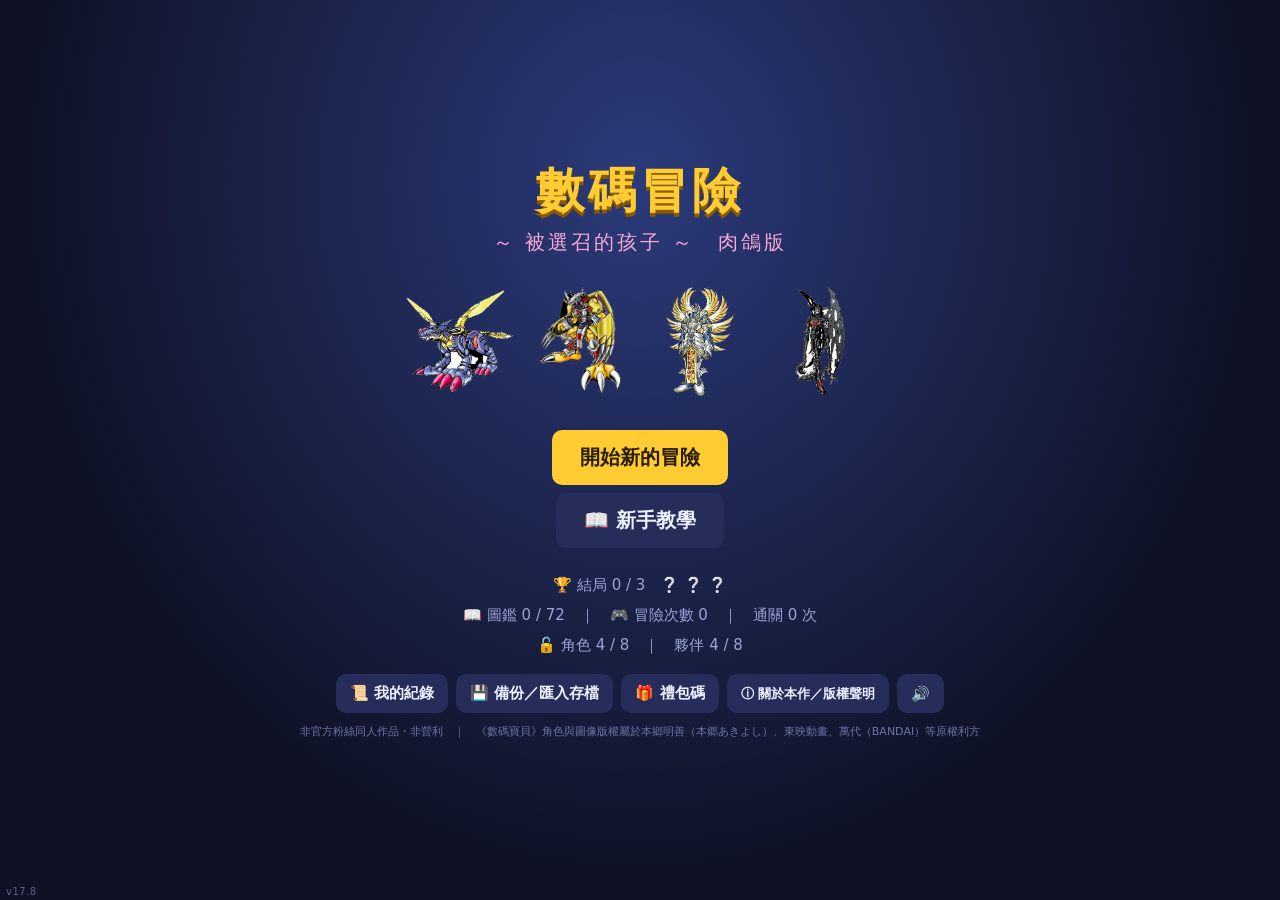
<file: index.html>
<!doctype html>
<html lang="zh-Hant">
<head>
<meta charset="utf-8">
<meta name="viewport" content="width=device-width,initial-scale=1,maximum-scale=1,user-scalable=no,viewport-fit=cover">
<meta name="theme-color" content="#0e1124">
<meta name="apple-mobile-web-app-capable" content="yes">
<meta name="mobile-web-app-capable" content="yes">
<meta name="apple-mobile-web-app-title" content="數碼冒險">
<meta name="description" content="非官方粉絲同人作品：數碼寶貝風格的肉鴿卡牌冒險遊戲">
<link rel="manifest" href="manifest.webmanifest">
<link rel="icon" href="icons/icon-192.png">
<link rel="apple-touch-icon" href="icons/apple-touch-icon.png">
<title>數碼冒險：肉鴿版</title>
<link rel="stylesheet" href="style.css?v=17.8">
</head>
<body>

<!-- 標題 -->
<div id="title" class="screen">
  <h1>數碼冒險</h1>
  <div class="subtitle">～ 被選召的孩子 ～　肉鴿版</div>
  <div class="titleArt" id="titleArt"></div>
  <div class="selectBtns col">
    <button class="btn big hidden" id="btnContinue"></button>
    <button class="btn primary big" id="btnNew">開始新的冒險</button>
    <button class="btn big hidden" id="btnPart2">🌍 第二部・伺服大陸篇</button>
    <button class="btn big hidden" id="btnPart3">🌋 第三部・黑暗四天王篇</button>
    <button class="btn big" id="btnTutorial">📖 新手教學</button>
  </div>
  <div id="titleMeta"></div>
  <div class="selectBtns"><button class="btn" id="btnRecords">📜 我的紀錄</button><button class="btn" id="btnSave">💾 備份／匯入存檔</button><button class="btn" id="btnGiftCode">🎁 禮包碼</button><button class="btn" id="btnAbout">ⓘ 關於本作／版權聲明</button><button class="btn soundBtn" title="聲音設定（M 鍵：全部靜音）">🔊</button></div>
  <div class="credit">非官方粉絲同人作品・非營利　｜　《數碼寶貝》角色與圖像版權屬於本鄉明善（本郷あきよし）、東映動畫、萬代（BANDAI）等原權利方</div>
</div>

<!-- 選孩子 -->
<div id="kidSelect" class="screen hidden">
  <h1>選擇被選召的孩子</h1>
  <p class="sub">每個孩子都有自己的徽章、加成與弱點</p>
  <div id="kidList"></div>
  <div class="selectBtns">
    <button class="btn big" id="btnKidBack">返回</button>
    <button class="btn primary big" id="btnKidOk" disabled>就是我了！</button>
  </div>
</div>

<!-- 選夥伴 -->
<div id="select" class="screen hidden">
  <h1>選擇夥伴</h1>
  <p class="sub">達成條件可以解鎖更多夥伴</p>
  <div id="starterList"></div>
  <div class="selectBtns">
    <button class="btn big" id="btnBackTitle">返回</button>
    <button class="btn primary big" id="btnChoose" disabled>就決定是你了！</button>
  </div>
</div>

<!-- 共用 HUD -->
<div id="hud" class="hidden">
  <div id="hudKid" class="hudKid"></div>
  <div class="t"><span id="hudPic"></span><div><div id="hudName"></div><div id="hudSub" class="mini2"></div><div id="hudQuick" class="mini2"></div></div></div>
  <div class="mini"><span>HP</span><span id="hudHp"></span></div>
  <div class="bar"><i id="hudHpBar"></i></div>
  <div class="mini"><span>EXP</span><span id="hudExp"></span></div>
  <div class="bar exp"><i id="hudExpBar"></i></div>
  <div class="mini"><span>🔥 勇氣值（全隊共用）</span><span class="courageVal"></span></div>
  <div class="bar courage courageBar" title="勇氣值（全隊共用）：用來進化。刻度是 30／60／100，戰鬥結束後保留一半"><i></i><s style="left:25%"></s><s style="left:50%"></s><s style="left:83.3%"></s></div>
  <div class="mini"><span>💰 數碼幣</span><span id="hudBits"></span></div>
  <div id="hudTeam"></div>
  <div id="hudItems"></div>
  <div id="hudRelics"></div>
  <div class="hbtns">
    <button class="btn" id="btnTeam">👥 隊伍 (T)</button>
    <button class="btn" id="btnDeck">🃏 牌組 (C)</button>
    <button class="btn" id="btnBagField">🎒 背包 (I)</button>
    <button class="btn soundBtn" title="聲音設定（M 鍵：全部靜音）">🔊</button>
  </div>
  <button class="btn quit" id="btnQuit">回到標題</button>
</div>

<!-- 路線圖 -->
<div id="routeScreen" class="hidden">
  <div class="routeHead"><h2 id="routeTitle"></h2><div id="routeSub" class="sub"></div></div>
  <div id="routeWrap"><div id="routeMap"></div></div>
  <div class="routeLegend"><span>⚔️ 戰鬥</span><span>💀 精英</span><span>❓ 事件</span><span>💗 回復泉</span><span>🛒 商店</span><span>🥚 數碼蛋</span><span>🎁 寶藏</span><span>🧩 古代遺跡</span><span>😈 頭目</span></div>
</div>

<!-- 探索地圖 -->
<div id="areaScreen" class="hidden">
  <canvas id="area" width="768" height="512"></canvas>
  <div id="joyZone"></div>
  <div id="joyBase"><div id="joyKnob"></div></div>
  <div id="joyHint">👆 按住左半邊拖曳移動</div>
  <div id="dpad">
    <button data-k="arrowup" class="up">▲</button>
    <button data-k="arrowleft" class="left">◀</button>
    <button data-k="arrowright" class="right">▶</button>
    <button data-k="arrowdown" class="down">▼</button>
  </div>
  <div id="areaHelp">方向鍵 / WASD 移動（也可以點地圖自動走過去；手機按住左半邊拖曳）　｜　碰到東西就會互動　｜　迷霧中藏著敵人和寶箱　｜　找到發光的傳送門離開　｜　T 隊伍　C 牌組</div>
</div>

<!-- 戰鬥 -->
<div id="battle" class="hidden">
  <div id="battleRelics"></div>
  <button class="btn" id="btnHelp">❓ 說明 (H)</button>
  <button class="btn soundBtn" id="btnSoundBattle" title="聲音設定（M 鍵：全部靜音）">🔊</button>
  <div id="domainBar" class="hidden"></div>
  <div id="bNotice" class="hidden"></div>
  <div class="arena" id="arena">
    <canvas id="arenaBg"></canvas>
    <div class="unit bench" id="bUnit2"><div class="ring"></div><div class="shadow"></div><div class="sprite"><span class="emo"></span></div><div class="miniHp"><i></i></div></div>
    <div class="unit bench" id="bUnit1"><div class="ring"></div><div class="shadow"></div><div class="sprite"><span class="emo"></span></div><div class="miniHp"><i></i></div></div>
    <div class="unit foe" id="eUnit"><div class="ring"></div><div class="shadow"></div><div class="sprite"><span class="emo"></span></div><div class="miniHp"><i></i></div></div>
    <div class="unit mine" id="pUnit"><div class="ring"></div><div class="shadow"></div><div class="sprite"><span class="emo"></span></div><div class="miniHp"><i></i></div></div>
    <div class="fighter" id="pPanel">
      <div class="block hidden"></div>
      <div class="fhead"><span><span class="fname"></span> <span class="flv"></span></span><span class="fattr"></span></div>
      <div class="row"><span>HP</span><span class="hptxt"></span></div>
      <div class="bar hp"><i></i></div>
      <div class="row"><span>行動條</span><span class="spdtxt"></span></div>
      <div class="bar atb" title="行動條：集滿就輪到你行動，輪到你時時間會暫停"><i></i></div>
      <div class="row"><span>🔥 勇氣值</span><span class="courageVal"></span></div>
      <div class="bar courage courageBar" title="勇氣值（全隊共用）：用來進化。刻度是 30／60／100，戰鬥結束後保留一半"><i></i><s style="left:25%"></s><s style="left:50%"></s><s style="left:83.3%"></s></div>
      <div class="row crestRow hidden"><span>🔰 徽章刻度</span><span class="crestVal"></span></div>
      <div class="statuses"></div>
      <div class="bench"></div>
    </div>
    <div class="fighter" id="ePanel">
      <div class="intent"></div>
      <button id="domBadge" class="hidden" title="查看領域效果"></button>
      <div class="block hidden"></div>
      <div class="fhead"><span><span class="fname"></span> <span class="flv"></span></span><span class="fattr"></span></div>
      <div class="row"><span>HP</span><span class="hptxt"></span></div>
      <div class="bar hp"><i></i></div>
      <div class="row"><span>行動條</span><span class="spdtxt"></span></div>
      <div class="bar atb enemy" title="敵人的行動條：集滿就會攻擊你"><i></i></div>
      <div class="statuses"></div>
    </div>
    <div class="log" id="log"></div>
    <div class="vignette"></div>
  </div>
  <div class="handbar">
    <div class="energy"><div class="orb" id="orb" title="能量：出牌要花能量，沒用完的最多保留 2 點到下回合">3</div><div class="piles" id="piles"></div></div>
    <div class="hand" id="hand"></div>
    <div class="btns">
      <button class="btn evo" id="btnEvo">✨ 進化 (E)</button>
      <button class="btn primary" id="btnEnd">結束回合 (空白鍵)</button>
      <button class="btn persuade" id="btnPersuade">🤝 勸降 (R)</button>
      <div class="btnrow">
        <button class="btn" id="btnSwitch">🔄 換手 (Q)</button>
        <button class="btn" id="btnBag">🎒 道具</button>
        <button class="btn" id="btnFlee">逃跑</button>
      </div>
    </div>
  </div>
  <div id="evoPanel" class="popup hidden"></div>
  <div id="switchPanel" class="popup hidden"></div>
  <div id="bagPanel" class="popup hidden"></div>
  <div id="persuadePanel" class="popup hidden"></div>
  <div id="result" class="hidden"><h2></h2><p></p></div>
</div>

<div id="reward" class="screen hidden"></div>
<div id="overlay" class="screen hidden"></div>
<div id="modal" class="screen hidden"></div>
<div id="dialog" class="hidden"></div>
<div id="vfxLayer"></div>
<div id="coachRing" class="hidden"></div>
<div id="coachTip" class="hidden"></div>
<div id="evoFlash" class="hidden"></div>
<div id="banner"></div>
<div id="toast"></div>
<div id="verTag"></div>
<div id="updateBar" class="hidden">🆕 有新版本了！點這裡更新（存檔會保留）</div>

<script src="js/version.js?v=17.8"></script>
<script src="js/data.js?v=17.8"></script>
<script src="js/ui.js?v=17.8"></script>
<script src="js/sfx.js?v=17.8"></script>
<script src="js/bgm.js?v=17.8"></script>
<script src="js/vfx.js?v=17.8"></script>
<script src="js/scene.js?v=17.8"></script>
<script src="js/battle.js?v=17.8"></script>
<script src="js/three.min.js"></script>
<script src="js/island.js?v=17.8"></script>
<script src="js/world.js?v=17.8"></script>
<script src="js/area3d.js?v=17.8"></script>
<script src="js/cutscene.js?v=17.8"></script>
<script src="js/story.js?v=17.8"></script>
<script src="js/puzzle.js?v=17.8"></script>
<script src="js/assist.js?v=17.8"></script>
<script src="js/part2.js?v=17.8"></script>
<script src="js/ch5.js?v=17.8"></script>
<script src="js/ch6.js?v=17.8"></script>
<script src="js/part3.js?v=17.8"></script>
<script src="js/final.js?v=17.8"></script>
<script src="js/tutorial.js?v=17.8"></script>
<script src="js/main.js?v=17.8"></script>
<script>
  if ('serviceWorker' in navigator && location.protocol.startsWith('http')) {
    let hadController = !!navigator.serviceWorker.controller;
    navigator.serviceWorker.register('sw.js').then(reg => {
      setInterval(() => reg.update(), 30 * 60 * 1000);
      document.addEventListener('visibilitychange', () => { if (!document.hidden) reg.update(); });
    }).catch(() => {});
    // 新版本接手時（不是第一次安裝），顯示更新提示
    navigator.serviceWorker.addEventListener('controllerchange', () => {
      if (hadController) document.getElementById('updateBar').classList.remove('hidden');
      hadController = true;
    });
    document.getElementById('updateBar').onclick = () => location.reload();
  }
  document.getElementById('verTag').textContent = 'v' + GAME_VERSION;
</script>
</body>
</html>
</file>
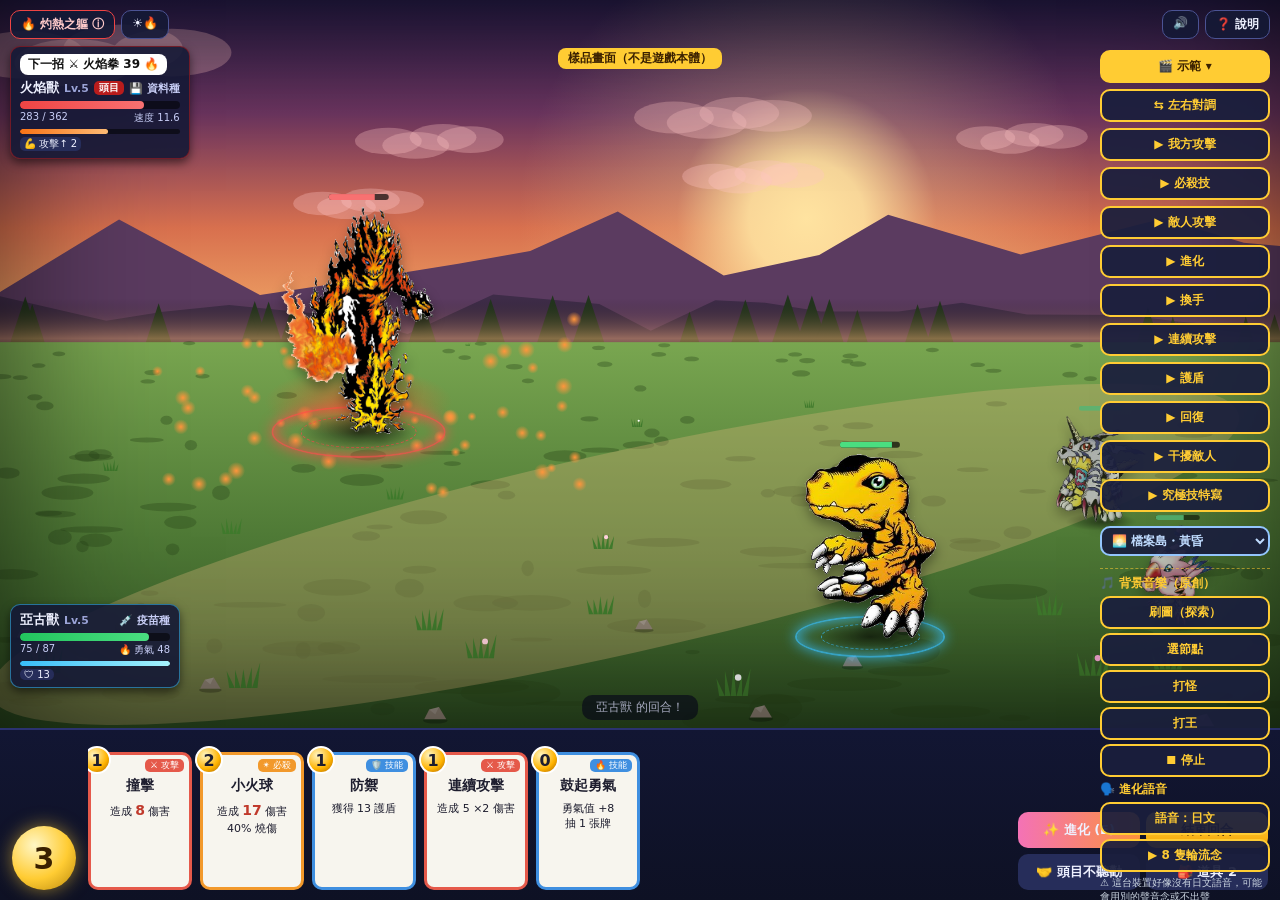
<file: battle-mock/index.html>
<!doctype html>
<html lang="zh-Hant">
<head>
<meta charset="utf-8">
<meta name="viewport" content="width=device-width,initial-scale=1,maximum-scale=1,user-scalable=no,viewport-fit=cover">
<title>戰鬥畫面樣品</title>
<style>
  :root { --accent: #ffcc33; --panel: #141936e6; }
  * { box-sizing: border-box; }
  html, body { margin: 0; height: 100%; overflow: hidden; background: #0e1124; color: #eef1ff; position: fixed; inset: 0;
    font-family: "Microsoft JhengHei", "PingFang TC", "Noto Sans TC", system-ui, sans-serif; user-select: none; }
  #game { position: absolute; inset: 0; display: flex; flex-direction: column; }

  /* ================= 戰場 ================= */
  #field { position: relative; flex: 1; overflow: hidden; }
  /* 天空與遠景 */
  .sky { position: absolute; inset: 0; background: linear-gradient(180deg, #2b1d4a 0%, #7a3b5c 28%, #e07a4f 46%, #f6b26b 52%); }
  .sun { position: absolute; left: 62%; top: 30%; width: 120px; height: 120px; border-radius: 50%; transform: translate(-50%, -50%);
    background: radial-gradient(circle, #fff3c4 0%, #ffb35c 45%, rgba(255,140,60,0) 70%); filter: blur(1px); }
  .far { position: absolute; left: 0; right: 0; top: 34%; height: 22%; }
  .far svg { width: 100%; height: 100%; display: block; }
  /* 地面：透視 */
  .groundWrap { position: absolute; left: -40%; right: -40%; top: 50%; bottom: -10%; perspective: 520px; perspective-origin: 50% 0%; }
  .ground { position: absolute; inset: 0; transform-origin: 50% 0%; transform: rotateX(62deg);
    background:
      radial-gradient(ellipse at 50% 0%, rgba(255,190,120,.35), transparent 55%),
      repeating-linear-gradient(90deg, rgba(0,0,0,.10) 0 2px, transparent 2px 80px),
      repeating-linear-gradient(0deg, rgba(0,0,0,.10) 0 2px, transparent 2px 80px),
      linear-gradient(180deg, #4f7a3a, #3f6a2e 60%, #2f5223); }
  .groundFade { position: absolute; left: 0; right: 0; top: 50%; height: 12%; background: linear-gradient(180deg, rgba(246,178,107,.55), transparent); pointer-events: none; }
  /* 戰場上的對角光帶（像舞台） */
  .stage { position: absolute; left: 50%; top: 66%; width: 130%; height: 34%; transform: translate(-50%, -50%) rotate(-14deg);
    background: radial-gradient(ellipse at center, rgba(255,230,170,.18), transparent 65%); pointer-events: none; }
  #bg { position: absolute; inset: 0; width: 100%; height: 100%; display: block; }
  .ring { position: absolute; left: 50%; bottom: -9%; width: 110%; height: 22%; transform: translateX(-50%); border-radius: 50%; pointer-events: none;
    border: 2px solid var(--rc); box-shadow: 0 0 14px var(--rc), inset 0 0 14px var(--rc); background: radial-gradient(ellipse, transparent 55%, color-mix(in srgb, var(--rc) 25%, transparent)); opacity: .75; animation: ringP 2s ease-in-out infinite; }
  .ring::after { content: ""; position: absolute; inset: 16%; border-radius: 50%; border: 1.5px dashed var(--rc); animation: spin 8s linear infinite; }
  @keyframes ringP { 50% { opacity: .45; } } @keyframes spin { to { transform: rotate(360deg); } }
  .unit[data-slot] .ring { --rc: #38bdf8; } #enemy .ring { --rc: #ff4d4d; }
  .unit.bench .ring { display: none; } .unit.bench .miniHp { width: 44px; height: 5px; }
  .unit { transition: left .35s cubic-bezier(.3,.8,.4,1), top .35s cubic-bezier(.3,.8,.4,1), height .35s, opacity .35s, filter .35s; }
  .unit.arrive img { animation: arrive .45s ease-out; } @keyframes arrive { 0% { transform: translateY(-14%) scale(.9); } 60% { transform: translateY(3%) scale(1.04); } 100% { transform: none; } }
  .vignette { position: absolute; inset: 0; box-shadow: inset 0 0 160px rgba(0,0,0,.65); pointer-events: none; }

  /* 角色 */
  .unit { position: absolute; transform: translate(-50%, -100%); transition: left .28s cubic-bezier(.3,.8,.4,1), top .28s cubic-bezier(.3,.8,.4,1); }
  .unit .shadow { position: absolute; left: 50%; bottom: -6%; width: 78%; height: 16%; transform: translateX(-50%); border-radius: 50%;
    background: radial-gradient(ellipse, rgba(0,0,0,.55), transparent 70%); }
  .unit img { display: block; height: 100%; width: auto; filter: drop-shadow(0 6px 6px rgba(0,0,0,.35)); animation: breathe 2.4s ease-in-out infinite; transform-origin: 50% 100%; }
  .unit.flip img { transform: scaleX(-1); animation-name: breatheFlip; }
  @keyframes breathe { 50% { transform: translateY(-2.5%) scaleY(1.01); } }
  @keyframes breatheFlip { 0%, 100% { transform: scaleX(-1); } 50% { transform: scaleX(-1) translateY(-2.5%) scaleY(1.01); } }
  .unit.hit img { filter: brightness(3) drop-shadow(0 0 10px #fff); }
  .unit.shake { animation: shake .3s; }
  @keyframes shake { 20% { margin-left: -10px; } 40% { margin-left: 9px; } 60% { margin-left: -6px; } 80% { margin-left: 4px; } }
  .unit.bench { opacity: .78; filter: saturate(.8) brightness(.85); z-index: 1; } .unit:not(.bench) { z-index: 2; }
  .unit.boss .aura { position: absolute; left: 50%; bottom: 0; width: 120%; height: 30%; transform: translateX(-50%); border-radius: 50%;
    background: radial-gradient(ellipse, rgba(255,80,40,.55), transparent 70%); animation: pulse 1.6s ease-in-out infinite; }
  @keyframes pulse { 50% { opacity: .45; transform: translateX(-50%) scale(1.15); } }

  /* 頭頂資訊 */
  .tag { position: absolute; left: 50%; bottom: 100%; transform: translateX(-50%); margin-bottom: 6px; min-width: 150px; text-align: left;
    background: var(--panel); border: 1.5px solid #4b5394; border-radius: 10px; padding: 5px 8px 6px; box-shadow: 0 4px 10px #0008; white-space: nowrap; }
  .tag .nm { font-size: 13px; font-weight: 900; display: flex; align-items: center; gap: 5px; }
  .tag .nm small { color: #9aa3d6; font-weight: 700; }
  .tag .boss { background: #b91c1c; color: #fff; font-size: 10px; border-radius: 5px; padding: 0 5px; }
  .tag .attr { margin-left: auto; font-size: 11px; color: #c7cdf5; }
  .bar { height: 8px; border-radius: 4px; background: #0008; overflow: hidden; margin-top: 4px; }
  .bar i { display: block; height: 100%; border-radius: 4px; }
  .bar.hp i { background: linear-gradient(90deg, #22c55e, #4ade80); }
  .bar.hp.e i { background: linear-gradient(90deg, #ef4444, #f87171); }
  .bar.atb { height: 5px; } .bar.atb i { background: linear-gradient(90deg, #38bdf8, #a5f3fc); }
  .bar.atb.e i { background: linear-gradient(90deg, #f97316, #fdba74); }
  .tag .hpn { font-size: 10px; color: #c7cdf5; margin-top: 2px; display: flex; justify-content: space-between; }
  .sts { display: flex; gap: 3px; margin-top: 3px; } .sts span { font-size: 10px; background: #262d5a; border-radius: 5px; padding: 0 4px; }
  .intent { display: inline-block; background: #fff; color: #111; font-weight: 900; font-size: 12px; border-radius: 8px; padding: 2px 8px; margin-bottom: 4px; white-space: nowrap; }
  .benchTag { position: absolute; left: 50%; bottom: 100%; transform: translateX(-50%); margin-bottom: 2px; width: 56px; }
  .benchTag .bar { margin: 0; height: 5px; }


  /* 固定位置的資訊框 */
  .fixPanel { position: absolute; z-index: 4; min-width: 170px; background: var(--panel); border: 1.5px solid #4b5394; border-radius: 10px; padding: 6px 9px 7px; box-shadow: 0 4px 10px #0008; }
  .fixPanel .nm { font-size: 13px; font-weight: 900; display: flex; align-items: center; gap: 5px; white-space: nowrap; }
  .fixPanel .nm small { color: #9aa3d6; font-weight: 700; }
  .fixPanel .boss { background: #b91c1c; color: #fff; font-size: 10px; border-radius: 5px; padding: 0 5px; }
  .fixPanel .attr { margin-left: auto; font-size: 11px; color: #c7cdf5; }
  .fixPanel .hpn { font-size: 10px; color: #c7cdf5; margin-top: 2px; display: flex; justify-content: space-between; gap: 8px; }
  .fixPanel.e { left: 10px; top: 46px; border-color: #b91c1c88; }
  .fixPanel.p { left: 10px; bottom: 40px; border-color: #38bdf888; }
  /* 左右對調 */
  body.mirror .unit img { transform: scaleX(-1); animation-name: breatheFlip; }
  body.mirror #enemy img { transform: none; animation-name: breathe; }
  body.mirror .fixPanel.e { left: auto; right: 10px; } body.mirror .fixPanel.p { left: auto; right: 10px; }
  body.mirror .demo { top: 140px; }
  .demo.collapsed > :not(#dToggle) { display: none !important; }
  .audio { display: flex; flex-direction: column; gap: 4px; margin-top: 6px; padding-top: 6px; border-top: 1px dashed #ffcc3388; color: #ffcc33; font-size: 12px; }
  .audio button.on { background: #ffcc33; color: #1a1f3d; }
  .audio small { color: #cbd5e1; font-size: 10px; max-width: 170px; }
  @media (orientation: portrait) and (max-width: 700px) { .audio { grid-column: 1 / -1; display: grid; grid-template-columns: 1fr 1fr; } .audio b, .audio small { grid-column: 1 / -1; } }
  #dToggle { background: #ffcc33 !important; color: #3a2000 !important; }
  body.mirror .cutin .band img { left: auto; right: 14%; transform: skewY(8deg); } body.mirror .cutin .band .nm { right: auto; left: 16%; }
  .miniHp { position: absolute; left: 50%; bottom: 100%; transform: translateX(-50%); margin-bottom: 4px; width: 60px; height: 6px; border-radius: 3px; background: #000a; overflow: hidden; }
  .miniHp i { display: block; height: 100%; background: #f87171; } .miniHp.p i { background: #4ade80; }
  .label { transition: opacity .6s; }

  /* ===== 各種技能的動畫 ===== */
  .shieldFx { position: absolute; width: 150px; height: 170px; transform: translate(-50%, -50%) scale(.2); opacity: 0; pointer-events: none;
    transition: transform .25s cubic-bezier(.2,1.6,.4,1), opacity .25s; filter: drop-shadow(0 0 12px #7dd3fc); }
  .shieldFx.on { transform: translate(-50%, -50%) scale(1); opacity: 1; }
  .shieldFx.off { opacity: 0; transform: translate(-50%, -50%) scale(1.2); transition: opacity .4s, transform .4s; }
  .healP { position: absolute; width: 10px; height: 10px; border-radius: 50%; pointer-events: none; transform: translate(-50%, -50%);
    background: radial-gradient(circle, #fff, #4ade80 50%, rgba(74,222,128,0) 70%); animation: healUp 1.1s ease-out forwards; }
  @keyframes healUp { 0% { opacity: 0; } 15% { opacity: 1; } 100% { opacity: 0; transform: translate(-50%, -50%) translateY(-120px) scale(.6); } }
  .healRing { position: absolute; width: 160px; height: 40px; transform: translate(-50%, -50%); border-radius: 50%; border: 3px solid #4ade80;
    box-shadow: 0 0 20px #4ade80; pointer-events: none; animation: healRing .9s ease-out forwards; }
  @keyframes healRing { from { opacity: 1; transform: translate(-50%, -50%) scale(.4); } to { opacity: 0; transform: translate(-50%, -50%) scale(1.4); } }
  .dmg.heal { color: #bbf7d0; text-shadow: 0 0 4px #000, 0 3px 0 #15803d; }
  .dmg.buff { color: #fecaca; font-size: 22px; text-shadow: 0 0 4px #000, 0 2px 0 #7f1d1d; }
  .dmg.big { font-size: 56px; color: #fde68a; text-shadow: 0 0 8px #000, 0 4px 0 #b45309; }
  .reticle { position: absolute; width: 150px; height: 150px; transform: translate(-50%, -50%) rotate(0) scale(2); opacity: 0; pointer-events: none;
    border: 3px solid #f87171; border-radius: 50%; box-shadow: 0 0 14px #ef4444; transition: transform .45s cubic-bezier(.2,.8,.3,1), opacity .2s; }
  .reticle::before, .reticle::after { content: ''; position: absolute; background: #f87171; }
  .reticle::before { left: 50%; top: -18px; bottom: -18px; width: 3px; transform: translateX(-50%); }
  .reticle::after { top: 50%; left: -18px; right: -18px; height: 3px; transform: translateY(-50%); }
  .reticle.on { opacity: 1; transform: translate(-50%, -50%) rotate(135deg) scale(.7); }
  .reticle.lock { border-color: #fff; box-shadow: 0 0 24px #fff; }
  .cutin { position: absolute; inset: 0; z-index: 30; pointer-events: none; }
  .cutin .dim { position: absolute; inset: 0; background: rgba(0,0,0,.6); opacity: 0; transition: opacity .2s; }
  .cutin .band { position: absolute; left: -10%; right: -10%; top: 32%; height: 34%; transform: skewY(-8deg) translateX(110%);
    background: linear-gradient(90deg, rgba(249,115,22,0), #f97316 15%, #fbbf24 50%, #f97316 85%, rgba(249,115,22,0));
    box-shadow: 0 0 40px #f97316; transition: transform .28s cubic-bezier(.2,.9,.3,1); overflow: hidden; }
  .cutin .band::before { content: ''; position: absolute; inset: 0; background: repeating-linear-gradient(90deg, rgba(255,255,255,.18) 0 4px, transparent 4px 26px); animation: speed .3s linear infinite; }
  @keyframes speed { to { transform: translateX(-26px); } }
  .cutin .band img { position: absolute; left: 14%; top: -18%; height: 150%; transform: skewY(8deg) scaleX(-1); filter: drop-shadow(0 0 16px #fff); }
  .cutin .band .nm { position: absolute; right: 16%; top: 50%; transform: translateY(-50%) skewY(8deg); font-size: clamp(28px, 6vw, 60px); font-weight: 900; color: #fff;
    text-shadow: 0 0 10px #b45309, 0 4px 0 #7c2d12; letter-spacing: 4px; white-space: nowrap; }
  .cutin.on .dim { opacity: 1; } .cutin.on .band { transform: skewY(-8deg) translateX(0); }
  .cutin.out .band { transform: skewY(-8deg) translateX(-120%); transition: transform .22s ease-in; }
  .cutin.out .dim { opacity: 0; }
  .meteor { position: absolute; width: 130px; height: 130px; border-radius: 50%; transform: translate(-50%, -50%); pointer-events: none;
    background: radial-gradient(circle, #fff 0%, #ffe08a 25%, #ff7a1a 55%, rgba(255,60,0,0) 72%); box-shadow: 0 0 60px 30px rgba(255,110,30,.7); }
  .boom { position: absolute; width: 60px; height: 60px; border-radius: 50%; transform: translate(-50%, -50%); pointer-events: none;
    background: radial-gradient(circle, #fff, #ffd27a 30%, #ff6a00 55%, rgba(255,60,0,0) 70%); animation: boom .6s ease-out forwards; }
  @keyframes boom { from { opacity: 1; transform: translate(-50%, -50%) scale(.5); } to { opacity: 0; transform: translate(-50%, -50%) scale(6); } }
  #field.quake { animation: quake .5s; } @keyframes quake { 10%, 50%, 90% { transform: translate(-6px, 3px); } 30%, 70% { transform: translate(6px, -3px); } }
  /* 特效 */
  .fx { position: absolute; pointer-events: none; }
  .fireball { width: 44px; height: 44px; border-radius: 50%; transform: translate(-50%, -50%);
    background: radial-gradient(circle, #fff 0%, #ffd27a 30%, #ff7a1a 60%, rgba(255,90,0,0) 72%); box-shadow: 0 0 30px 10px rgba(255,120,30,.6); }
  .slash { width: 140px; height: 140px; transform: translate(-50%, -50%) rotate(-30deg); border-radius: 50%;
    border-top: 6px solid #fff; filter: drop-shadow(0 0 8px #ffcc33); animation: slashA .25s ease-out forwards; }
  @keyframes slashA { from { opacity: 1; transform: translate(-50%, -50%) rotate(-80deg) scale(.6); } to { opacity: 0; transform: translate(-50%, -50%) rotate(20deg) scale(1.2); } }
  .dmg { position: absolute; transform: translate(-50%, -50%); font-size: 34px; font-weight: 900; color: #fff; pointer-events: none;
    text-shadow: 0 0 4px #000, 0 3px 0 #b91c1c; animation: dmgUp .8s ease-out forwards; }
  @keyframes dmgUp { 0% { transform: translate(-50%, -50%) scale(.6); } 20% { transform: translate(-50%, -80%) scale(1.25); } 100% { transform: translate(-50%, -170%) scale(1); opacity: 0; } }
  .flash { position: absolute; inset: 0; background: #fff; opacity: 0; pointer-events: none; transition: opacity .15s; }

  /* 角落 */
  .corner { position: absolute; top: 10px; display: flex; gap: 6px; z-index: 5; }
  .corner.l { left: 10px; } .corner.r { right: 10px; }
  .chip { background: var(--panel); border: 1.5px solid #4b5394; border-radius: 10px; padding: 5px 10px; font-size: 12px; font-weight: 800; }
  .chip.dom { border-color: #ef4444; color: #fecaca; }
  .log { position: absolute; left: 50%; bottom: 8px; transform: translateX(-50%); background: #0b0e20b3; border-radius: 10px; padding: 4px 14px;
    font-size: 12px; color: #dfe3ff; white-space: nowrap; }

  /* ================= 下方：手牌與按鈕（跟現在的遊戲一樣） ================= */
  #bottom { background: linear-gradient(180deg, #121633, #0e1124); border-top: 2px solid #2b3270; padding: 10px 12px max(10px, env(safe-area-inset-bottom)); display: flex; gap: 12px; align-items: flex-end; }
  .orb { width: 64px; height: 64px; border-radius: 50%; flex: none; display: flex; align-items: center; justify-content: center; font-size: 30px; font-weight: 900;
    background: radial-gradient(circle at 35% 30%, #fff6c4, #ffcc33 55%, #b8860b); color: #3a2000; box-shadow: 0 0 18px #ffcc3388; }
  .hand { display: flex; gap: 8px; flex: 1; overflow-x: auto; padding-top: 12px; }
  .card { width: 104px; height: 138px; flex: none; border-radius: 10px; background: #f7f5ee; color: #1d1d2e; border: 3px solid var(--c, #888); position: relative; padding: 22px 7px 6px; }
  .card .cost { position: absolute; top: -9px; left: -8px; width: 28px; height: 28px; border-radius: 50%; background: radial-gradient(circle at 35% 30%, #fff6c4, #ffb300 60%, #a35d00);
    border: 2px solid #fff; font-weight: 900; display: flex; align-items: center; justify-content: center; }
  .card .ct { position: absolute; top: 4px; right: 5px; font-size: 9px; color: #fff; background: var(--c); border-radius: 5px; padding: 0 5px; }
  .card b { display: block; text-align: center; font-size: 14px; } .card p { margin: 6px 0 0; font-size: 11px; text-align: center; line-height: 1.4; }
  .card.atk { --c: #e5594a; } .card.skill { --c: #3f8fe0; } .card.sig { --c: #f2992b; }
  .btns { display: grid; grid-template-columns: 1fr 1fr; gap: 6px; flex: none; width: 250px; }
  .btn { border: none; border-radius: 10px; padding: 9px 8px; font-size: 13px; font-weight: 800; background: #262d5a; color: #eef1ff; cursor: pointer; font-family: inherit; }
  .btn.evo { background: linear-gradient(90deg, #f472b6, #fb923c); } .btn.end { background: linear-gradient(180deg, #ffd84d, #f5a300); color: #3a2000; }

  /* 樣品用的控制列 */
  .demo { position: fixed; right: 10px; top: 50px; display: flex; flex-direction: column; gap: 6px; z-index: 20; }
  .demo button { border: 2px solid #ffcc33; background: #1a1f3dee; color: #ffcc33; font-weight: 900; border-radius: 10px; padding: 6px 10px; font-size: 12px; cursor: pointer; font-family: inherit; }
  .themes { display: flex; flex-direction: column; gap: 4px; margin-top: 8px; }
  .themes select { border: 2px solid #93c5fd; background: #1a1f3dee; color: #bfdbfe; font-weight: 900; border-radius: 10px; padding: 5px 6px; font-size: 12px; font-family: inherit; }
  @media (orientation: portrait) and (max-width: 700px) { .demo { top: 40px; gap: 4px; display: grid; grid-template-columns: 1fr 1fr; width: 170px; } .demo button { padding: 4px 6px; font-size: 10px; } .themes { grid-column: 1 / -1; margin-top: 2px; } }
  .label { position: fixed; left: 50%; top: 48px; transform: translateX(-50%); background: #ffcc33; color: #3a2000; font-weight: 900; font-size: 12px; border-radius: 8px; padding: 2px 10px; z-index: 20; }


  /* ================= 手機橫拿：高度很矮，下方的卡片、按鈕、資訊框都縮小 ================= */
  @media (orientation: landscape) and (max-height: 500px) {
    #bottom { padding: 3px 8px max(3px, env(safe-area-inset-bottom)); gap: 8px; align-items: center; }
    .hand { padding-top: 8px; gap: 6px; }
    .card { width: 66px; height: 86px; padding: 15px 4px 4px; border-width: 2px; border-radius: 8px; }
    .card b { font-size: 11px; } .card p { font-size: 9px; margin-top: 2px; line-height: 1.3; }
    .card .ct { font-size: 8px; padding: 0 3px; top: 3px; right: 3px; }
    .card .cost { width: 20px; height: 20px; font-size: 12px; top: -6px; left: -5px; }
    .orb { width: 42px; height: 42px; font-size: 20px; }
    .btns { width: 210px; gap: 4px; } .btn { padding: 5px 6px; font-size: 11px; }
    .fixPanel { min-width: 130px; padding: 3px 7px 4px; } .fixPanel .nm { font-size: 11px; } .fixPanel .attr, .fixPanel .sts { display: none; }
    .fixPanel .hpn { font-size: 9px; } .bar { height: 6px; margin-top: 3px; } .intent { font-size: 10px; padding: 1px 6px; margin-bottom: 2px; }
    .fixPanel.e { top: 32px; } .fixPanel.p { bottom: 26px; }
    .corner { top: 4px; } .chip { padding: 2px 7px; font-size: 10px; }
    .log { font-size: 10px; bottom: 3px; padding: 2px 10px; }
    .demo { top: 32px; gap: 3px; display: grid; grid-template-columns: 1fr 1fr; width: 190px; } .demo button { padding: 3px 6px; font-size: 10px; } .themes { grid-column: 1 / -1; margin-top: 0; }
    .themes select { padding: 2px 4px; font-size: 10px; }
    .label { top: 4px; font-size: 10px; }
    body.mirror .demo { top: 32px; right: auto; left: 10px; }
  }
  /* ================= 手機直拿 ================= */
  @media (orientation: portrait) and (max-width: 700px) {
    #bottom { flex-wrap: wrap; gap: 8px; }
    .hand { order: 1; flex-basis: 100%; }
    .orb { order: 2; width: 52px; height: 52px; font-size: 24px; }
    .btns { order: 3; flex: 1; width: auto; }
    .card { width: 88px; height: 116px; padding-top: 18px; } .card p { font-size: 10px; }
    .fixPanel { min-width: 140px; padding: 4px 7px 5px; } .fixPanel .nm { font-size: 11px; } .fixPanel .attr { display: none; } .fixPanel.e { top: 38px; } .fixPanel.p { bottom: 36px; } .corner { top: 6px; } .chip { padding: 3px 7px; font-size: 11px; }
    .intent { font-size: 11px; }
    .sun { width: 80px; height: 80px; }
  }
</style>
</head>
<body>
<div id="game">
  <div id="field">
    <canvas id="bg"></canvas>

    <!-- 敵人：左上 -->
    <div class="unit flip boss" id="enemy" data-slot="enemy">
      <div class="ring"></div><div class="aura"></div><div class="shadow"></div>
      <img src="../images/Meramon.png" alt="">
      <div class="miniHp"><i style="width:78%"></i></div>
    </div>

    <!-- 我方：最多 3 隻站在戰場上（data-slot：front 出戰、b1／b2 後排） -->
    <div class="unit bench" data-slot="b1" data-sp="Gabumon" data-name="加布獸" data-lv="5" data-hp="92" data-max="92" data-attr="💾 資料種">
      <div class="ring"></div><div class="shadow"></div><img src="../images/Gabumon.png" alt=""><div class="miniHp p"><i style="width:100%"></i></div>
    </div>
    <div class="unit bench" data-slot="b2" data-sp="Piyomon" data-name="比丘獸" data-lv="5" data-hp="49" data-max="76" data-attr="💉 疫苗種">
      <div class="ring"></div><div class="shadow"></div><img src="../images/Piyomon.png" alt=""><div class="miniHp p"><i style="width:64%"></i></div>
    </div>
    <div class="unit" data-slot="front" data-sp="Agumon" data-name="亞古獸" data-lv="5" data-hp="75" data-max="87" data-attr="💉 疫苗種">
      <div class="ring"></div><div class="shadow"></div><img src="../images/Agumon.png" alt=""><div class="miniHp p"><i style="width:86%"></i></div>
    </div>

    <!-- 固定位置的資訊框（攻擊時不會跟著角色移動） -->
    <div class="fixPanel e" id="ePanel"><div class="intent">下一招 ⚔️ 火焰拳 39 🔥</div><div class="nm">火焰獸 <small>Lv.5</small><span class="boss">頭目</span><span class="attr">💾 資料種</span></div>
        <div class="bar hp e"><i style="width:78%"></i></div><div class="hpn"><span>283 / 362</span><span>速度 11.6</span></div>
        <div class="bar atb e"><i style="width:55%"></i></div>
        <div class="sts"><span>💪 攻擊↑ 2</span></div></div>
    <div class="fixPanel p" id="pPanel"><div class="nm"><span id="pName">亞古獸</span> <small id="pLv">Lv.5</small><span class="attr" id="pAttr">💉 疫苗種</span></div>
        <div class="bar hp"><i id="pHpBar" style="width:86%"></i></div><div class="hpn"><span id="pHp">75 / 87</span><span>🔥 勇氣 48</span></div>
        <div class="bar atb"><i style="width:100%"></i></div>
        <div class="sts"><span>🛡 13</span></div></div>
    <div class="corner l"><div class="chip dom">🔥 灼熱之軀 ⓘ</div><div class="chip">☀️🔥</div></div>
    <div class="corner r"><div class="chip">🔊</div><div class="chip">❓ 說明</div></div>
    <div class="log">亞古獸 的回合！</div>
    <div class="vignette"></div>
    <div class="flash" id="flash"></div>
  </div>

  <div id="bottom">
    <div class="orb">3</div>
    <div class="hand">
      <div class="card atk"><div class="cost">1</div><div class="ct">⚔️ 攻擊</div><b>撞擊</b><p>造成 <b style="display:inline;color:#c0392b">8</b> 傷害</p></div>
      <div class="card sig"><div class="cost">2</div><div class="ct">✴️ 必殺</div><b>小火球</b><p>造成 <b style="display:inline;color:#c0392b">17</b> 傷害<br>40% 燒傷</p></div>
      <div class="card skill"><div class="cost">1</div><div class="ct">🛡️ 技能</div><b>防禦</b><p>獲得 13 護盾</p></div>
      <div class="card atk"><div class="cost">1</div><div class="ct">⚔️ 攻擊</div><b>連續攻擊</b><p>造成 5 ×2 傷害</p></div>
      <div class="card skill"><div class="cost">0</div><div class="ct">🔥 技能</div><b>鼓起勇氣</b><p>勇氣值 +8<br>抽 1 張牌</p></div>
    </div>
    <div class="btns">
      <button class="btn evo">✨ 進化 (E)</button><button class="btn end">結束回合</button>
      <button class="btn">🤝 頭目不聽勸</button><button class="btn">🎒 道具 2</button>
    </div>
  </div>
</div>

<div class="label">樣品畫面（不是遊戲本體）</div>
<div class="demo">
  <button id="dToggle">🎬 示範 ▾</button>
  <button id="dMirror">⇆ 左右對調</button>
  <button id="dAtk">▶ 我方攻擊</button>
  <button id="dFire">▶ 必殺技</button>
  <button id="dEnemy">▶ 敵人攻擊</button>
  <button id="dEvo">▶ 進化</button>
  <button id="dSwitch">▶ 換手</button>
  <button id="dMulti">▶ 連續攻擊</button>
  <button id="dShield">▶ 護盾</button>
  <button id="dHeal">▶ 回復</button>
  <button id="dDebuff">▶ 干擾敵人</button>
  <button id="dUlt">▶ 究極技特寫</button>
  <div class="themes" id="themes"></div>
  <div class="audio" id="audioBox">
    <b>🎵 背景音樂（原創）</b>
    <button data-bgm="field">刷圖（探索）</button><button data-bgm="route">選節點</button>
    <button data-bgm="battle">打怪</button><button data-bgm="boss">打王</button>
    <button id="bgmStop">⏹ 停止</button>
    <b>🗣️ 進化語音</b>
    <button id="vLang">語音：日文</button><button id="vAll">▶ 8 隻輪流念</button>
    <small id="vNote"></small>
  </div>
</div>

<script src="scene.js?v=3"></script>
<script src="bgm.js?v=3"></script>
<script>
const $ = s => document.querySelector(s);
const field = $('#field');
// 依 data-x / data-y（戰場的百分比位置）和 data-h（身高佔戰場高度的百分比）擺放
// 站位：依 slot 決定（電腦／手機直拿各一組），[x%, y%, 身高佔戰場高度 %]
// w：手機橫拿這種很扁的畫面（寬 ÷ 高 > 2.2）——角色往中間靠，避開兩邊的資訊框，身高也照比例調整
const SLOTS = { enemy: { d: [28, 60, 32], p: [30, 60, 25], w: [38, 62, 44] }, front: { d: [68, 88, 26], p: [62, 94, 23.4], w: [64, 95, 36] },
                b1: { d: [86, 72, 15], p: [88, 74, 12.8], w: [80, 70, 22] }, b2: { d: [92, 86, 14], p: [91, 88, 11.9], w: [86, 88, 21] } };
function place(el) {
  const W = field.clientWidth, H = field.clientHeight, portrait = H > W;
  let [x, y, h] = SLOTS[el.dataset.slot][W / H > 2.2 ? 'w' : portrait ? 'p' : 'd'];
  if (document.body.classList.contains('mirror')) x = 100 - x;   // 左右對調：我方在左、敵人在右
  h *= +(el.dataset.scale || 1);
  el.style.left = x + '%'; el.style.top = y + '%';
  el.style.height = (H * h / 100) + 'px';
  el.querySelector('img').style.height = '100%';
  el.dataset.homeX = x; el.dataset.homeY = y;
}
const units = [...document.querySelectorAll('.unit')];
const front = () => document.querySelector('.unit[data-slot="front"]');
function layout() { units.forEach(place); }
addEventListener('resize', layout); layout();
Scene.init($('#bg'));
const themeBox = $('#themes');
const sel = document.createElement('select'); sel.innerHTML = Object.entries(SCENES).map(([k, sc]) => `<option value="${k}">${sc.name}</option>`).join(''); sel.onchange = () => Scene.set(sel.value); themeBox.appendChild(sel);
setTimeout(() => $('.label').style.opacity = 0, 3500);

const sleep = ms => new Promise(r => setTimeout(r, ms));
const center = el => { const r = el.getBoundingClientRect(), f = field.getBoundingClientRect(); return { x: r.left - f.left + r.width / 2, y: r.top - f.top + r.height * .55 }; };
function dmg(el, n) { const c = center(el), d = document.createElement('div'); d.className = 'dmg'; d.textContent = n; d.style.left = c.x + 'px'; d.style.top = c.y + 'px'; field.appendChild(d); setTimeout(() => d.remove(), 800); }
async function hit(el, n) { el.classList.add('hit', 'shake'); dmg(el, n); await sleep(110); el.classList.remove('hit'); await sleep(200); el.classList.remove('shake'); }
async function dash(el, target, ratio) {   // 沿對角線衝向目標，再退回原位
  const hx = +el.dataset.homeX, hy = +el.dataset.homeY, tx = +target.dataset.homeX, ty = +target.dataset.homeY;
  el.style.left = (hx + (tx - hx) * ratio) + '%'; el.style.top = (hy + (ty - hy) * ratio) + '%';
  await sleep(280);
}
function home(el) { el.style.left = el.dataset.homeX + '%'; el.style.top = el.dataset.homeY + '%'; }
let busy = false;
const run = fn => async () => { if (busy) return; busy = true; try { await fn(); } finally { busy = false; } };

$('#dAtk').onclick = run(async () => {
  const H = front(), E = $('#enemy');
  await dash(H, E, .62);
  const c = center(E), s = document.createElement('div'); s.className = 'fx slash'; s.style.left = c.x + 'px'; s.style.top = c.y + 'px'; field.appendChild(s); setTimeout(() => s.remove(), 300);
  await hit(E, 8); home(H); await sleep(300);
});
$('#dFire').onclick = run(async () => {
  const H = front(), E = $('#enemy'), a = center(H), b = center(E);
  H.classList.add('shake'); await sleep(200); H.classList.remove('shake');
  const f = document.createElement('div'); f.className = 'fx fireball'; f.style.left = a.x + 'px'; f.style.top = a.y + 'px'; field.appendChild(f);
  const t0 = performance.now(), dur = 420;
  await new Promise(res => { const step = now => { const k = Math.min(1, (now - t0) / dur), arc = Math.sin(k * Math.PI) * -60;
    f.style.left = (a.x + (b.x - a.x) * k) + 'px'; f.style.top = (a.y + (b.y - a.y) * k + arc) + 'px'; k < 1 ? requestAnimationFrame(step) : res(); }; requestAnimationFrame(step); });
  f.remove(); $('#flash').style.opacity = .5; setTimeout(() => $('#flash').style.opacity = 0, 90);
  await hit(E, 17); await sleep(200);
});
$('#dEnemy').onclick = run(async () => {
  const H = front(), E = $('#enemy');
  await dash(E, H, .55); await hit(H, 39); home(E); await sleep(300);
});
const EVO = { Agumon: ['Greymon', '暴龍獸'], Gabumon: ['Garurumon', '加魯魯獸'], Piyomon: ['Birdramon', '巴多拉獸'] };
function devolveUnit(u) {   // 換下場時退化
  if (!u.dataset.evo) return;
  u.querySelector('img').src = `../images/${u.dataset.sp}.png`; u.dataset.scale = 1; delete u.dataset.evo;
}
function showPanel(u) {
  $('#pName').textContent = u.dataset.evo ? EVO[u.dataset.sp][1] : u.dataset.name; $('#pLv').textContent = 'Lv.' + u.dataset.lv; $('#pAttr').textContent = u.dataset.attr;
  $('#pHp').textContent = `${u.dataset.hp} / ${u.dataset.max}`; $('#pHpBar').style.width = (u.dataset.hp / u.dataset.max * 100) + '%';
}
$('#dEvo').onclick = run(async () => {
  const H = front(), img = H.querySelector('img'), ev = EVO[H.dataset.sp];
  $('#flash').style.transition = 'opacity .4s'; $('#flash').style.opacity = .85; await sleep(420);
  if (H.dataset.evo) devolveUnit(H);
  else { img.src = `../images/${ev[0]}.png`; H.dataset.scale = 1.38; H.dataset.evo = 1; }
  place(H); showPanel(H);
  $('#flash').style.opacity = 0; await sleep(450); $('#flash').style.transition = 'opacity .15s';
  $('.log').textContent = H.dataset.evo ? `✨ ${H.dataset.name} 進化——${ev[1]}！` : `${H.dataset.name} 的回合！`;
  if (H.dataset.evo) VOICE.evo(H.dataset.sp.toLowerCase());
});
// ---- 背景音樂、進化語音試聽 ----
document.querySelectorAll('[data-bgm]').forEach(b => b.onclick = () => {
  BGM.play(b.dataset.bgm);
  document.querySelectorAll('[data-bgm]').forEach(x => x.classList.toggle('on', x === b));
});
$('#bgmStop').onclick = () => { BGM.stop(); document.querySelectorAll('[data-bgm]').forEach(x => x.classList.remove('on')); };
const LANGS = [['ja', '語音：日文'], ['zh', '語音：中文（國語）'], ['robot', '語音：機械音'], ['off', '語音：關閉']];
function voiceNote() {
  if (VOICE.lang === 'off') { $('#vNote').textContent = '進化時不念台詞'; return; }
  const ok = VOICE.available(VOICE.lang);
  $('#vNote').textContent = VOICE.lang === 'robot' ? '合成的機械音「Evolution」，每台裝置聽起來都一樣' : ok ? '按「▶ 進化」也會念' : (VOICE.lang === 'ja' ? '⚠️ 這台裝置好像沒有日文語音，可能會用別的聲音念或不出聲' : '⚠️ 這台裝置好像沒有國語語音');
}
$('#vLang').onclick = () => { const i = (LANGS.findIndex(l => l[0] === VOICE.lang) + 1) % LANGS.length; VOICE.lang = LANGS[i][0]; $('#vLang').textContent = LANGS[i][1]; voiceNote(); VOICE.evo('agumon'); };
$('#vAll').onclick = async () => {
  const lang = VOICE.lang === 'off' ? 'ja' : VOICE.lang;
  if (lang === 'robot') { VOICE.robot(); return; }
  for (const sp of Object.keys(VOICE.JA)) {
    VOICE.evo(sp, lang);
    await new Promise(r => { const t0 = Date.now(); const w = () => (!speechSynthesis.speaking && Date.now() - t0 > 400) || Date.now() - t0 > 5000 ? r() : setTimeout(w, 150); setTimeout(w, 300); });
  }
};
if ('speechSynthesis' in window) speechSynthesis.onvoiceschanged = voiceNote;
setTimeout(voiceNote, 500);
// 換手：出戰的退到最後面，後排第一隻走到前面（三隻輪流）
function doSwitch() {
  const F = front(), N = document.querySelector('.unit[data-slot="b1"]'), L = document.querySelector('.unit[data-slot="b2"]');
  $('.log').textContent = `${F.dataset.name} 退下，換 ${N.dataset.name} 上場！`;
  devolveUnit(F);
  F.dataset.slot = 'b2'; F.classList.add('bench'); place(F);
  L.dataset.slot = 'b1'; place(L);
  setTimeout(() => {
    N.dataset.slot = 'front'; N.classList.remove('bench'); place(N);
    N.classList.remove('arrive'); void N.offsetWidth; N.classList.add('arrive');
    showPanel(N);
  }, 180);
}
$('#dSwitch').onclick = run(async () => { doSwitch(); await sleep(650); });

// ===== 各種技能的動畫 =====
function dmgCls(el, text, cls, dy = 0) { const c = center(el), d = document.createElement('div'); d.className = 'dmg ' + cls; d.textContent = text; d.style.left = c.x + 'px'; d.style.top = (c.y + dy) + 'px'; field.appendChild(d); setTimeout(() => d.remove(), 900); }
const HEX = `<svg viewBox="0 0 150 170"><defs><pattern id="hx" width="26" height="30" patternUnits="userSpaceOnUse"><path d="M13 0 L26 7.5 L26 22.5 L13 30 L0 22.5 L0 7.5 Z" fill="rgba(125,211,252,.18)" stroke="#bae6fd" stroke-width="1.5"/></pattern></defs>
  <path d="M75 4 L146 44 L146 126 L75 166 L4 126 L4 44 Z" fill="url(#hx)" stroke="#e0f2fe" stroke-width="4"/></svg>`;
// 🛡️ 護盾：身前展開六角形的盾
$('#dShield').onclick = run(async () => {
  const H = front(), E = $('#enemy'), a = center(H), b = center(E);
  const sh = document.createElement('div'); sh.className = 'shieldFx'; sh.innerHTML = HEX;
  sh.style.left = (a.x + (b.x - a.x) * .18) + 'px'; sh.style.top = (a.y + (b.y - a.y) * .18) + 'px'; field.appendChild(sh);
  await sleep(20); sh.classList.add('on'); dmgCls(H, '+13 🛡', 'buff', -40);
  $('.log').textContent = `${H.dataset.name} 使用了「防禦」，獲得 13 護盾！`;
  await sleep(900); sh.classList.add('off'); await sleep(400); sh.remove();
});
// 💚 回復：綠色光點從腳下往上飄
$('#dHeal').onclick = run(async () => {
  const H = front(), r = H.getBoundingClientRect(), f = field.getBoundingClientRect(), fx = r.left - f.left + r.width / 2, fy = r.bottom - f.top;
  const ring = document.createElement('div'); ring.className = 'healRing'; ring.style.left = fx + 'px'; ring.style.top = fy + 'px'; field.appendChild(ring); setTimeout(() => ring.remove(), 900);
  for (let i = 0; i < 22; i++) setTimeout(() => { const p = document.createElement('div'); p.className = 'healP'; p.style.left = (fx + (Math.random() - .5) * r.width * .9) + 'px'; p.style.top = (fy - Math.random() * r.height * .4) + 'px'; field.appendChild(p); setTimeout(() => p.remove(), 1100); }, i * 35);
  await sleep(300); dmgCls(H, '+18', 'heal');
  $('.log').textContent = `${H.dataset.name} 回復了 18 HP！`;
  await sleep(700);
});
// 🎯 干擾敵人：弱點分析（準星鎖定）
$('#dDebuff').onclick = run(async () => {
  const E = $('#enemy'), c = center(E);
  const rt = document.createElement('div'); rt.className = 'reticle'; rt.style.left = c.x + 'px'; rt.style.top = c.y + 'px'; field.appendChild(rt);
  await sleep(20); rt.classList.add('on'); await sleep(480); rt.classList.add('lock');
  dmgCls(E, '🎯 受傷↑', 'buff', -30);
  const sts = $('#ePanel .sts'); if (!sts.textContent.includes('受傷')) sts.insertAdjacentHTML('beforeend', '<span>🎯 受傷↑ 2</span>');
  $('.log').textContent = '弱點分析！火焰獸受到的傷害提升了！';
  await sleep(500); rt.style.opacity = 0; await sleep(250); rt.remove();
});
// ⚔️ 連續攻擊：衝過去連打 3 下
$('#dMulti').onclick = run(async () => {
  const H = front(), E = $('#enemy');
  await dash(H, E, .62);
  for (let i = 0; i < 3; i++) {
    const c = center(E), s = document.createElement('div'); s.className = 'fx slash';
    s.style.left = (c.x + (Math.random() - .5) * 40) + 'px'; s.style.top = (c.y + (Math.random() - .5) * 40) + 'px'; s.style.rotate = (i * 50 - 50) + 'deg';
    field.appendChild(s); setTimeout(() => s.remove(), 300);
    E.classList.add('hit'); dmgCls(E, '5', '', i * -26); await sleep(90); E.classList.remove('hit'); await sleep(110);
  }
  E.classList.add('shake'); await sleep(250); E.classList.remove('shake');
  home(H); await sleep(300);
  $('.log').textContent = `${H.dataset.name} 的連續攻擊！`;
});
// ✨ 究極技：招式特寫 → 巨大火球從天而降
$('#dUlt').onclick = run(async () => {
  const H = front(), E = $('#enemy'), img = H.querySelector('img').src;
  const names = { Agumon: '超級火焰', Gabumon: '狐火', Piyomon: '流星之翼' };
  const cut = document.createElement('div'); cut.className = 'cutin';
  cut.innerHTML = `<div class="dim"></div><div class="band"><img src="${img}" alt=""><div class="nm">${names[H.dataset.sp] || '究極技'}！</div></div>`;
  field.appendChild(cut); await sleep(20); cut.classList.add('on');
  await sleep(1000); cut.classList.add('out'); await sleep(260); cut.remove();
  const b = center(E), m = document.createElement('div'); m.className = 'meteor'; field.appendChild(m);
  const sx = b.x + 160, sy = -120, t0 = performance.now(), dur = 380;
  await new Promise(res => { const step = now => { const k = Math.min(1, (now - t0) / dur); m.style.left = (sx + (b.x - sx) * k) + 'px'; m.style.top = (sy + (b.y - sy) * k) + 'px'; k < 1 ? requestAnimationFrame(step) : res(); }; requestAnimationFrame(step); });
  m.remove();
  const bm = document.createElement('div'); bm.className = 'boom'; bm.style.left = b.x + 'px'; bm.style.top = b.y + 'px'; field.appendChild(bm); setTimeout(() => bm.remove(), 600);
  $('#flash').style.opacity = .8; setTimeout(() => $('#flash').style.opacity = 0, 120);
  field.classList.remove('quake'); void field.offsetWidth; field.classList.add('quake');
  E.classList.add('hit', 'shake'); dmgCls(E, '142', 'big'); await sleep(150); E.classList.remove('hit'); await sleep(400); E.classList.remove('shake');
  $('.log').textContent = `${H.dataset.name} 的究極技「${names[H.dataset.sp] || '究極技'}」！`;
});
$('#dMirror').onclick = () => { Scene.mirror = document.body.classList.toggle('mirror'); layout(); };
// 示範按鈕可以收起來，看乾淨的畫面
$('#dToggle').onclick = () => { const d = $('.demo'); d.classList.toggle('collapsed'); $('#dToggle').textContent = d.classList.contains('collapsed') ? '🎬 示範 ▸' : '🎬 示範 ▾'; };
if (innerHeight < 500) $('#dToggle').click();
</script>
</body>
</html>
</file>
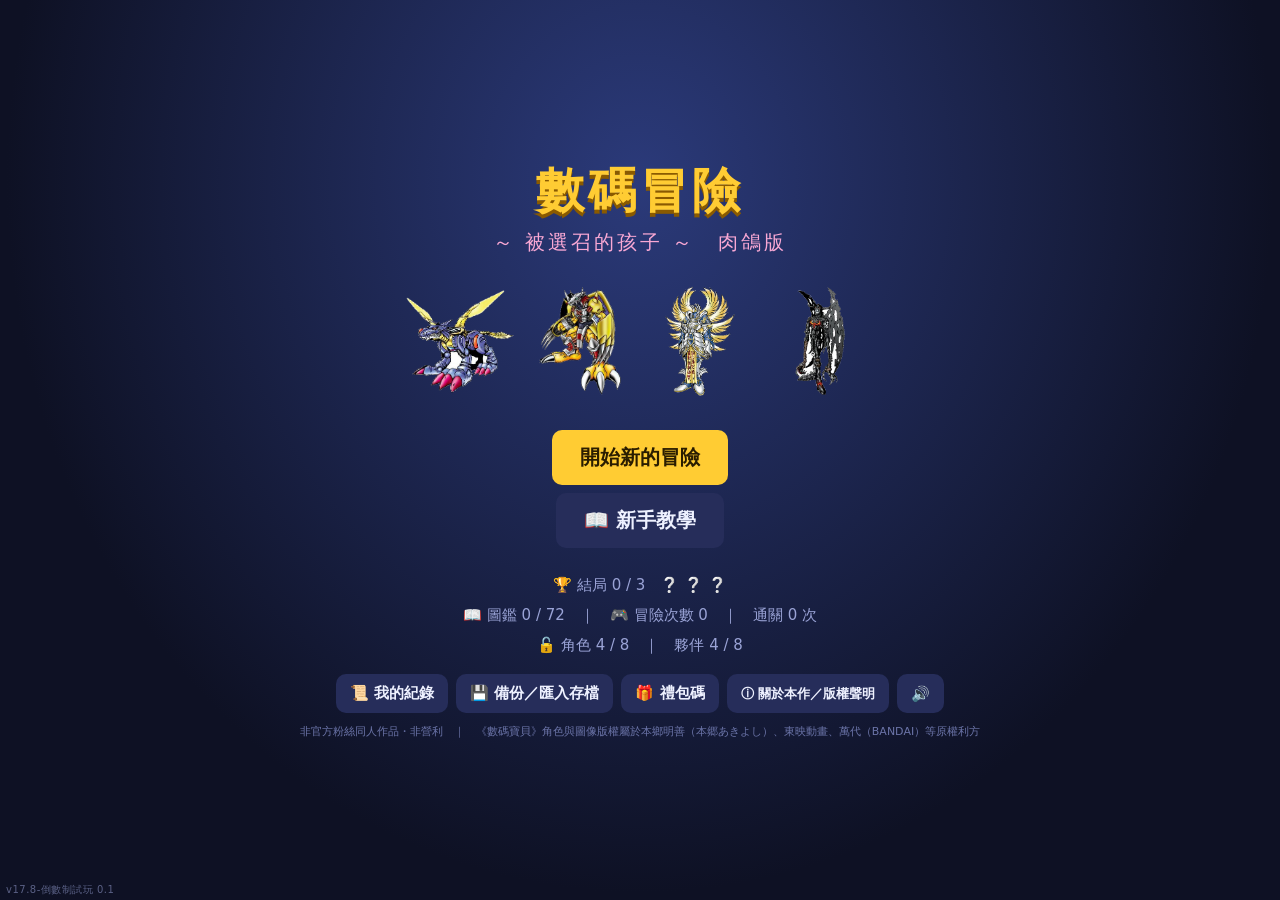
<file: cd/index.html>
<!doctype html>
<html lang="zh-Hant">
<head>
<meta charset="utf-8">
<meta name="viewport" content="width=device-width,initial-scale=1,maximum-scale=1,user-scalable=no,viewport-fit=cover">
<meta name="theme-color" content="#0e1124">
<meta name="apple-mobile-web-app-capable" content="yes">
<meta name="mobile-web-app-capable" content="yes">
<meta name="apple-mobile-web-app-title" content="數碼冒險">
<meta name="description" content="非官方粉絲同人作品：數碼寶貝風格的肉鴿卡牌冒險遊戲">
<link rel="manifest" href="manifest.webmanifest">
<link rel="icon" href="icons/icon-192.png">
<link rel="apple-touch-icon" href="icons/apple-touch-icon.png">
<title>數碼冒險：倒數制試玩</title>
<link rel="stylesheet" href="style.css?v=cd0.1">
</head>
<body>

<!-- 標題 -->
<div id="title" class="screen">
  <h1>數碼冒險</h1>
  <div class="subtitle">～ 被選召的孩子 ～　肉鴿版</div>
  <div class="titleArt" id="titleArt"></div>
  <div class="selectBtns col">
    <button class="btn big hidden" id="btnContinue"></button>
    <button class="btn primary big" id="btnNew">開始新的冒險</button>
    <button class="btn big hidden" id="btnPart2">🌍 第二部・伺服大陸篇</button>
    <button class="btn big hidden" id="btnPart3">🌋 第三部・黑暗四天王篇</button>
    <button class="btn big" id="btnTutorial">📖 新手教學</button>
  </div>
  <div id="titleMeta"></div>
  <div class="selectBtns"><button class="btn" id="btnRecords">📜 我的紀錄</button><button class="btn" id="btnSave">💾 備份／匯入存檔</button><button class="btn" id="btnGiftCode">🎁 禮包碼</button><button class="btn" id="btnAbout">ⓘ 關於本作／版權聲明</button><button class="btn soundBtn" title="聲音設定（M 鍵：全部靜音）">🔊</button></div>
  <div class="credit">非官方粉絲同人作品・非營利　｜　《數碼寶貝》角色與圖像版權屬於本鄉明善（本郷あきよし）、東映動畫、萬代（BANDAI）等原權利方</div>
</div>

<!-- 選孩子 -->
<div id="kidSelect" class="screen hidden">
  <h1>選擇被選召的孩子</h1>
  <p class="sub">每個孩子都有自己的徽章、加成與弱點</p>
  <div id="kidList"></div>
  <div class="selectBtns">
    <button class="btn big" id="btnKidBack">返回</button>
    <button class="btn primary big" id="btnKidOk" disabled>就是我了！</button>
  </div>
</div>

<!-- 選夥伴 -->
<div id="select" class="screen hidden">
  <h1>選擇夥伴</h1>
  <p class="sub">達成條件可以解鎖更多夥伴</p>
  <div id="starterList"></div>
  <div class="selectBtns">
    <button class="btn big" id="btnBackTitle">返回</button>
    <button class="btn primary big" id="btnChoose" disabled>就決定是你了！</button>
  </div>
</div>

<!-- 共用 HUD -->
<div id="hud" class="hidden">
  <div id="hudKid" class="hudKid"></div>
  <div class="t"><span id="hudPic"></span><div><div id="hudName"></div><div id="hudSub" class="mini2"></div><div id="hudQuick" class="mini2"></div></div></div>
  <div class="mini"><span>HP</span><span id="hudHp"></span></div>
  <div class="bar"><i id="hudHpBar"></i></div>
  <div class="mini"><span>EXP</span><span id="hudExp"></span></div>
  <div class="bar exp"><i id="hudExpBar"></i></div>
  <div class="mini"><span>🔥 勇氣值（全隊共用）</span><span class="courageVal"></span></div>
  <div class="bar courage courageBar" title="勇氣值（全隊共用）：用來進化。刻度是 30／60／100，戰鬥結束後保留一半"><i></i><s style="left:25%"></s><s style="left:50%"></s><s style="left:83.3%"></s></div>
  <div class="mini"><span>💰 數碼幣</span><span id="hudBits"></span></div>
  <div id="hudTeam"></div>
  <div id="hudItems"></div>
  <div id="hudRelics"></div>
  <div class="hbtns">
    <button class="btn" id="btnTeam">👥 隊伍 (T)</button>
    <button class="btn" id="btnDeck">🃏 牌組 (C)</button>
    <button class="btn" id="btnBagField">🎒 背包 (I)</button>
    <button class="btn soundBtn" title="聲音設定（M 鍵：全部靜音）">🔊</button>
  </div>
  <button class="btn quit" id="btnQuit">回到標題</button>
</div>

<!-- 路線圖 -->
<div id="routeScreen" class="hidden">
  <div class="routeHead"><h2 id="routeTitle"></h2><div id="routeSub" class="sub"></div></div>
  <div id="routeWrap"><div id="routeMap"></div></div>
  <div class="routeLegend"><span>⚔️ 戰鬥</span><span>💀 精英</span><span>❓ 事件</span><span>💗 回復泉</span><span>🛒 商店</span><span>🥚 數碼蛋</span><span>🎁 寶藏</span><span>🧩 古代遺跡</span><span>😈 頭目</span></div>
</div>

<!-- 探索地圖 -->
<div id="areaScreen" class="hidden">
  <canvas id="area" width="768" height="512"></canvas>
  <div id="joyZone"></div>
  <div id="joyBase"><div id="joyKnob"></div></div>
  <div id="joyHint">👆 按住左半邊拖曳移動</div>
  <div id="dpad">
    <button data-k="arrowup" class="up">▲</button>
    <button data-k="arrowleft" class="left">◀</button>
    <button data-k="arrowright" class="right">▶</button>
    <button data-k="arrowdown" class="down">▼</button>
  </div>
  <div id="areaHelp">方向鍵 / WASD 移動（也可以點地圖自動走過去；手機按住左半邊拖曳）　｜　碰到東西就會互動　｜　迷霧中藏著敵人和寶箱　｜　找到發光的傳送門離開　｜　T 隊伍　C 牌組</div>
</div>

<!-- 戰鬥 -->
<div id="battle" class="hidden">
  <div id="battleRelics"></div>
  <button class="btn" id="btnHelp">❓ 說明 (H)</button>
  <button class="btn soundBtn" id="btnSoundBattle" title="聲音設定（M 鍵：全部靜音）">🔊</button>
  <div id="domainBar" class="hidden"></div>
  <div id="bNotice" class="hidden"></div>
  <div class="arena" id="arena">
    <canvas id="arenaBg"></canvas>
    <div class="unit bench" id="bUnit2"><div class="ring"></div><div class="shadow"></div><div class="sprite"><span class="emo"></span></div><div class="miniHp"><i></i></div></div>
    <div class="unit bench" id="bUnit1"><div class="ring"></div><div class="shadow"></div><div class="sprite"><span class="emo"></span></div><div class="miniHp"><i></i></div></div>
    <div class="unit foe" id="eUnit"><div class="ring"></div><div class="shadow"></div><div class="sprite"><span class="emo"></span></div><div class="miniHp"><i></i></div></div>
    <div class="unit mine" id="pUnit"><div class="ring"></div><div class="shadow"></div><div class="sprite"><span class="emo"></span></div><div class="miniHp"><i></i></div></div>
    <div class="fighter" id="pPanel">
      <div class="block hidden"></div>
      <div class="fhead"><span><span class="fname"></span> <span class="flv"></span></span><span class="fattr"></span></div>
      <div class="row"><span>HP</span><span class="hptxt"></span></div>
      <div class="bar hp"><i></i></div>
      <div class="row"><span>速度</span><span class="spdtxt"></span></div>
      <div class="bar atb" title="行動條：集滿就輪到你行動，輪到你時時間會暫停"><i></i></div>
      <div class="row"><span>🔥 勇氣值</span><span class="courageVal"></span></div>
      <div class="bar courage courageBar" title="勇氣值（全隊共用）：用來進化。刻度是 30／60／100，戰鬥結束後保留一半"><i></i><s style="left:25%"></s><s style="left:50%"></s><s style="left:83.3%"></s></div>
      <div class="row crestRow hidden"><span>🔰 徽章刻度</span><span class="crestVal"></span></div>
      <div class="statuses"></div>
      <div class="bench"></div>
    </div>
    <div class="fighter" id="ePanel">
      <div class="intent"></div>
      <button id="domBadge" class="hidden" title="查看領域效果"></button>
      <div class="block hidden"></div>
      <div class="fhead"><span><span class="fname"></span> <span class="flv"></span></span><span class="fattr"></span></div>
      <div class="row"><span>HP</span><span class="hptxt"></span></div>
      <div class="bar hp"><i></i></div>
      <div class="row"><span>速度</span><span class="spdtxt"></span></div>
      <div class="bar atb enemy" title="敵人的行動條：集滿就會攻擊你"><i></i></div>
      <div class="statuses"></div>
    </div>
    <div class="log" id="log"></div>
    <div class="vignette"></div>
  </div>
  <div class="handbar">
    <div class="energy"><div class="orb" id="orb" title="能量：出牌要花能量，沒用完的最多保留 2 點到下回合">3</div><div class="piles" id="piles"></div></div>
    <div class="hand" id="hand"></div>
    <div class="btns">
      <button class="btn evo" id="btnEvo">✨ 進化 (E)</button>
      <button class="btn primary" id="btnEnd">結束回合 (空白鍵)</button>
      <button class="btn persuade" id="btnPersuade">🤝 勸降 (R)</button>
      <div class="btnrow">
        <button class="btn" id="btnSwitch">🔄 換手 (Q)</button>
        <button class="btn" id="btnBag">🎒 道具</button>
        <button class="btn" id="btnFlee">逃跑</button>
      </div>
    </div>
  </div>
  <div id="evoPanel" class="popup hidden"></div>
  <div id="switchPanel" class="popup hidden"></div>
  <div id="bagPanel" class="popup hidden"></div>
  <div id="persuadePanel" class="popup hidden"></div>
  <div id="result" class="hidden"><h2></h2><p></p></div>
</div>

<div id="reward" class="screen hidden"></div>
<div id="overlay" class="screen hidden"></div>
<div id="modal" class="screen hidden"></div>
<div id="dialog" class="hidden"></div>
<div id="vfxLayer"></div>
<div id="coachRing" class="hidden"></div>
<div id="coachTip" class="hidden"></div>
<div id="evoFlash" class="hidden"></div>
<div id="banner"></div>
<div id="toast"></div>
<div id="verTag"></div>
<div id="updateBar" class="hidden">🆕 有新版本了！點這裡更新（存檔會保留）</div>

<script src="js/version.js?v=cd0.1"></script>
<script src="js/data.js?v=cd0.1"></script>
<script src="js/ui.js?v=cd0.1"></script>
<script src="js/sfx.js?v=cd0.1"></script>
<script src="js/bgm.js?v=cd0.1"></script>
<script src="js/vfx.js?v=cd0.1"></script>
<script src="js/scene.js?v=cd0.1"></script>
<script src="js/battle.js?v=cd0.1"></script>
<script src="js/three.min.js"></script>
<script src="js/island.js?v=cd0.1"></script>
<script src="js/world.js?v=cd0.1"></script>
<script src="js/area3d.js?v=cd0.1"></script>
<script src="js/cutscene.js?v=cd0.1"></script>
<script src="js/story.js?v=cd0.1"></script>
<script src="js/puzzle.js?v=cd0.1"></script>
<script src="js/assist.js?v=cd0.1"></script>
<script src="js/part2.js?v=cd0.1"></script>
<script src="js/ch5.js?v=cd0.1"></script>
<script src="js/ch6.js?v=cd0.1"></script>
<script src="js/part3.js?v=cd0.1"></script>
<script src="js/final.js?v=cd0.1"></script>
<script src="js/tutorial.js?v=cd0.1"></script>
<script src="js/main.js?v=cd0.1"></script>
<script>
  if ('serviceWorker' in navigator && location.protocol.startsWith('http')) {
    let hadController = !!navigator.serviceWorker.controller;
    navigator.serviceWorker.register('sw.js').then(reg => {
      setInterval(() => reg.update(), 30 * 60 * 1000);
      document.addEventListener('visibilitychange', () => { if (!document.hidden) reg.update(); });
    }).catch(() => {});
    // 新版本接手時（不是第一次安裝），顯示更新提示
    navigator.serviceWorker.addEventListener('controllerchange', () => {
      if (hadController) document.getElementById('updateBar').classList.remove('hidden');
      hadController = true;
    });
    document.getElementById('updateBar').onclick = () => location.reload();
  }
  document.getElementById('verTag').textContent = 'v' + GAME_VERSION;
</script>
</body>
</html>
</file>
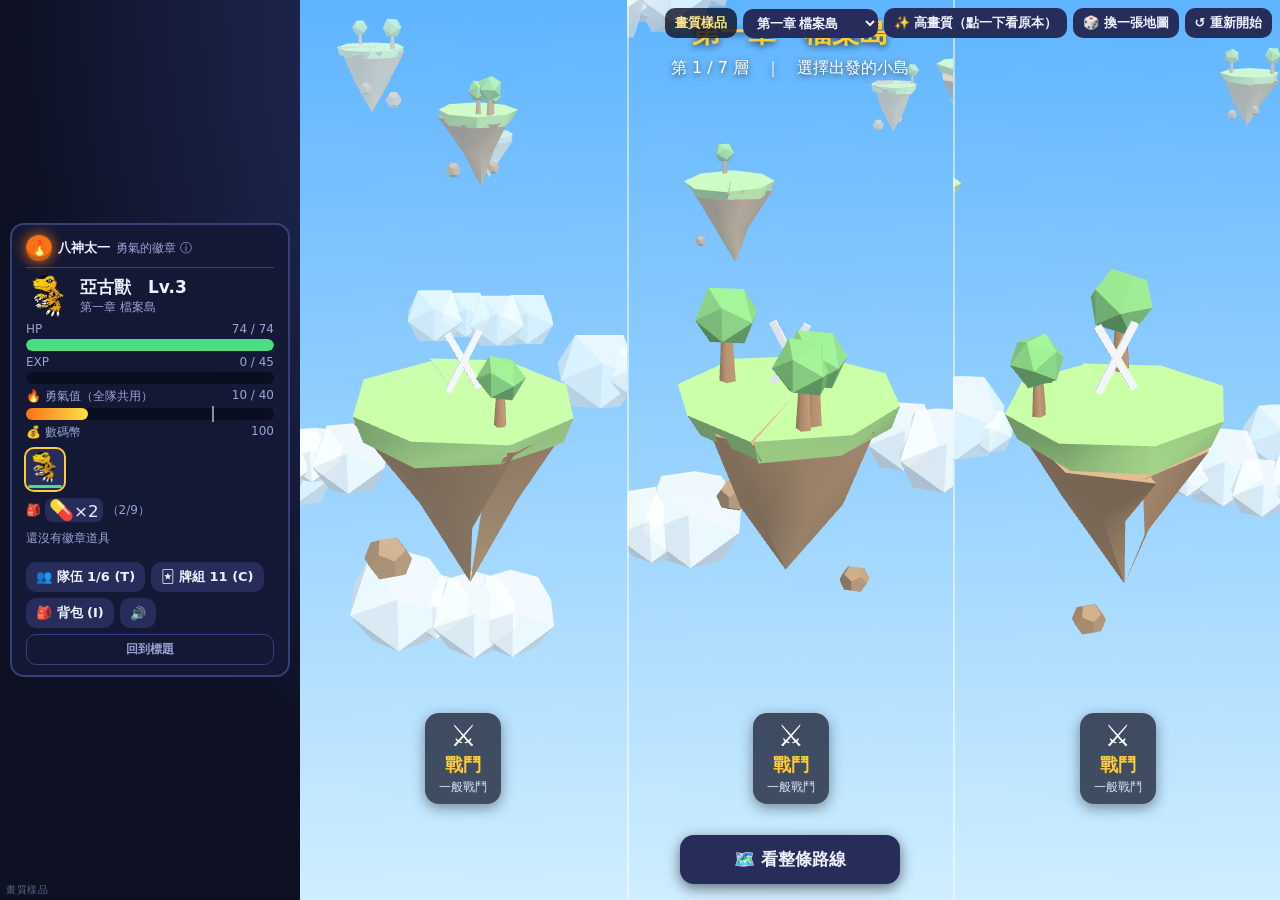
<file: hq-demo/index.html>
<!doctype html>
<html lang="zh-Hant">
<head>
<meta charset="utf-8">
<meta name="viewport" content="width=device-width,initial-scale=1,maximum-scale=1,user-scalable=no,viewport-fit=cover">
<meta name="theme-color" content="#0e1124">
<meta name="apple-mobile-web-app-capable" content="yes">
<meta name="mobile-web-app-capable" content="yes">
<meta name="apple-mobile-web-app-title" content="數碼冒險">
<meta name="description" content="非官方粉絲同人作品：數碼寶貝風格的肉鴿卡牌冒險遊戲">
<link rel="icon" href="../icons/icon-192.png">
<link rel="apple-touch-icon" href="../icons/apple-touch-icon.png">
<title>畫質樣品・數碼冒險：肉鴿版</title>
<link rel="stylesheet" href="style.css?v=17.0">
</head>
<body>

<!-- 標題 -->
<div id="title" class="screen">
  <h1>數碼冒險</h1>
  <div class="subtitle">～ 被選召的孩子 ～　肉鴿版</div>
  <div class="titleArt" id="titleArt"></div>
  <div class="selectBtns col">
    <button class="btn big hidden" id="btnContinue"></button>
    <button class="btn primary big" id="btnNew">開始新的冒險</button>
    <button class="btn big hidden" id="btnPart2">🌍 第二部・伺服大陸篇</button>
    <button class="btn big hidden" id="btnPart3">🌋 第三部・黑暗四天王篇</button>
    <button class="btn big" id="btnTutorial">📖 新手教學</button>
  </div>
  <div id="titleMeta"></div>
  <div class="selectBtns"><button class="btn" id="btnRecords">📜 我的紀錄</button><button class="btn" id="btnSave">💾 備份／匯入存檔</button><button class="btn" id="btnGiftCode">🎁 禮包碼</button><button class="btn" id="btnAbout">ⓘ 關於本作／版權聲明</button><button class="btn soundBtn" title="聲音設定（M 鍵：全部靜音）">🔊</button></div>
  <div class="credit">非官方粉絲同人作品・非營利　｜　《數碼寶貝》角色與圖像版權屬於本鄉明善（本郷あきよし）、東映動畫、萬代（BANDAI）等原權利方</div>
</div>

<!-- 選孩子 -->
<div id="kidSelect" class="screen hidden">
  <h1>選擇被選召的孩子</h1>
  <p class="sub">每個孩子都有自己的徽章、加成與弱點</p>
  <div id="kidList"></div>
  <div class="selectBtns">
    <button class="btn big" id="btnKidBack">返回</button>
    <button class="btn primary big" id="btnKidOk" disabled>就是我了！</button>
  </div>
</div>

<!-- 選夥伴 -->
<div id="select" class="screen hidden">
  <h1>選擇夥伴</h1>
  <p class="sub">達成條件可以解鎖更多夥伴</p>
  <div id="starterList"></div>
  <div class="selectBtns">
    <button class="btn big" id="btnBackTitle">返回</button>
    <button class="btn primary big" id="btnChoose" disabled>就決定是你了！</button>
  </div>
</div>

<!-- 共用 HUD -->
<div id="hud" class="hidden">
  <div id="hudKid" class="hudKid"></div>
  <div class="t"><span id="hudPic"></span><div><div id="hudName"></div><div id="hudSub" class="mini2"></div><div id="hudQuick" class="mini2"></div></div></div>
  <div class="mini"><span>HP</span><span id="hudHp"></span></div>
  <div class="bar"><i id="hudHpBar"></i></div>
  <div class="mini"><span>EXP</span><span id="hudExp"></span></div>
  <div class="bar exp"><i id="hudExpBar"></i></div>
  <div class="mini"><span>🔥 勇氣值（全隊共用）</span><span class="courageVal"></span></div>
  <div class="bar courage courageBar" title="勇氣值（全隊共用）：用來進化。刻度是 30／60／100，戰鬥結束後保留一半"><i></i><s style="left:25%"></s><s style="left:50%"></s><s style="left:83.3%"></s></div>
  <div class="mini"><span>💰 數碼幣</span><span id="hudBits"></span></div>
  <div id="hudTeam"></div>
  <div id="hudItems"></div>
  <div id="hudRelics"></div>
  <div class="hbtns">
    <button class="btn" id="btnTeam">👥 隊伍 (T)</button>
    <button class="btn" id="btnDeck">🃏 牌組 (C)</button>
    <button class="btn" id="btnBagField">🎒 背包 (I)</button>
    <button class="btn soundBtn" title="聲音設定（M 鍵：全部靜音）">🔊</button>
  </div>
  <button class="btn quit" id="btnQuit">回到標題</button>
</div>

<!-- 路線圖 -->
<div id="routeScreen" class="hidden">
  <div class="routeHead"><h2 id="routeTitle"></h2><div id="routeSub" class="sub"></div></div>
  <div id="routeWrap"><div id="routeMap"></div></div>
  <div class="routeLegend">⚔️ 戰鬥　💀 精英　❓ 事件　💗 回復泉　🛒 商店　🥚 數碼蛋　🎁 寶藏　🧩 古代遺跡　😈 頭目</div>
</div>

<!-- 探索地圖 -->
<div id="areaScreen" class="hidden">
  <canvas id="area" width="768" height="512"></canvas>
  <div id="joyZone"></div>
  <div id="joyBase"><div id="joyKnob"></div></div>
  <div id="joyHint">👆 按住左半邊拖曳移動</div>
  <div id="dpad">
    <button data-k="arrowup" class="up">▲</button>
    <button data-k="arrowleft" class="left">◀</button>
    <button data-k="arrowright" class="right">▶</button>
    <button data-k="arrowdown" class="down">▼</button>
  </div>
  <div id="areaHelp">方向鍵 / WASD 移動（也可以點地圖自動走過去；手機按住左半邊拖曳）　｜　碰到東西就會互動　｜　迷霧中藏著敵人和寶箱　｜　找到發光的傳送門離開　｜　T 隊伍　C 牌組</div>
</div>

<!-- 戰鬥 -->
<div id="battle" class="hidden">
  <div id="battleRelics"></div>
  <button class="btn" id="btnHelp">❓ 說明 (H)</button>
  <button class="btn soundBtn" id="btnSoundBattle" title="聲音設定（M 鍵：全部靜音）">🔊</button>
  <div id="domainBar" class="hidden"></div>
  <div id="bNotice" class="hidden"></div>
  <div class="arena" id="arena">
    <canvas id="arenaBg"></canvas>
    <div class="unit bench" id="bUnit2"><div class="ring"></div><div class="shadow"></div><div class="sprite"><span class="emo"></span></div><div class="miniHp"><i></i></div></div>
    <div class="unit bench" id="bUnit1"><div class="ring"></div><div class="shadow"></div><div class="sprite"><span class="emo"></span></div><div class="miniHp"><i></i></div></div>
    <div class="unit foe" id="eUnit"><div class="ring"></div><div class="shadow"></div><div class="sprite"><span class="emo"></span></div><div class="miniHp"><i></i></div></div>
    <div class="unit mine" id="pUnit"><div class="ring"></div><div class="shadow"></div><div class="sprite"><span class="emo"></span></div><div class="miniHp"><i></i></div></div>
    <div class="fighter" id="pPanel">
      <div class="block hidden"></div>
      <div class="fhead"><span><span class="fname"></span> <span class="flv"></span></span><span class="fattr"></span></div>
      <div class="row"><span>HP</span><span class="hptxt"></span></div>
      <div class="bar hp"><i></i></div>
      <div class="row"><span>行動條</span><span class="spdtxt"></span></div>
      <div class="bar atb" title="行動條：集滿就輪到你行動，輪到你時時間會暫停"><i></i></div>
      <div class="row"><span>🔥 勇氣值</span><span class="courageVal"></span></div>
      <div class="bar courage courageBar" title="勇氣值（全隊共用）：用來進化。刻度是 30／60／100，戰鬥結束後保留一半"><i></i><s style="left:25%"></s><s style="left:50%"></s><s style="left:83.3%"></s></div>
      <div class="row crestRow hidden"><span>🔰 徽章刻度</span><span class="crestVal"></span></div>
      <div class="statuses"></div>
      <div class="bench"></div>
    </div>
    <div class="fighter" id="ePanel">
      <div class="intent"></div>
      <button id="domBadge" class="hidden" title="查看領域效果"></button>
      <div class="block hidden"></div>
      <div class="fhead"><span><span class="fname"></span> <span class="flv"></span></span><span class="fattr"></span></div>
      <div class="row"><span>HP</span><span class="hptxt"></span></div>
      <div class="bar hp"><i></i></div>
      <div class="row"><span>行動條</span><span class="spdtxt"></span></div>
      <div class="bar atb enemy" title="敵人的行動條：集滿就會攻擊你"><i></i></div>
      <div class="statuses"></div>
    </div>
    <div class="log" id="log"></div>
    <div class="vignette"></div>
  </div>
  <div class="handbar">
    <div class="energy"><div class="orb" id="orb" title="能量：出牌要花能量，沒用完的最多保留 2 點到下回合">3</div><div class="piles" id="piles"></div></div>
    <div class="hand" id="hand"></div>
    <div class="btns">
      <button class="btn evo" id="btnEvo">✨ 進化 (E)</button>
      <button class="btn primary" id="btnEnd">結束回合 (空白鍵)</button>
      <button class="btn persuade" id="btnPersuade">🤝 勸降 (R)</button>
      <div class="btnrow">
        <button class="btn" id="btnSwitch">🔄 換手 (Q)</button>
        <button class="btn" id="btnBag">🎒 道具</button>
        <button class="btn" id="btnFlee">逃跑</button>
      </div>
    </div>
  </div>
  <div id="evoPanel" class="popup hidden"></div>
  <div id="switchPanel" class="popup hidden"></div>
  <div id="bagPanel" class="popup hidden"></div>
  <div id="persuadePanel" class="popup hidden"></div>
  <div id="result" class="hidden"><h2></h2><p></p></div>
</div>

<div id="reward" class="screen hidden"></div>
<div id="overlay" class="screen hidden"></div>
<div id="modal" class="screen hidden"></div>
<div id="dialog" class="hidden"></div>
<div id="vfxLayer"></div>
<div id="coachRing" class="hidden"></div>
<div id="coachTip" class="hidden"></div>
<div id="evoFlash" class="hidden"></div>
<div id="banner"></div>
<div id="toast"></div>
<div id="verTag"></div>
<div id="updateBar" class="hidden">🆕 有新版本了！點這裡更新（存檔會保留）</div>

<script src="js/version.js?v=17.0"></script>
<script src="js/data.js?v=17.0"></script>
<script src="js/ui.js?v=17.0"></script>
<script src="js/sfx.js?v=17.0"></script>
<script src="js/bgm.js?v=17.0"></script>
<script src="js/vfx.js?v=17.0"></script>
<script src="js/scene.js?v=17.0"></script>
<script src="js/battle.js?v=17.0"></script>
<script src="js/three.min.js"></script>
<script src="js/island.js?v=17.0"></script>
<script src="js/world.js?v=17.0"></script>
<script src="js/area3d.js?v=17.0"></script>
<script src="js/cutscene.js?v=17.0"></script>
<script src="js/story.js?v=17.0"></script>
<script src="js/puzzle.js?v=17.0"></script>
<script src="js/assist.js?v=17.0"></script>
<script src="js/part2.js?v=17.0"></script>
<script src="js/ch5.js?v=17.0"></script>
<script src="js/ch6.js?v=17.0"></script>
<script src="js/part3.js?v=17.0"></script>
<script src="js/final.js?v=17.0"></script>
<script src="js/tutorial.js?v=17.0"></script>
<script src="js/main.js?d=17.0"></script>
<script>
  document.getElementById('verTag').textContent = 'v' + GAME_VERSION;
</script>
<script src="js/demo.js"></script>
</body>
</html>
</file>
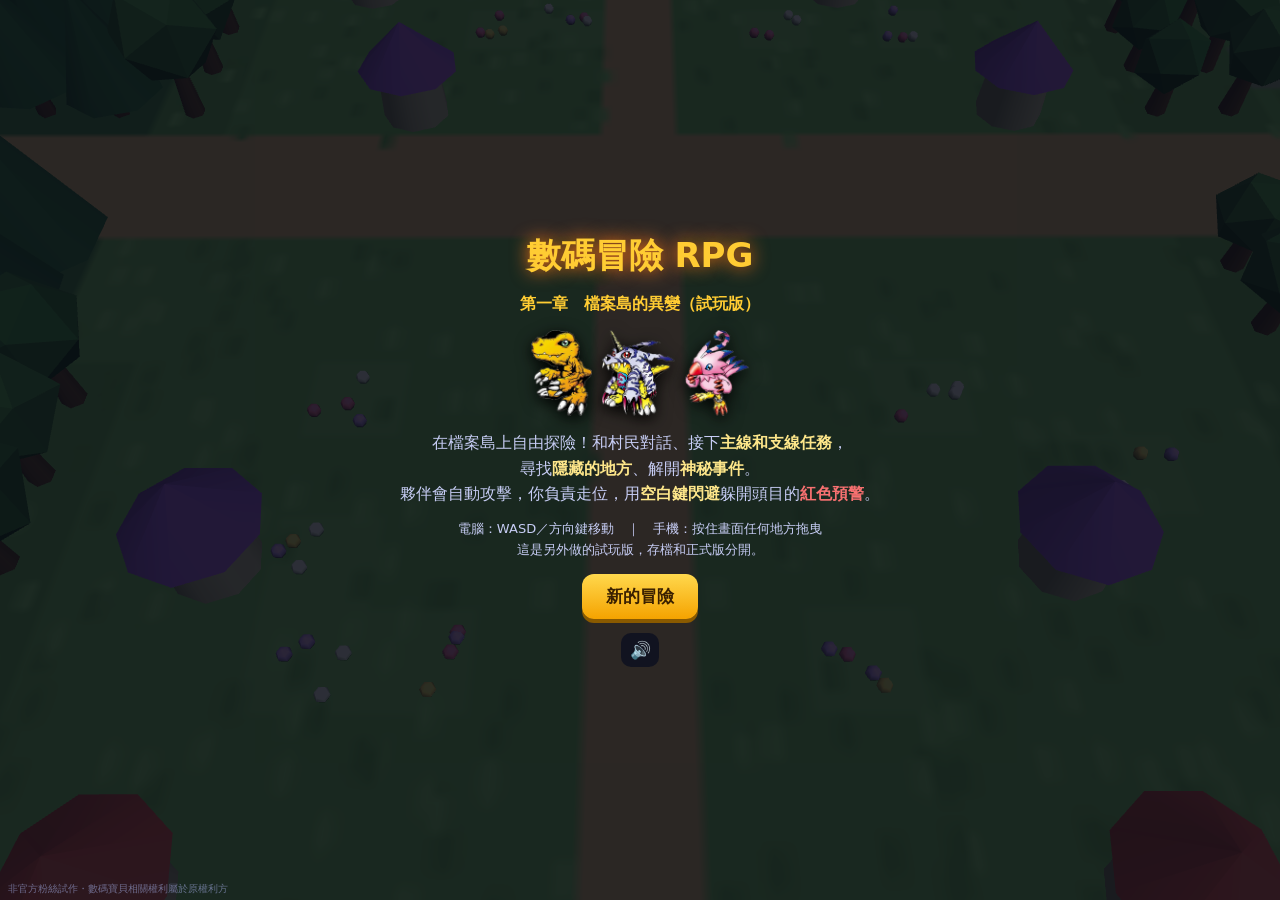
<file: rpg/index.html>
<!doctype html>
<html lang="zh-Hant">
<head>
<meta charset="utf-8">
<meta name="viewport" content="width=device-width,initial-scale=1,maximum-scale=1,user-scalable=no,viewport-fit=cover">
<title>數碼冒險 RPG（第一章試玩）</title>
<style>
  :root { --accent: #ffcc33; --bg: #0e1124; --panel: #151a36ee; --line: #4b5394; }
  * { box-sizing: border-box; }
  html, body { margin: 0; height: 100%; overflow: hidden; background: var(--bg); color: #eef1ff; position: fixed; inset: 0;
    font-family: "Microsoft JhengHei", "PingFang TC", "Noto Sans TC", system-ui, sans-serif; user-select: none; -webkit-user-select: none;
    -webkit-tap-highlight-color: transparent; touch-action: none; overscroll-behavior: none; }
  canvas { display: block; }
  .hidden { display: none !important; }
  b { color: #fde68a; }
  /* ===== HUD ===== */
  #hud { position: fixed; inset: 0; pointer-events: none; }
  #hudL { position: absolute; top: max(8px, env(safe-area-inset-top)); left: 10px; width: min(300px, 56vw); text-shadow: 0 1px 3px #000; }
  .row { display: flex; align-items: center; gap: 6px; }
  #lvTxt { font-weight: 900; font-size: 15px; background: #0b0e20cc; padding: 2px 8px; border-radius: 8px; }
  .bar { position: relative; height: 13px; background: #000a; border: 2px solid #fff5; border-radius: 8px; overflow: hidden; flex: 1; }
  .bar i { display: block; height: 100%; width: 0; transition: width .12s; }
  .bar span { position: absolute; inset: 0; font-size: 10px; font-weight: 900; text-align: center; line-height: 10px; }
  #hpBar i { background: linear-gradient(90deg, #ef4444, #f87171); }
  #expBar { height: 7px; margin-top: 3px; } #expBar i { background: linear-gradient(90deg, #22d3ee, #a5f3fc); }
  #evoBar { height: 9px; margin-top: 3px; } #evoBar i { background: linear-gradient(90deg, #f97316, #fde047); }
  #evoBar.full i { animation: evoGlow .6s infinite alternate; } @keyframes evoGlow { to { filter: brightness(1.6); } }
  #partyTxt { font-size: 12px; margin-top: 3px; color: #c7cdf5; }
  #track { margin-top: 8px; background: #0b0e20b8; border-left: 4px solid var(--accent); border-radius: 6px; padding: 5px 8px; font-size: 13px; line-height: 1.45; pointer-events: auto; cursor: pointer; }
  #track small { color: #9aa3d6; display: block; font-size: 11px; }
  #hudR { position: absolute; top: max(8px, env(safe-area-inset-top)); right: 10px; display: flex; flex-direction: column; align-items: flex-end; gap: 6px; }
  #topBtns { display: flex; gap: 5px; pointer-events: auto; }
  .ib { border: none; border-radius: 10px; background: #0b0e20cc; color: #fff; font-size: 17px; width: 38px; height: 34px; cursor: pointer; font-family: inherit; }
  .ib:active { transform: scale(.94); }
  .stat { font-size: 14px; font-weight: 800; background: #0b0e20cc; padding: 3px 9px; border-radius: 9px; text-shadow: 0 1px 2px #000; }
  #mini { width: 120px; height: 120px; border-radius: 12px; border: 2px solid #fff5; background: #000a; pointer-events: auto; cursor: pointer; }
  #bossBar { position: absolute; top: max(60px, calc(env(safe-area-inset-top) + 52px)); left: 50%; transform: translateX(-50%); width: min(420px, 60vw); text-align: center; }
  #bossBar .bar { height: 15px; border-color: #ff8a8a88; } #bossBar .bar i { background: linear-gradient(90deg, #b91c1c, #f97316); }
  #bossName { font-weight: 900; font-size: 14px; text-shadow: 0 1px 3px #000; margin-bottom: 2px; color: #fecaca; }
  #banner { position: absolute; top: 28%; left: 0; right: 0; text-align: center; font-size: 34px; font-weight: 900; color: var(--accent);
    text-shadow: 0 0 20px #f97316, 0 3px 0 #7c2d12; opacity: 0; transition: opacity .3s; padding: 0 12px; }
  #banner.show { opacity: 1; }
  #toasts { position: absolute; top: 34%; left: 50%; transform: translateX(-50%); display: flex; flex-direction: column; align-items: center; gap: 6px; width: 92vw; }
  .toast { background: #0b0e20e6; border: 1px solid #ffcc3377; padding: 6px 14px; border-radius: 10px; font-weight: 800; font-size: 14px; animation: toastIn .25s; text-align: center; }
  @keyframes toastIn { from { transform: translateY(8px); opacity: 0; } }
  #hurt { position: absolute; inset: 0; box-shadow: inset 0 0 90px #ef4444; opacity: 0; transition: opacity .25s; }
  .dmg { position: absolute; font-weight: 900; font-size: 15px; color: #fff; text-shadow: 0 0 3px #000, 0 2px 0 #000; transform: translate(-50%, -50%); animation: dmgUp .6s ease-out forwards; pointer-events: none; }
  .dmg.big { color: var(--accent); font-size: 21px; } .dmg.heal { color: #4ade80; } .dmg.hurt { color: #f87171; font-size: 18px; } .dmg.info { color: #a5f3fc; font-size: 14px; }
  @keyframes dmgUp { to { transform: translate(-50%, -150%); opacity: 0; } }
  /* 右下角的動作按鈕 */
  #acts { position: absolute; right: 14px; bottom: max(16px, env(safe-area-inset-bottom)); display: flex; flex-direction: column; align-items: flex-end; gap: 10px; pointer-events: auto; }
  .ab { border: none; border-radius: 50%; width: 62px; height: 62px; font-size: 24px; font-weight: 900; background: #0b0e20d0; color: #fff; box-shadow: 0 3px 0 #000a; cursor: pointer; position: relative; font-family: inherit; }
  .ab small { position: absolute; bottom: 2px; left: 0; right: 0; font-size: 10px; color: #c7cdf5; }
  .ab:active { transform: translateY(2px); }
  #btnTalk { width: auto; min-width: 62px; border-radius: 31px; padding: 0 16px; font-size: 16px; background: linear-gradient(180deg, #ffd84d, #f5a300); color: #3a2000; }
  #btnEvo.ready { background: radial-gradient(circle, #fde047, #f97316); color: #3a1000; animation: evoGlow .6s infinite alternate; }
  #btnEvo.off, #btnDash.off { opacity: .35; }
  .keyhint { position: absolute; left: 10px; bottom: max(6px, env(safe-area-inset-bottom)); font-size: 11px; color: #c7cdf5; opacity: .7; text-shadow: 0 1px 2px #000; }
  /* 搖桿 */
  #joy { position: fixed; width: 116px; height: 116px; margin: -58px 0 0 -58px; border-radius: 50%; pointer-events: none; opacity: .3;
    background: radial-gradient(circle, #ffffff10, #ffffff22 70%, #ffcc3355 72%, transparent 74%); border: 2px solid #ffcc3366; transition: opacity .12s; }
  #joy.on { opacity: 1; }
  #joy i { position: absolute; left: 50%; top: 50%; width: 52px; height: 52px; border-radius: 50%; transform: translate(-50%, -50%);
    background: radial-gradient(circle at 35% 30%, #fff6c4, #ffcc33 55%, #b8860b); box-shadow: 0 4px 12px #000a; }
  /* ===== 對話 ===== */
  #dlg { position: fixed; left: 50%; bottom: max(14px, env(safe-area-inset-bottom)); transform: translateX(-50%); width: min(720px, 96vw); background: #10142ef2;
    border: 3px solid var(--line); border-radius: 16px; padding: 12px 14px 12px 12px; display: flex; gap: 12px; z-index: 20; cursor: pointer; box-shadow: 0 8px 30px #000a; }
  #dlgPic { width: 82px; height: 82px; flex: none; display: flex; align-items: center; justify-content: center; font-size: 50px; background: #ffffff10; border-radius: 12px; }
  #dlgPic img { max-width: 78px; max-height: 78px; filter: drop-shadow(0 3px 5px #000); }
  #dlgName { font-weight: 900; color: var(--accent); font-size: 15px; margin-bottom: 4px; }
  #dlgTxt { font-size: 16px; line-height: 1.65; min-height: 52px; }
  #dlgMore { position: absolute; right: 14px; bottom: 6px; font-size: 12px; color: #9aa3d6; animation: blink 1s infinite; }
  @keyframes blink { 50% { opacity: .3; } }
  #dlgOpts { display: flex; flex-wrap: wrap; gap: 8px; margin-top: 8px; }
  .opt { border: 2px solid var(--line); background: #1a1f3d; color: #fff; border-radius: 10px; padding: 8px 14px; font-size: 15px; font-weight: 800; cursor: pointer; font-family: inherit; }
  .opt:hover, .opt.sel { border-color: var(--accent); }
  /* ===== 視窗 ===== */
  .panel { position: fixed; inset: 0; background: #070914d8; display: flex; flex-direction: column; align-items: center; justify-content: center; padding: 16px; text-align: center; z-index: 15; }
  .panel h1 { margin: 0 0 6px; font-size: 34px; color: var(--accent); text-shadow: 0 0 18px #f97316; }
  .panel h2 { margin: 0 0 10px; font-size: 24px; color: var(--accent); }
  .panel p { margin: 6px 0; color: #c7cdf5; line-height: 1.6; max-width: 560px; }
  .btn { border: none; border-radius: 12px; padding: 11px 24px; font-size: 17px; font-weight: 900; cursor: pointer; margin: 8px 5px 0;
    background: linear-gradient(180deg, #ffd84d, #f5a300); color: #3a2000; box-shadow: 0 4px 0 #8a5a00; font-family: inherit; }
  .btn.gray { background: linear-gradient(180deg, #8a93c8, #5a6398); color: #fff; box-shadow: 0 4px 0 #2a3060; }
  .btn:active { transform: translateY(2px); }
  .btn:disabled { opacity: .4; }
  .choices { display: flex; gap: 12px; flex-wrap: wrap; justify-content: center; margin-top: 8px; }
  .choice { width: 190px; background: #1a1f3d; border: 3px solid var(--line); border-radius: 14px; padding: 14px 12px; cursor: pointer; text-align: center; transition: transform .1s, border-color .1s; }
  .choice:hover { transform: translateY(-4px); border-color: var(--accent); }
  .choice .ic { font-size: 36px; } .choice b { display: block; margin: 6px 0 4px; font-size: 16px; } .choice small { color: #c7cdf5; font-size: 13px; line-height: 1.5; }
  .choice .lvl { display: block; margin-top: 6px; color: #6b74a8; font-size: 11px; }
  .win { background: var(--panel); border: 3px solid var(--line); border-radius: 16px; width: min(640px, 96vw); max-height: 86vh; overflow: auto; padding: 14px; text-align: left; position: relative; touch-action: pan-y; }
  .win h2 { text-align: center; }
  .x { position: absolute; top: 8px; right: 10px; border: none; background: none; color: #fff; font-size: 24px; cursor: pointer; }
  .sec { font-weight: 900; color: var(--accent); margin: 12px 0 6px; font-size: 15px; }
  .q { background: #ffffff0c; border-radius: 10px; padding: 8px 10px; margin-bottom: 6px; line-height: 1.55; font-size: 14px; }
  .q.done { opacity: .55; } .q b { font-size: 15px; }
  .grid { display: grid; grid-template-columns: repeat(auto-fill, minmax(178px, 1fr)); gap: 8px; }
  .card { background: #1a1f3d; border: 2px solid var(--line); border-radius: 12px; padding: 8px 10px; font-size: 13px; line-height: 1.5; cursor: pointer; }
  .card.on { border-color: var(--accent); background: #2a2a20; }
  .card .t { font-weight: 900; font-size: 14px; } .card .d { color: #c7cdf5; }
  .card .p { color: #ffd84d; font-weight: 900; }
  .stats { display: grid; grid-template-columns: repeat(auto-fill, minmax(140px, 1fr)); gap: 4px 12px; font-size: 13px; color: #c7cdf5; }
  #bigMap { max-width: 100%; max-height: 66vh; image-rendering: pixelated; border-radius: 10px; border: 2px solid var(--line); display: block; margin: 0 auto; }
  .credit { position: fixed; left: 8px; bottom: max(4px, env(safe-area-inset-bottom)); font-size: 10px; color: #9aa3d6; opacity: .6; pointer-events: none; z-index: 16; }
  .portrait { display: flex; gap: 10px; justify-content: center; margin: 8px 0; align-items: flex-end; }
  .portrait img { height: 86px; filter: drop-shadow(0 4px 8px #000); }
  @media (max-width: 600px) {
    .choice { width: 100%; max-width: 340px; display: flex; gap: 12px; align-items: center; text-align: left; } .choice .ic { font-size: 30px; }
    .panel h1 { font-size: 26px; } #dlgPic { width: 60px; height: 60px; font-size: 36px; } #dlgPic img { max-width: 56px; max-height: 56px; } #dlgTxt { font-size: 15px; }
    #mini { width: 92px; height: 92px; } .ib { width: 34px; height: 32px; font-size: 15px; } #banner { font-size: 26px; }
    .ab { width: 56px; height: 56px; font-size: 22px; } .keyhint { display: none; }
  }
</style>
</head>
<body>
<div id="hud" class="hidden">
  <div id="hudL">
    <div class="row"><span id="lvTxt">Lv.1</span><div class="bar" id="hpBar"><i></i><span id="hpTxt"></span></div></div>
    <div class="bar" id="expBar"><i></i></div>
    <div class="bar hidden" id="evoBar" title="勇氣：滿了就能進化"><i></i></div>
    <div id="partyTxt"></div>
    <div id="track"></div>
  </div>
  <div id="hudR">
    <div id="topBtns">
      <button class="ib" id="bQuest" title="任務（J）">📜</button><button class="ib" id="bBag" title="背包（B）">🎒</button>
      <button class="ib" id="bMap" title="地圖（M）">🗺️</button><button class="ib muteBtn" title="音效開關">🔊</button>
    </div>
    <div class="row"><span class="stat" id="clockTxt">☀️</span><span class="stat" id="coinTxt">💰 0</span></div>
    <canvas id="mini" width="120" height="120" title="地圖（M）"></canvas>
  </div>
  <div id="bossBar" class="hidden"><div id="bossName"></div><div class="bar"><i></i></div></div>
  <div id="banner"></div>
  <div id="toasts"></div>
  <div id="hurt"></div>
  <div id="acts">
    <button class="ab hidden" id="btnTalk">💬</button>
    <button class="ab off hidden" id="btnEvo">⚡<small>Q 進化</small></button>
    <div class="row" style="gap:10px"><button class="ab" id="btnMeat">🍖<small id="meatN">R ×0</small></button><button class="ab" id="btnDash">💨<small>空白 閃避</small></button></div>
  </div>
  <div class="keyhint">WASD 移動　空白鍵 閃避　E 對話／調查　Q 進化　R 吃肉　J 任務　B 背包　M 地圖</div>
</div>
<div id="dmgLayer" style="position:fixed;inset:0;pointer-events:none;overflow:hidden"></div>
<div id="joy"><i></i></div>

<div id="dlg" class="hidden"><div id="dlgPic"></div><div style="flex:1;min-width:0"><div id="dlgName"></div><div id="dlgTxt"></div><div id="dlgOpts"></div></div><div id="dlgMore">▼</div></div>

<div class="panel" id="titlePanel">
  <h1>數碼冒險 RPG</h1>
  <p style="color:var(--accent);font-weight:800">第一章　檔案島的異變（試玩版）</p>
  <div class="portrait" id="titlePics"></div>
  <p>在檔案島上自由探險！和村民對話、接下<b>主線和支線任務</b>，<br>尋找<b>隱藏的地方</b>、解開<b>神秘事件</b>。<br>夥伴會自動攻擊，你負責走位，用<b>空白鍵閃避</b>躲開頭目的<b style="color:#f87171">紅色預警</b>。</p>
  <p style="font-size:13px">電腦：WASD／方向鍵移動　｜　手機：按住畫面任何地方拖曳<br>這是另外做的試玩版，存檔和正式版分開。</p>
  <div><button class="btn hidden" id="btnCont">繼續冒險</button><button class="btn" id="btnNew">新的冒險</button></div>
  <button class="ib muteBtn" style="margin-top:14px" title="音效開關">🔊</button>
</div>
<div class="panel hidden" id="levelPanel">
  <h2 id="levelTitle">升級！</h2>
  <p>選一個強化（電腦可以按 1～3）</p>
  <div class="choices" id="choices"></div>
</div>
<div class="panel hidden" id="winPanel"><div class="win" id="winBox"></div></div>
<div class="panel hidden" id="deadPanel"><h1>全滅了……</h1><p id="deadTxt"></p></div>
<div class="credit">非官方粉絲試作・數碼寶貝相關權利屬於原權利方</div>

<script src="three.min.js?v=rpg0.1"></script>
<script src="sprites.js?v=rpg0.1"></script>
<script src="js/map.js?v=rpg0.1"></script>
<script src="js/data.js?v=rpg0.1"></script>
<script src="js/engine.js?v=rpg0.1"></script>
<script src="js/ui.js?v=rpg0.1"></script>
</body>
</html>
</file>
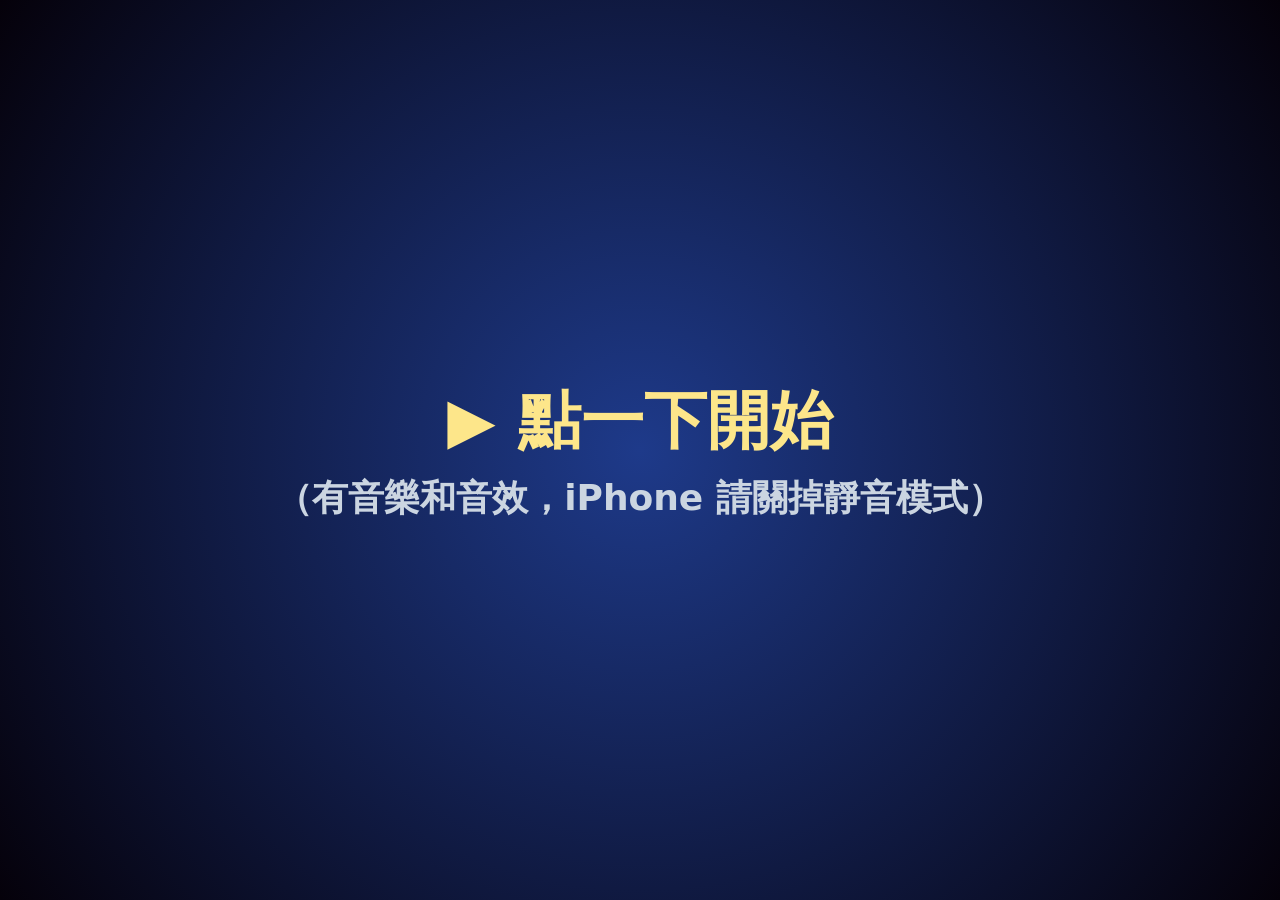
<file: battle-mock/comic.html>
<!doctype html>
<html lang="zh-Hant">
<head>
<meta charset="utf-8">
<meta name="viewport" content="width=device-width, initial-scale=1, viewport-fit=cover">
<title>劇情插畫樣品</title>
<style>
  * { box-sizing: border-box; }
  html, body { margin: 0; height: 100%; background: #000; overflow: hidden; font-family: "Noto Sans TC", "Microsoft JhengHei", system-ui, sans-serif; -webkit-user-select: none; user-select: none; }
  #scene { position: fixed; inset: 0; overflow: hidden; }
  /* 一張插畫 = 背景畫布 + 角色 + 光影特效，整張慢慢推近（Ken Burns） */
  .cg { position: absolute; inset: 0; opacity: 0; transition: opacity .8s; }
  .cg.on { opacity: 1; }
  .cg .cam { position: absolute; inset: -4%; animation: push 14s ease-out forwards; }
  @keyframes push { from { transform: scale(1) translate(0, 0); } to { transform: scale(1.08) translate(var(--px, 0), var(--py, 0)); } }
  .cg canvas { position: absolute; inset: 0; width: 100%; height: 100%; }
  .cg .ch { position: absolute; transform: translate(-50%, -100%); transform-origin: 50% 100%; animation: floaty 4s ease-in-out infinite; }
  .cg .ch img { display: block; height: 100%; filter: drop-shadow(0 0 2px #fff) drop-shadow(0 0 14px var(--rim, #fff8)) drop-shadow(6px 10px 10px #0007); }
  .cg .ch.flip img { transform: scaleX(-1); }
  .cg .ch.dark img { filter: brightness(.12) saturate(1.5) drop-shadow(0 0 18px #a855f7) drop-shadow(0 0 40px #7c3aed); }
  .cg .ch.in-l { animation: inL 1s cubic-bezier(.2,.9,.3,1) both, floaty 4s 1s ease-in-out infinite; }
  .cg .ch.in-r { animation: inR 1s cubic-bezier(.2,.9,.3,1) both, floaty 4s 1s ease-in-out infinite; }
  @keyframes floaty { 0%, 100% { margin-top: 0; } 50% { margin-top: -1.2%; } }
  @keyframes inL { from { opacity: 0; margin-left: -18%; } to { opacity: 1; margin-left: 0; } }
  @keyframes inR { from { opacity: 0; margin-left: 18%; } to { opacity: 1; margin-left: 0; } }
  .cg .shadow { position: absolute; transform: translate(-50%, -50%); border-radius: 50%; background: radial-gradient(#0008, transparent 70%); }
  /* 光芒、暗角 */
  .rays { position: absolute; inset: -30%; background: repeating-conic-gradient(from 0deg at var(--rx, 70%) var(--ry, 20%), #fff0 0 7deg, #fff3 7deg 9deg); animation: spin 40s linear infinite; mix-blend-mode: screen; pointer-events: none; }
  @keyframes spin { to { transform: rotate(8deg); } }
  .speed { position: absolute; inset: -40%; background: repeating-conic-gradient(from 0deg at 50% 52%, #fff0 0 3deg, #fff8 3deg 3.6deg); -webkit-mask: radial-gradient(circle at 50% 52%, transparent 22%, #000 55%); mask: radial-gradient(circle at 50% 52%, transparent 22%, #000 55%); animation: spin 2s linear infinite; pointer-events: none; }
  .vig { position: absolute; inset: 0; background: radial-gradient(ellipse at 50% 45%, transparent 55%, #000a 100%); pointer-events: none; }
  .crest { position: absolute; left: 50%; top: 36%; width: 26vmin; aspect-ratio: 3 / 4; transform: translate(-50%, -50%); border-radius: 14px; background: linear-gradient(160deg, #fff7c2, #f59e0b 60%, #b45309);
           border: 4px solid #fff; display: grid; place-items: center; font-size: 13vmin; box-shadow: 0 0 40px #fbbf24, 0 0 120px #f59e0b; animation: pulse 1.6s ease-in-out infinite; }
  @keyframes pulse { 50% { box-shadow: 0 0 60px #fde68a, 0 0 160px #f59e0b; } }
  .eyes { position: absolute; left: 50%; top: 28%; transform: translate(-50%, -50%); width: 40vmin; display: flex; justify-content: space-between; opacity: 0; animation: fadein 2.5s .6s forwards; }
  .eyes i { width: 28%; height: 5vmin; background: #ef4444; border-radius: 50% 50% 50% 50% / 30% 30% 70% 70%; box-shadow: 0 0 20px #ef4444, 0 0 60px #b91c1c; transform: rotate(var(--r)); }
  @keyframes fadein { to { opacity: 1; } }
  .title { position: absolute; left: 0; right: 0; bottom: 36%; text-align: center; opacity: 0; animation: fadein 1.5s 1.5s forwards; }
  .title b { display: block; font-size: 5vmin; letter-spacing: 1.2vmin; color: #fde68a; }
  .title strong { display: block; font-size: 12vmin; color: #fff; letter-spacing: 1vmin; text-shadow: 0 0 20px #f97316, 0 4px 0 #7c2d12; }
  /* 對話框 */
  .box { position: fixed; left: 50%; bottom: max(14px, env(safe-area-inset-bottom)); transform: translateX(-50%); width: min(94vw, 760px); min-height: 22vh; z-index: 5;
         background: linear-gradient(#14183aee, #0b0e25f2); border: 2px solid #ffcc33; border-radius: 16px; padding: 18px 18px 14px; color: #f1f5f9; box-shadow: 0 8px 30px #000a; }
  .box .name { position: absolute; top: -18px; left: 16px; display: flex; align-items: center; gap: 6px; background: #ffcc33; color: #1a1f3d; font-weight: 900; padding: 4px 12px 4px 6px; border-radius: 999px; font-size: 15px; }
  .box .name i { font-style: normal; display: grid; place-items: center; width: 26px; height: 26px; border-radius: 50%; background: var(--c, #fff); border: 2px solid #1a1f3d; font-size: 15px; }
  .box .name img { width: 28px; height: 28px; object-fit: contain; background: #fff; border-radius: 50%; border: 2px solid #1a1f3d; }
  .box .name.hide { display: none; }
  .box .txt { font-size: clamp(16px, 4.4vw, 21px); line-height: 1.6; font-weight: 700; }
  .box .txt.narr { color: #fde68a; font-style: italic; }
  .box .more { position: absolute; right: 16px; bottom: 8px; color: #ffcc33; animation: blink 1s infinite; }
  @keyframes blink { 50% { opacity: .2; } }
  .top { position: fixed; top: 8px; right: 10px; z-index: 6; display: flex; gap: 8px; }
  .top button { border: 2px solid #ffcc33; background: #1a1f3dcc; color: #ffcc33; font-weight: 900; border-radius: 10px; padding: 6px 12px; font-family: inherit; cursor: pointer; }
  .start { position: fixed; inset: 0; z-index: 20; display: grid; place-items: center; background: radial-gradient(circle, #1e3a8a, #05010a); color: #fde68a; text-align: center; font-weight: 900; cursor: pointer; }
  .start b { display: block; font-size: 7vmin; margin-bottom: 10px; } .start span { font-size: 4vmin; color: #cbd5e1; animation: blink 1.4s infinite; }
  .tag { position: fixed; top: 10px; left: 10px; z-index: 6; color: #cbd5e1; font-size: 12px; background: #0008; padding: 4px 8px; border-radius: 8px; }
</style>
</head>
<body>
<div id="scene"></div>
<div class="tag">劇情插畫樣品：第一部 → 第二部</div>
<div class="top"><button id="mute">🔊</button><button id="replay">↻ 重播</button></div>
<div class="start" id="start"><div><b>▶ 點一下開始</b><span>（有音樂和音效，iPhone 請關掉靜音模式）</span></div></div>
<div class="box" id="box"><div class="name" id="name"></div><div class="txt" id="txt"></div><div class="more">▼</div></div>
<script src="bgm.js?v=3"></script>
<script>
const IMG = '../images/';
const KID = { taichi: ['🥽', '#fdba74', '太一'], koushiro: ['💻', '#d8b4fe', '光子郎'], mimi: ['👒', '#86efac', '美美'], sora: ['🧢', '#fca5a5', '素娜'] };
const MON = { whamon: ['Whamon', '鯨魚獸'], agumon: ['Agumon', '亞古獸'], etemon: ['Etemon', '？？？'], tentomon: ['Tentomon', '甲蟲獸'], piyomon: ['Piyomon', '比丘獸'] };

// ---------- 背景畫布（每一幕自己畫，會動） ----------
function cloud(g, x, y, s) { g.beginPath(); g.ellipse(x, y, s, s * .28, 0, 0, 7); g.ellipse(x + s * .5, y - s * .12, s * .55, s * .3, 0, 0, 7); g.ellipse(x - s * .45, y + s * .02, s * .5, s * .22, 0, 0, 7); g.fill(); }
const PAINT = {
  sea(g, W, H, t) {   // 清晨的海：天空漸層、太陽光暈、雲、好幾層浪
    const sk = g.createLinearGradient(0, 0, 0, H * .55); sk.addColorStop(0, '#1e3a8a'); sk.addColorStop(.55, '#f472b6'); sk.addColorStop(1, '#fdba74');
    g.fillStyle = sk; g.fillRect(0, 0, W, H);
    const sx = W * .72, sy = H * .42, sun = g.createRadialGradient(sx, sy, 0, sx, sy, H * .5); sun.addColorStop(0, '#fff7d6'); sun.addColorStop(.12, '#fde68a'); sun.addColorStop(.4, '#fb923c55'); sun.addColorStop(1, '#0000');
    g.fillStyle = sun; g.fillRect(0, 0, W, H);
    g.fillStyle = '#fff6'; for (let i = 0; i < 5; i++) cloud(g, ((i * .27 + t * .006) % 1.3 - .15) * W, H * (.12 + i * .06), W * .12);
    for (let l = 0; l < 5; l++) {
      const y0 = H * (.55 + l * .1), wy = x => y0 + Math.sin(x / (60 + l * 20) + t * (1 + l * .4)) * (4 + l * 3);
      g.fillStyle = ['#1d4ed8', '#1e40af', '#1e3a8a', '#172554', '#0b1437'][l]; g.beginPath(); g.moveTo(0, H);
      for (let x = 0; x <= W; x += 10) g.lineTo(x, wy(x)); g.lineTo(W, H); g.fill();
      g.strokeStyle = l < 2 ? '#fde68a66' : '#fde68a22'; g.lineWidth = 2; g.beginPath(); for (let x = 0; x <= W; x += 10) g.lineTo(x, wy(x)); g.stroke();
    }
    g.fillStyle = '#fde68a55'; for (let i = 0; i < 40; i++) g.fillRect((Math.sin(i * 91.3) * .5 + .5) * W + Math.sin(t * 2 + i) * 6, H * (.56 + (i % 9) * .045), 14 + (i % 4) * 6, 2);
  },
  burst(g, W, H) {   // 熱血特寫：橘色放射光
    const r = g.createRadialGradient(W / 2, H * .5, 0, W / 2, H * .5, Math.max(W, H) * .7); r.addColorStop(0, '#fff7d6'); r.addColorStop(.25, '#fbbf24'); r.addColorStop(.6, '#ea580c'); r.addColorStop(1, '#7c2d12');
    g.fillStyle = r; g.fillRect(0, 0, W, H);
  },
  stage(g, W, H, t) {   // 陰暗的舞台＋兩道聚光燈
    g.fillStyle = '#0b0414'; g.fillRect(0, 0, W, H);
    for (const [x, c] of [[.3, '#a855f7'], [.7, '#ec4899']]) {
      const sway = Math.sin(t * .8 + x * 9) * W * .05; g.save(); g.globalCompositeOperation = 'screen';
      const gr = g.createLinearGradient(0, 0, 0, H); gr.addColorStop(0, c + 'aa'); gr.addColorStop(1, c + '00'); g.fillStyle = gr;
      g.beginPath(); g.moveTo(W * x + sway, 0); g.lineTo(W * .25, H * .95); g.lineTo(W * .75, H * .95); g.fill(); g.restore();
    }
    const fl = g.createRadialGradient(W / 2, H * .9, 0, W / 2, H * .9, W * .45); fl.addColorStop(0, '#f0abfc55'); fl.addColorStop(1, '#0000'); g.fillStyle = fl; g.fillRect(0, 0, W, H);
    g.fillStyle = '#fff'; for (let i = 0; i < 50; i++) { g.globalAlpha = .3 + .3 * Math.sin(t * 3 + i); g.fillRect((Math.sin(i * 12.9) * .5 + .5) * W, (Math.cos(i * 7.7) * .5 + .5) * H * .7, 2, 2); } g.globalAlpha = 1;
  },
  desert(g, W, H, t) {   // 正午的沙漠：太陽、好幾層沙丘、遠方的金字塔
    const sk = g.createLinearGradient(0, 0, 0, H * .5); sk.addColorStop(0, '#38bdf8'); sk.addColorStop(1, '#fde68a'); g.fillStyle = sk; g.fillRect(0, 0, W, H);
    const sun = g.createRadialGradient(W * .2, H * .15, 0, W * .2, H * .15, H * .35); sun.addColorStop(0, '#fff'); sun.addColorStop(.1, '#fffbeb'); sun.addColorStop(.4, '#fde68a55'); sun.addColorStop(1, '#0000'); g.fillStyle = sun; g.fillRect(0, 0, W, H);
    g.fillStyle = '#92400e66'; g.beginPath(); g.moveTo(W * .56, H * .47); g.lineTo(W * .64, H * .32); g.lineTo(W * .72, H * .47); g.fill();
    ['#fcd34d', '#fbbf24', '#f59e0b', '#d97706', '#b45309'].forEach((c, l) => { const y0 = H * (.45 + l * .11); g.fillStyle = c; g.beginPath(); g.moveTo(0, H);
      for (let x = 0; x <= W; x += 8) g.lineTo(x, y0 + Math.sin(x / (W * (.18 - l * .02)) + l * 2) * H * .04 + (l === 0 ? Math.sin(x / 40 + t * 3) * 1.5 : 0)); g.lineTo(W, H); g.fill(); });
  },
  void(g, W, H, t) {   // 黑暗：紫色霧氣慢慢流動
    g.fillStyle = '#05010a'; g.fillRect(0, 0, W, H);
    for (let i = 0; i < 6; i++) { const x = W * (.5 + .45 * Math.sin(t * .2 + i * 1.7)), y = H * (.5 + .35 * Math.cos(t * .17 + i * 2.3));
      const f = g.createRadialGradient(x, y, 0, x, y, W * .5); f.addColorStop(0, '#4c1d9533'); f.addColorStop(1, '#0000'); g.fillStyle = f; g.fillRect(0, 0, W, H); }
  },
};

// ---------- 環境音（Web Audio 合成）：海浪、風、低沉的持續音、熱血的提示音 ----------
const AMB = (() => {
  let stopCur = null, muted = false;
  const A = () => BGM.audio();
  function noiseSrc(ctx, buf) { const s = ctx.createBufferSource(); s.buffer = buf; s.loop = true; s.playbackRate.value = .9 + Math.random() * .2; return s; }
  function lfo(ctx, rate, depth, target, base) { const o = ctx.createOscillator(), g = ctx.createGain(); o.frequency.value = rate; g.gain.value = depth; o.connect(g); g.connect(target); target.value = base; o.start(); return o; }
  const KINDS = {
    waves(ctx, out, buf) {   // 海浪：低沉的浪聲＋高頻的浪花，音量慢慢起伏
      const nodes = [];
      [[500, .12, .22, 0], [2400, .09, .07, 1.7]].forEach(([fq, rate, depth, ph]) => {
        const n = noiseSrc(ctx, buf), f = ctx.createBiquadFilter(), g = ctx.createGain();
        f.type = fq < 1000 ? 'lowpass' : 'highpass'; f.frequency.value = fq; g.gain.value = 0;
        n.connect(f); f.connect(g); g.connect(out); n.start();
        const o = lfo(ctx, rate, depth, g.gain, depth * 1.05); o.frequency.setValueAtTime(rate, ctx.currentTime + ph);
        nodes.push(n, o);
      });
      return nodes;
    },
    wind(ctx, out, buf) {   // 沙漠的風：頻率慢慢飄移的噪音
      const n = noiseSrc(ctx, buf), f = ctx.createBiquadFilter(), g = ctx.createGain();
      f.type = 'bandpass'; f.Q.value = 2.5; g.gain.value = .16; n.connect(f); f.connect(g); g.connect(out); n.start();
      return [n, lfo(ctx, .07, 350, f.frequency, 650), lfo(ctx, .11, .08, g.gain, .14)];
    },
    drone(ctx, out) {   // 黑暗：很低的持續音＋心跳
      const g = ctx.createGain(), f = ctx.createBiquadFilter(); f.type = 'lowpass'; f.frequency.value = 260; g.gain.value = .09; f.connect(g); g.connect(out);
      const os = [55, 55.6, 82.4].map(fq => { const o = ctx.createOscillator(); o.type = 'sawtooth'; o.frequency.value = fq; o.connect(f); o.start(); return o; });
      const beat = setInterval(() => { const t = ctx.currentTime; [0, .22].forEach(d => { const o = ctx.createOscillator(), gg = ctx.createGain(); o.type = 'sine'; o.frequency.setValueAtTime(70, t + d); o.frequency.exponentialRampToValueAtTime(40, t + d + .2);
        gg.gain.setValueAtTime(.35, t + d); gg.gain.exponentialRampToValueAtTime(.001, t + d + .25); o.connect(gg); gg.connect(out); o.start(t + d); o.stop(t + d + .3); }); }, 1300);
      return [...os, { stop: () => clearInterval(beat) }];
    },
  };
  function play(kind) {
    stop();
    if (muted || !kind) return;
    const a = A(); if (!a) return;
    const out = a.ctx.createGain(); out.gain.value = 0; out.gain.linearRampToValueAtTime(1, a.ctx.currentTime + 1.2); out.connect(a.out);
    const nodes = KINDS[kind](a.ctx, out, a.noiseBuf);
    stopCur = () => { const t = a.ctx.currentTime; out.gain.cancelScheduledValues(t); out.gain.setValueAtTime(out.gain.value, t); out.gain.linearRampToValueAtTime(0, t + .8);
      setTimeout(() => { nodes.forEach(n => { try { n.stop(); } catch (e) { } }); out.disconnect(); }, 900); };
  }
  function stop() { if (stopCur) { stopCur(); stopCur = null; } }
  // 熱血的提示音：往上爬的琶音＋鈸
  function sting() {
    if (muted) return; const a = A(); if (!a) return; const { ctx, out, noiseBuf } = a, t = ctx.currentTime;
    [523, 659, 784, 1047, 1319].forEach((fq, i) => { const o = ctx.createOscillator(), g = ctx.createGain(); o.type = 'square'; o.frequency.value = fq;
      g.gain.setValueAtTime(.07, t + i * .07); g.gain.exponentialRampToValueAtTime(.001, t + i * .07 + .25); o.connect(g); g.connect(out); o.start(t + i * .07); o.stop(t + i * .07 + .3); });
    const n = ctx.createBufferSource(), f = ctx.createBiquadFilter(), g = ctx.createGain(); n.buffer = noiseBuf; f.type = 'highpass'; f.frequency.value = 3000;
    g.gain.setValueAtTime(.18, t + .35); g.gain.exponentialRampToValueAtTime(.001, t + 1.4); n.connect(f); f.connect(g); g.connect(out); n.start(t + .35); n.stop(t + 1.5);
  }
  return { play, stop, sting, set muted(v) { muted = v; if (v) stop(); }, get muted() { return muted; } };
})();

// ---------- 劇本：每一幕＝一張插畫＋幾句台詞 ----------
// chars：[圖, x%, 腳底 y%, 身高 vh, 特效]；lines：[說話者, 台詞]（說話者 null＝旁白）
const SCENES = [
  { bg: 'sea', music: 'route', amb: 'waves', px: '-2%', chars: [['Whamon', 56, 74, 46, 'in-r']], fx: '<div class="rays" style="--rx:72%;--ry:42%"></div>',
    lines: [[null, '打倒惡魔獸之後——'], [null, '大家搭上鯨魚獸，前往大海另一邊的「伺服大陸」。'], ['whamon', '抓緊囉～我要潛下去了！']] },
  { bg: 'burst', music: 'route', amb: 'waves', sting: true, chars: [['Agumon', 50, 76, 50, 'in-l']], fx: '<div class="speed"></div>',
    lines: [['taichi', '出發吧！新的冒險！'], ['agumon', '嗯！太一，我們走！']] },
  { bg: 'stage', music: 'battle', amb: null, py: '-2%', chars: [['Etemon', 50, 78, 58, 'dark']], fx: '',
    lines: [['etemon', '嘿嘿嘿……新的觀眾自己送上門啦～'], ['etemon', '就讓本大爺的演唱會，好好「招待」你們吧！']] },
  { bg: 'desert', music: 'field', amb: 'wind', chars: [['Piyomon', 22, 72, 24, 'in-l'], ['Tentomon', 78, 74, 27, 'in-r flip']], fx: '<div class="crest">🔥</div>', crestAt: 1,
    lines: [['mimi', '好熱喔～沙漠一直走都走不完……'], ['koushiro', '咦？這個發光的東西是……「標籤」？'], ['tentomon', '它好像在跟什麼東西產生反應呢！']] },
  { bg: 'void', music: null, amb: 'drone', chars: [], fx: '<div class="eyes"><i style="--r:12deg"></i><i style="--r:-12deg"></i></div><div class="title"><b>第二部</b><strong>伺服大陸篇</strong></div>',
    lines: [[null, '……在某個遙遠的城堡裡。'], ['shadow', '……第八個孩子。必須在他們之前找到。']] },
];

// ---------- 播放 ----------
const scene = document.getElementById('scene'), nameEl = document.getElementById('name'), txt = document.getElementById('txt');
let si = -1, li = 0, typing = null, cur = null;
const DPR = () => Math.min(2, devicePixelRatio || 1);
function buildCG(S) {
  const cg = document.createElement('div'); cg.className = 'cg';
  cg.innerHTML = `<div class="cam" style="--px:${S.px || 0};--py:${S.py || 0}"><canvas></canvas>` +
    S.chars.map(([img, x, y, h, cls]) => `<div class="shadow" style="left:${x}%;top:${y}%;width:${h * .5}vh;height:${h * .08}vh"></div><div class="ch ${cls || ''}" style="left:${x}%;top:${y}%;height:${h}vh"><img src="${IMG}${img}.png" alt=""></div>`).join('') +
    `${S.fx}<div class="vig"></div></div>`;
  scene.appendChild(cg);
  const cv = cg.querySelector('canvas'), g = cv.getContext('2d');
  cg._size = () => { const r = cv.getBoundingClientRect(), d = DPR(); cv.width = r.width * d; cv.height = r.height * d; g.setTransform(d, 0, 0, d, 0, 0); };
  cg._size();
  cg._paint = t => PAINT[S.bg](g, cv.width / DPR(), cv.height / DPR(), t);
  requestAnimationFrame(() => cg.classList.add('on'));
  return cg;
}
(function loop(now) { if (cur) cur._paint((now || 0) / 1000); requestAnimationFrame(loop); })();
function showLine() {
  const S = SCENES[si], [who, text] = S.lines[li];
  if (S.crestAt != null) cur.querySelector('.crest').style.display = li >= S.crestAt ? '' : 'none';
  if (!who) { nameEl.className = 'name hide'; txt.className = 'txt narr'; }
  else {
    nameEl.className = 'name'; txt.className = 'txt';
    if (KID[who]) nameEl.innerHTML = `<i style="--c:${KID[who][1]}">${KID[who][0]}</i>${KID[who][2]}`;
    else if (who === 'shadow') nameEl.innerHTML = `<i style="--c:#111;color:#ef4444">👁</i>？？？`;
    else nameEl.innerHTML = `<img src="${IMG}${MON[who][0]}.png" alt="">${MON[who][1]}`;
  }
  clearInterval(typing); let n = 0; txt.textContent = '';
  typing = setInterval(() => { n++; txt.textContent = text.slice(0, n); if (n >= text.length) { clearInterval(typing); typing = null; } }, 35);
}
function next() {
  if (typing) { clearInterval(typing); typing = null; txt.textContent = SCENES[si].lines[li][1]; return; }   // 還在打字：先把這句顯示完
  if (si >= 0 && li < SCENES[si].lines.length - 1) { li++; showLine(); return; }
  if (si >= SCENES.length - 1) return;
  si++; li = 0;
  const old = cur; cur = buildCG(SCENES[si]);
  sceneAudio(SCENES[si]);
  if (old) { old.classList.remove('on'); setTimeout(() => old.remove(), 900); }
  showLine();
}
function sceneAudio(S) {
  if (AMB.muted) { BGM.stop(); return; }
  if (S.music) BGM.play(S.music); else BGM.stop();
  if (S.amb !== (sceneAudio.amb || null) || !S.amb) { AMB.play(S.amb); sceneAudio.amb = S.amb || null; }
  if (S.sting) AMB.sting();
}
BGM.volume(.32);
addEventListener('resize', () => cur && cur._size());
document.addEventListener('click', e => { if (!e.target.closest('.top') && !e.target.closest('.start')) next(); });
document.addEventListener('keydown', e => { if ([' ', 'Enter', 'ArrowRight'].includes(e.key)) next(); });
document.getElementById('replay').onclick = () => { scene.innerHTML = ''; cur = null; si = -1; li = 0; sceneAudio.amb = undefined; next(); };
document.getElementById('mute').onclick = () => { AMB.muted = !AMB.muted; document.getElementById('mute').textContent = AMB.muted ? '🔇' : '🔊'; if (AMB.muted) BGM.stop(); else { sceneAudio.amb = undefined; sceneAudio(SCENES[si]); } };
// 手機規定要先點一下才能出聲，所以先放一個「點一下開始」
document.getElementById('start').onclick = () => { document.getElementById('start').remove(); BGM.audio(); next(); };
</script>
</body>
</html>
</file>
<file: style.css>
:root{
  --bg:#0e1124; --panel:#1a1f3d; --panel2:#262d5a; --line:#363f7a; --text:#eef1ff; --muted:#9aa3d6;
  --accent:#ffcc33; --atk:#e5594a; --skill:#3f8fe0; --power:#a46ee8; --sig:#f2992b; --block:#a5b4fc;
}
*{box-sizing:border-box}
html,body{margin:0;height:100%;background:var(--bg);color:var(--text);
  font-family:"Microsoft JhengHei","PingFang TC","Noto Sans TC",system-ui,sans-serif;overflow:hidden;user-select:none}
button{font-family:inherit;cursor:pointer}
.hidden{display:none!important}

.btn{border:none;border-radius:10px;padding:10px 14px;font-size:15px;font-weight:800;background:var(--panel2);color:var(--text);transition:transform .1s,filter .1s}
.btn:hover:not(:disabled){filter:brightness(1.15)}
.btn:active:not(:disabled){transform:scale(.97)}
.btn:disabled{opacity:.35;cursor:not-allowed}
.btn.primary{background:var(--accent);color:#2a1d00}
.btn.big{font-size:20px;padding:14px 28px}
.btn.evo{background:linear-gradient(90deg,#f472b6,#ffcc33);color:#2a0018}
.btn.evo:not(:disabled){animation:pulse 1s steps(8) infinite}
@keyframes pulse{50%{box-shadow:0 0 22px #f472b6}}

/* ===== 地圖 ===== */
#mapWrap{position:fixed;inset:0;display:flex;align-items:center;justify-content:center}
#map{width:min(calc(100vw - 20px),calc((100vh - 70px)*1.5));height:auto;border-radius:10px;box-shadow:0 10px 40px #0009}
#hud{position:fixed;top:10px;left:10px;background:#141936e6;border:2px solid var(--line);border-radius:14px;padding:10px 14px;min-width:240px;z-index:5}
#hud .t{display:flex;align-items:center;gap:8px;font-weight:800;font-size:17px}
#hud .t .e{font-size:28px}
#hud .mini{font-size:12px;color:var(--muted);display:flex;justify-content:space-between;margin-top:4px}
#hud .hbtns{display:flex;gap:6px;margin-top:8px}
#hud .hbtns .btn{padding:6px 10px;font-size:13px}
#help{position:fixed;bottom:8px;left:0;right:0;text-align:center;font-size:13px;color:var(--muted)}

.bar{height:12px;background:#0b0e20;border-radius:6px;overflow:hidden;margin:3px 0;position:relative}
.bar>i{display:block;height:100%;border-radius:6px;transition:width .25s;background:#4ade80}
.bar.exp>i{background:#60a5fa}
.bar.atb>i{transition:none;background:linear-gradient(90deg,#0ea5e9,#7dd3fc)}
.bar.atb.enemy>i{background:linear-gradient(90deg,#dc2626,#fca5a5)}
.bar.atb.full>i{background:linear-gradient(90deg,#facc15,#fff3a3)}
.bar.dp>i{background:linear-gradient(90deg,#db2777,#f9a8d4)}
.bar.dp.full>i{animation:glow .6s steps(5) infinite alternate}
@keyframes glow{to{filter:brightness(1.6)}}

/* ===== 通用全螢幕畫面 ===== */
.screen{position:fixed;inset:0;background:radial-gradient(ellipse at 50% 20%,#2b3a7a,#0e1124 70%);display:flex;flex-direction:column;align-items:center;justify-content:center;padding:20px;z-index:20;overflow:auto}
.screen h1{font-size:48px;margin:0;color:var(--accent);text-shadow:0 4px 0 #8a5a00;letter-spacing:4px}
.screen h2{margin:0 0 6px;font-size:30px;color:var(--accent)}
.sub{color:var(--muted);margin:6px 0 18px}

#starterList{display:grid;grid-template-columns:repeat(auto-fit,230px);justify-content:center;gap:14px;width:100%;max-width:730px}
.starter{background:var(--panel);border:3px solid var(--line);border-radius:16px;padding:12px 14px;cursor:pointer;transition:transform .12s,border-color .12s}
.starter:hover{transform:translateY(-4px)}
.starter.sel{border-color:var(--accent);box-shadow:0 0 24px #ffcc3366}
.starter .top{display:flex;align-items:center;gap:10px}
.starter .e{font-size:48px}
.starter .n{font-size:20px;font-weight:900}
.starter .a{font-size:12px;color:var(--muted)}
.starter .d{font-size:13px;color:#cfd6ff;margin:6px 0;min-height:36px}
.stat{display:grid;grid-template-columns:34px 1fr 26px;gap:6px;align-items:center;font-size:12px;color:var(--muted)}
.stat .bar{height:8px}
.stat .bar>i{background:var(--accent)}
.starter .evo{font-size:12px;color:#f9a8d4;margin-top:6px}
.selectBtns{display:flex;gap:12px;margin-top:20px}

/* ===== 戰鬥 ===== */
#battle{position:fixed;inset:0;display:flex;flex-direction:column;z-index:10;
  background:radial-gradient(ellipse at 50% 30%,#2b3a7a 0%,#141936 60%,#0b0e20 100%)}
.arena{flex:1;display:grid;grid-template-columns:minmax(0,420px) auto minmax(0,420px);justify-content:center;gap:30px;align-items:center;padding:30px 4vw 0;min-height:0}
.vs{font-size:30px;color:var(--muted);font-weight:900}
.fighter{background:#1a1f3dd9;border:2px solid var(--line);border-radius:18px;padding:14px 18px;position:relative;transition:border-color .2s,box-shadow .2s}
.fighter.active{border-color:var(--accent);box-shadow:0 0 26px #ffcc3355}
.fhead{display:flex;justify-content:space-between;align-items:baseline;gap:8px}
.fname{font-size:20px;font-weight:900}
.flv{font-size:14px;color:var(--muted)}
.fattr{font-size:13px;color:var(--muted)}
.sprite{font-size:clamp(56px,11vh,110px);text-align:center;line-height:1.25;margin:2px 0;position:relative}
.sprite .emo{display:inline-block}
.sprite.evolved .emo{filter:drop-shadow(0 0 14px #ffd54a) drop-shadow(0 0 4px #fff)}
.row{display:flex;justify-content:space-between;font-size:12px;color:var(--muted)}
.statuses{display:flex;gap:6px;flex-wrap:wrap;min-height:24px;margin-top:6px}
.st{background:var(--panel2);border-radius:10px;padding:2px 8px;font-size:12px}
.block{position:absolute;top:-14px;right:-12px;background:var(--block);color:#111;font-weight:900;border-radius:12px 12px 22px 22px;min-width:46px;height:44px;display:flex;align-items:center;justify-content:center;font-size:15px;box-shadow:0 3px 0 #0006}
.intent{position:absolute;top:-20px;left:50%;transform:translateX(-50%);background:#fff;color:#111;border-radius:12px;padding:5px 14px;font-weight:800;white-space:nowrap;font-size:14px;box-shadow:0 3px 0 #0006}
.float{position:absolute;left:50%;top:35%;font-weight:900;font-size:30px;pointer-events:none;white-space:nowrap;animation:floatUp 1s ease-out forwards;text-shadow:0 2px 0 #000,0 0 6px #000;z-index:3}
.float.dmg{color:#fff}.float.crit{color:#ffcc33;font-size:40px}.float.heal{color:#4ade80}.float.dot{color:#fb923c}.float.info{color:#c7d2fe;font-size:20px}.float.super{color:#ff6b6b;font-size:18px}
@keyframes floatUp{0%{opacity:0;transform:translate(-50%,10px) scale(.7)}15%{opacity:1;transform:translate(-50%,0) scale(1.15)}100%{opacity:0;transform:translate(-50%,-70px) scale(1)}}
.shake{animation:shake .35s}
@keyframes shake{20%{transform:translateX(-12px)}40%{transform:translateX(12px)}60%{transform:translateX(-7px)}80%{transform:translateX(7px)}}
.lunge-r{animation:lungeR .3s}
.lunge-l{animation:lungeL .3s}
@keyframes lungeR{50%{transform:translateX(40px) scale(1.1)}}
@keyframes lungeL{50%{transform:translateX(-40px) scale(1.1)}}

.log{text-align:center;min-height:64px;font-size:15px;color:#dbe1ff;padding:8px 20px 4px}
.log div:not(:last-child){opacity:.5;font-size:13px}

.handbar{background:#0a0d1ee6;border-top:2px solid var(--line);padding:16px 16px 14px;display:grid;grid-template-columns:140px 1fr 180px;gap:14px;align-items:center}
.energy{display:flex;flex-direction:column;align-items:center;gap:8px}
.orb{width:66px;height:66px;border-radius:50%;background:radial-gradient(circle at 35% 30%,#fff6c4,#ffb300 60%,#a35d00);color:#3a2000;font-size:28px;font-weight:900;display:flex;align-items:center;justify-content:center;box-shadow:0 0 18px #ffb30088}
.orb.off{filter:grayscale(1) brightness(.55);box-shadow:none}
.piles{font-size:12px;color:var(--muted);text-align:center;line-height:1.5}
.hand{display:flex;gap:10px;justify-content:center;align-items:flex-end;min-height:186px}
.waiting{color:var(--muted);font-size:17px;align-self:center}
.btns{display:flex;flex-direction:column;gap:8px}

/* ===== 卡片 ===== */
.card{--c:#888;width:126px;height:176px;border-radius:12px;background:#f7f5ee;color:#1d1d2e;position:relative;padding:26px 9px 10px;border:3px solid var(--c);box-shadow:0 6px 0 #0006;transition:transform .12s;cursor:pointer;flex-shrink:0;display:flex;flex-direction:column;animation:dealIn .25s ease-out}
@keyframes dealIn{from{opacity:0;transform:translateY(30px)}}
.card:hover{transform:translateY(-14px)}
.card.disabled{filter:grayscale(.7) brightness(.65);cursor:not-allowed}
.card.disabled:hover,.card.static:hover{transform:none}
.card.static{cursor:default}
.card.atk{--c:var(--atk)}.card.skill{--c:var(--skill)}.card.power{--c:var(--power)}.card.sig{--c:var(--sig)}
.card.ult{--c:#e6b800;background:linear-gradient(160deg,#fffbe6,#ffe27a)}
.cost{position:absolute;top:-11px;left:-11px;width:34px;height:34px;border-radius:50%;background:radial-gradient(circle at 35% 30%,#fff6c4,#ffb300 60%,#a35d00);font-weight:900;display:flex;align-items:center;justify-content:center;color:#3a2000;border:2px solid #fff;font-size:17px}
.ctype{position:absolute;top:6px;right:7px;font-size:11px;color:#fff;background:var(--c);border-radius:6px;padding:1px 6px}
.cname{font-weight:900;font-size:16px;text-align:center;margin:2px 0 8px}
.cdesc{font-size:13px;line-height:1.45;text-align:center;flex:1}
.cdesc b{color:#c0392b;font-size:15px}
.cdesc small{color:#666}
.ckey{position:absolute;bottom:4px;right:8px;font-size:11px;color:#999}
.cnt{position:absolute;bottom:-10px;left:50%;transform:translateX(-50%);background:var(--panel2);color:#fff;border-radius:10px;padding:1px 10px;font-weight:800;font-size:13px}

#result{position:absolute;inset:0;background:#000a;display:flex;flex-direction:column;align-items:center;justify-content:center;z-index:5}
#result h2{font-size:44px;color:var(--accent);margin:0}
#result p{color:#dbe1ff;font-size:18px}

.rewardCards,.deckCards{display:flex;gap:18px;flex-wrap:wrap;justify-content:center;margin:18px 0;max-width:900px}
.deckCards{gap:24px 16px}
.msgs{color:#dbe1ff;text-align:center;line-height:1.8}

/* ===== 進化演出 / 橫幅 / 提示 ===== */
#evoFlash{position:fixed;inset:0;z-index:30;display:flex;flex-direction:column;align-items:center;justify-content:center;pointer-events:none;
  background:radial-gradient(circle,#fff 0%,#ffe27a 30%,#f472b6cc 60%,#0000 100%);animation:evoBg 1.7s forwards}
#evoFlash .big{font-size:140px;animation:evoPop 1.7s forwards}
#evoFlash .txt{font-size:38px;font-weight:900;color:#3a0030;text-shadow:0 2px 0 #fff}
@keyframes evoBg{0%{opacity:0}15%{opacity:1}75%{opacity:1}100%{opacity:0}}
@keyframes evoPop{0%{transform:scale(.2) rotate(-30deg)}40%{transform:scale(1.3) rotate(8deg)}60%{transform:scale(1)}}
#banner{position:fixed;top:38%;left:0;right:0;text-align:center;font-size:44px;font-weight:900;color:var(--accent);text-shadow:0 4px 0 #000;pointer-events:none;opacity:0;z-index:15}
#banner.show{animation:banner 1s forwards}
@keyframes banner{0%{opacity:0;transform:scale(1.6)}20%{opacity:1;transform:scale(1)}70%{opacity:1}100%{opacity:0}}
#toast{position:fixed;top:16px;left:50%;transform:translateX(-50%);background:#141936f0;border:2px solid var(--accent);border-radius:12px;padding:10px 20px;font-size:16px;z-index:40;opacity:0;transition:opacity .3s;pointer-events:none;text-align:center;width:max-content;max-width:min(90vw,520px)}
#toast.show{opacity:1}

/* ===== v2：真實圖片 / 勇氣值 / 隊伍 / 多段進化 ===== */
.dpic{display:inline-flex;align-items:center;justify-content:center;vertical-align:middle;line-height:1}
.dpic img{display:none;width:100%;height:100%;object-fit:contain}
.dpic.ok img{display:block}
.dpic.ok em{display:none}
.dpic em{font-style:normal}
.dpic.s24{width:24px;height:24px;font-size:20px}
.dpic.s32{width:32px;height:32px;font-size:24px}
.dpic.s44{width:44px;height:44px;font-size:32px}
.dpic.s64{width:64px;height:64px;font-size:46px}
.dpic.s80{width:80px;height:80px;font-size:56px}
.dpic.big{width:clamp(110px,22vh,190px);height:clamp(110px,22vh,190px);font-size:clamp(70px,13vh,120px)}
.dpic.huge{width:260px;height:260px;font-size:150px}
.sprite .dpic.big img{filter:drop-shadow(0 6px 10px #0008)}
.sprite.evolved .dpic img{filter:drop-shadow(0 0 14px #ffd54a) drop-shadow(0 0 3px #fff)}
.sprite.t3 .dpic img{filter:drop-shadow(0 0 22px #ff6bd6) drop-shadow(0 0 6px #fff)}
#pPanel .sprite .dpic img{transform:scaleX(-1)}

.bar.courage{overflow:visible}
.bar.courage>i{background:linear-gradient(90deg,#f97316,#fde047)}
.bar.courage s{position:absolute;top:-2px;bottom:-2px;width:2px;background:#fff8;text-decoration:none}

#hud{min-width:270px}
#hud .t{gap:10px}
#hudName{font-weight:900;font-size:17px}
.mini2{font-size:12px;color:var(--muted);font-weight:400}
#hudTeam{display:flex;gap:4px;margin-top:8px;flex-wrap:wrap}
.tm{background:var(--panel2);border-radius:8px;padding:2px;position:relative;width:38px}
.tm .hpb{height:3px;background:#0b0e20;border-radius:2px;margin-top:2px}
.tm .hpb i{display:block;height:100%;background:#4ade80;border-radius:2px}
.tm.lead{outline:2px solid var(--accent)}

.btnrow{display:flex;gap:6px}
.btnrow .btn{flex:1;padding:8px 6px;font-size:13px}

.bench{display:flex;gap:6px;margin-top:6px;min-height:0}
.bench .tm{width:40px}
.bench .tm.dead{filter:grayscale(1) brightness(.5)}

/* 彈出面板 */
.popup{position:absolute;left:50%;bottom:230px;transform:translateX(-50%);background:#141936f5;border:2px solid var(--accent);border-radius:16px;padding:14px 16px;z-index:6;box-shadow:0 10px 40px #000a;min-width:520px}
.popup h3{margin:0 0 10px;color:var(--accent);display:flex;justify-content:space-between;align-items:center}
.popup h3 .btn{padding:4px 10px;font-size:13px}
.evoOpt{display:grid;grid-template-columns:70px 1fr auto;gap:12px;align-items:center;background:var(--panel);border:2px solid var(--line);border-radius:12px;padding:8px 12px;margin-bottom:8px;cursor:pointer;transition:border-color .12s,transform .12s}
.evoOpt:hover:not(.off){border-color:var(--accent);transform:translateX(4px)}
.evoOpt.off{opacity:.45;cursor:not-allowed}
.evoOpt .nm{font-weight:900;font-size:17px}
.evoOpt .info{font-size:12px;color:var(--muted);line-height:1.6}
.evoOpt .cost{position:static;width:auto;height:auto;border-radius:10px;padding:6px 10px;border:none;background:linear-gradient(90deg,#f97316,#fde047);font-size:15px;white-space:nowrap}
.evoOpt .why{font-size:12px;color:#fca5a5}
.tierTag{display:inline-block;font-size:11px;border-radius:6px;padding:1px 6px;margin-left:6px;background:#f472b6;color:#2a0018;font-weight:800;vertical-align:middle}
.swOpt{display:flex;align-items:center;gap:12px;background:var(--panel);border:2px solid var(--line);border-radius:12px;padding:8px 12px;margin-bottom:8px;cursor:pointer}
.swOpt:hover:not(.off){border-color:var(--accent)}
.swOpt.off{opacity:.4;cursor:not-allowed}
.swOpt .grow{flex:1}

/* 隊伍畫面 */
.teamList{display:flex;flex-direction:column;gap:10px;width:min(820px,100%);margin:14px 0}
.member{display:grid;grid-template-columns:80px 1fr auto;gap:14px;align-items:center;background:var(--panel);border:2px solid var(--line);border-radius:14px;padding:10px 14px}
.member.lead{border-color:var(--accent)}
.member .nm{font-size:19px;font-weight:900}
.member .sub2{font-size:12px;color:var(--muted)}
.evoPath{display:flex;align-items:center;gap:6px;margin-top:6px;font-size:11px;color:var(--muted);flex-wrap:wrap}
.evoPath .step{display:flex;flex-direction:column;align-items:center;gap:2px;min-width:54px}
.evoPath .arrow{color:#f9a8d4}

.starter .path{display:flex;gap:4px;justify-content:center;margin-top:6px;align-items:center}
.starter .path .arrow{color:#f9a8d4;font-size:11px}
.starter .top .dpic{flex-shrink:0}

.recruit{background:linear-gradient(90deg,#3b1d5e,#1e2a5a);border:2px solid #f472b6;border-radius:16px;padding:12px 18px;display:flex;align-items:center;gap:16px;margin:10px 0}
.recruit .txt{font-size:17px;font-weight:800}
#evoFlash .dpic.pop{animation:evoPop 1.7s forwards}
#evoFlash .dpic img{filter:drop-shadow(0 0 20px #fff) drop-shadow(0 0 40px #ffd54a)}
.float.courage{color:#fdba74;font-size:20px}
#mapWrap{padding-left:300px;padding-bottom:30px}
#map{width:min(calc(100vw - 320px),calc((100vh - 60px)*1.5))}
#hud{top:50%;transform:translateY(-50%);width:280px}
#help{padding-left:300px}

/* =========================================================
   肉鴿版新增
   ========================================================= */
#title .subtitle{color:#f9a8d4;font-size:20px;letter-spacing:3px;margin:6px 0 10px}
.titleArt{display:flex;gap:10px;justify-content:center;margin:10px 0 20px;min-height:120px;align-items:flex-end}
.selectBtns.col{flex-direction:column;align-items:center}
#titleMeta{margin-top:22px;color:var(--muted);text-align:center;line-height:2;font-size:15px}
.starter.locked{opacity:.45;cursor:not-allowed;filter:grayscale(.8)}
.starter.locked:hover{transform:none}

/* HUD：左側欄 */
#hud{position:fixed;left:10px;top:50%;transform:translateY(-50%);width:280px;z-index:5;max-height:calc(100vh - 20px);overflow:auto}
#hudRelics{display:flex;flex-wrap:wrap;gap:4px;margin-top:8px;font-size:20px;min-height:24px}
#hudRelics .hr{background:var(--panel2);border-radius:8px;padding:0 4px;cursor:help}
#hud .quit{width:100%;margin-top:6px;padding:6px;font-size:12px;background:transparent;border:1px solid var(--line);color:var(--muted)}

/* 路線圖 */
#routeScreen{position:fixed;inset:0;padding-left:300px;display:flex;flex-direction:column;background:radial-gradient(ellipse at 50% 0%,#2b3a7a,#0e1124 70%)}
.routeHead{text-align:center;padding:14px 0 0}
.routeHead h2{margin:0;color:var(--accent);font-size:28px}
#routeWrap{flex:1;overflow-y:auto;overflow-x:hidden;position:relative;margin:0 auto;width:min(760px,100%)}
#routeMap{position:relative;width:100%}
.routeLines{position:absolute;inset:0}
.routeLines line{stroke:#3a437a;stroke-width:3;stroke-dasharray:6 6}
.routeLines line.lit{stroke:#ffcc33;stroke-dasharray:none}
.rnode{position:absolute;transform:translate(-50%,-50%);width:54px;height:54px;border-radius:50%;border:3px solid var(--line);background:var(--panel);font-size:24px;display:flex;align-items:center;justify-content:center;cursor:default;padding:0;transition:transform .15s}
.rnode.boss{width:86px;height:86px;border-color:#dc2626;background:#2a1020}
.rnode.elite{border-color:#a855f7}
.rnode.can{cursor:pointer;border-color:var(--accent);box-shadow:0 0 18px #ffcc3388;animation:nodePulse 1.2s steps(10) infinite}
.rnode.can:hover{transform:translate(-50%,-50%) scale(1.15)}
.rnode.done{opacity:.4}
.rnode.here{opacity:1;border-color:#4ade80;box-shadow:0 0 18px #4ade8088}
@keyframes nodePulse{50%{box-shadow:0 0 30px #ffcc33cc}}
.routeLegend{text-align:center;color:var(--muted);font-size:13px;padding:8px}
.routeLegend span{white-space:nowrap;margin:0 .5em}
/* 3D 浮空小島 */
#routeScreen.isl3d #routeWrap{width:100%;overflow:hidden;touch-action:none}
#routeScreen.isl3d #routeMap{height:100%}
#routeScreen.isl3d .routeHead{position:absolute;left:300px;right:0;top:0;z-index:2;pointer-events:none;text-shadow:0 2px 6px #000a}
#routeScreen.isl3d .routeHead .sub{color:#fff}
#routeScreen.isl3d .routeLegend{position:absolute;left:300px;right:0;bottom:0;z-index:2;pointer-events:none;color:#fff;text-shadow:0 1px 4px #000}
.islCanvas{display:block;cursor:grab;touch-action:none}
.islOverlay{position:absolute;inset:0;pointer-events:none;overflow:hidden}
.rnode.isl{transform:translate(-50%,-100%) scale(var(--s,1));transform-origin:50% 100%;background:#1a1f3dcc;pointer-events:auto}
.rnode.isl.can:hover{transform:translate(-50%,-100%) scale(calc(var(--s,1) * 1.15))}
.rnode.isl.done{opacity:.55}
.islHero{position:absolute;transform:translate(-50%,-100%) scale(var(--s,1));transform-origin:50% 100%;animation:islHop 1s ease-in-out infinite;filter:drop-shadow(0 4px 4px #0008)}
@keyframes islHop{50%{margin-top:-8px}}
/* 3D 探索地圖：3D 畫面鋪滿，原本的畫布變成透明的上層 */
#areaScreen.a3d .a3Canvas,#areaScreen.a3d #area{position:absolute;top:0;bottom:0;left:300px;right:0;width:calc(100% - 300px)!important;height:100%!important;border-radius:0;box-shadow:none}
#areaScreen.a3d #area{background:none;touch-action:none}
#areaScreen.a3d #areaHelp{position:absolute;bottom:6px;left:300px;right:0;text-align:center;color:#fff;text-shadow:0 1px 3px #000;pointer-events:none}
@media (max-width:900px),(max-height:600px){#areaScreen.a3d .a3Canvas,#areaScreen.a3d #area{left:0;top:56px;width:100%!important;height:calc(100% - 56px)!important}}

/* 探索地圖 */
#areaScreen{position:fixed;inset:0;padding-left:300px;display:flex;flex-direction:column;align-items:center;justify-content:center;background:#0b0e20}
#area{width:min(calc(100vw - 320px),calc((100vh - 50px)*1.5));height:auto;border-radius:10px;box-shadow:0 10px 40px #0009}
#areaHelp{color:var(--muted);font-size:13px;margin-top:8px}

/* 對話框 */
#dialog{position:fixed;left:50%;bottom:24px;transform:translateX(-50%);width:min(900px,calc(100vw - 32px));background:#141936f2;border:3px solid var(--accent);border-radius:18px;padding:16px 20px;display:flex;gap:18px;z-index:35;box-shadow:0 10px 40px #000c;cursor:pointer;animation:dlgIn .2s ease-out}
@keyframes dlgIn{from{opacity:0;transform:translate(-50%,20px)}}
.dportrait{flex-shrink:0;display:flex;align-items:flex-end}
.dportrait:empty{display:none}
.dpic.s110{width:110px;height:110px;font-size:80px}
.dbody{flex:1;display:flex;flex-direction:column;gap:6px}
.dname{color:var(--accent);font-weight:900;font-size:18px}
.dname:empty{display:none}
.dtext{font-size:18px;line-height:1.7}
.dnext{color:var(--muted);font-size:12px;text-align:right;animation:blink 1s infinite}
@keyframes blink{50%{opacity:.3}}
.dchoices{display:flex;flex-direction:column;gap:8px;margin-top:6px}
.dchoices:empty{display:none}
.btn.choice{text-align:left;font-size:16px;padding:10px 14px;display:flex;align-items:center;gap:10px;border:2px solid var(--line)}
.btn.choice:hover:not(:disabled){border-color:var(--accent)}
.btn.choice small{margin-left:auto;color:var(--muted);font-weight:400;font-size:13px}
.btn.choice .ck{background:var(--accent);color:#2a1d00;border-radius:6px;width:22px;height:22px;display:inline-flex;align-items:center;justify-content:center;font-size:13px;flex-shrink:0}

/* 選擇畫面 / 商店 / 徽章 */
#overlay,#modal{z-index:25}
.pickList{display:flex;gap:18px;flex-wrap:wrap;justify-content:center;margin:18px 0;max-width:1000px}
.pickMon{background:var(--panel);border:3px solid var(--line);border-radius:16px;padding:14px;display:flex;flex-direction:column;align-items:center;gap:4px;width:220px;cursor:pointer;text-align:center}
.pickMon:hover{border-color:var(--accent);transform:translateY(-4px)}
.pickMon small{color:var(--muted)}
.relic{display:flex;align-items:center;gap:12px;background:var(--panel);border:2px solid var(--line);border-radius:14px;padding:10px 14px;width:300px;position:relative}
.relic.clickable{cursor:pointer}
.relic.clickable:hover{border-color:var(--accent)}
.relic.dark{border-color:#7c3aed;background:#1f1238}
.relic .ri{font-size:34px}
.relic .rd{font-size:13px;color:var(--muted);line-height:1.5}
.relicList{display:flex;flex-wrap:wrap;gap:10px;justify-content:center;max-width:820px;margin-bottom:12px}
.shopRow{display:flex;gap:16px;flex-wrap:wrap;justify-content:center;margin:10px 0 18px}
.cnt.price{background:#a16207}
.card.up .cname{color:#15803d}
.tierTag.boss{background:#dc2626;color:#fff}
.sprite.elite .dpic img{filter:drop-shadow(0 0 12px #a855f7) drop-shadow(0 0 3px #000)}
#battleRelics{position:absolute;top:8px;left:12px;font-size:22px;display:flex;gap:4px;z-index:2}
#battleRelics span{cursor:help}

.chapterCard{text-align:center;display:flex;flex-direction:column;align-items:center;gap:10px}
.chapterCard h1{font-size:46px}
.chapterCard p{color:#dbe1ff;font-size:18px;margin:4px}
.endTeam{display:flex;gap:8px;margin:10px 0}

/* ===== v2：孩子 / 勸降 ===== */
.btn.persuade{background:linear-gradient(90deg,#ec4899,#8b5cf6);color:#fff;display:flex;flex-direction:column;align-items:center;line-height:1.2;padding:7px 10px}
.btn.persuade small{font-size:10px;font-weight:400;opacity:.85}
#kidList{display:grid;grid-template-columns:repeat(auto-fit,220px);justify-content:center;gap:14px;width:100%;max-width:960px}
.kid{background:var(--panel);border:3px solid var(--line);border-radius:16px;padding:12px 14px;cursor:pointer;transition:transform .12s,border-color .12s;display:flex;flex-direction:column;gap:6px}
.kid:hover{transform:translateY(-4px)}
.kid.sel{border-color:var(--accent);box-shadow:0 0 24px #ffcc3366}
.kid.locked{opacity:.45;cursor:not-allowed;filter:grayscale(.8)}
.kid.locked:hover{transform:none}
.kid .top{display:flex;align-items:center;gap:10px}
.crest{width:52px;height:52px;border-radius:50%;display:flex;align-items:center;justify-content:center;font-size:28px;flex-shrink:0;box-shadow:inset 0 -4px 0 #0003,0 0 14px var(--kc)}
.kid .n{font-size:18px;font-weight:900}
.kid .c{font-size:12px;color:var(--muted)}
.kid .plus{font-size:13px;color:#86efac}
.kid .minus{font-size:13px;color:#fca5a5}
.kid .kc{font-size:12px;color:#fde68a}
.hudKid{display:flex;align-items:center;gap:6px;font-size:13px;margin-bottom:6px;padding-bottom:6px;border-bottom:1px solid var(--line)}
.hudKid .crest{width:26px;height:26px;font-size:15px}
.col2{display:flex;flex-direction:column;gap:6px}

/* ===== v3：特效 / 領域效果 / 能量保留 ===== */
#vfxLayer{position:fixed;inset:0;pointer-events:none;z-index:14;overflow:hidden}
.vfx{position:fixed;pointer-events:none;transform:translate(-50%,-50%);border-radius:50%}
.vfx.flash{transform:none;border-radius:0}
.vfx.proj{mix-blend-mode:screen}
.vfx.trail{mix-blend-mode:screen}
.vfx.burst{mix-blend-mode:screen}
.vfx.spark{border-radius:50%}
.vfx.slash{border-radius:6px;background:linear-gradient(90deg,transparent,#fff 30%,#fff 70%,transparent);box-shadow:0 0 14px #fff,0 0 28px #93c5fd}
.vfx.bolt{transform:none;border-radius:0;clip-path:polygon(45% 0,65% 0,52% 38%,72% 38%,35% 100%,46% 55%,28% 55%)}
.vfx.ring{border:5px solid;background:transparent}
#battle.bigShake{animation:bigShake .45s}
@keyframes bigShake{15%{transform:translate(-10px,6px)}30%{transform:translate(9px,-7px)}45%{transform:translate(-7px,-4px)}60%{transform:translate(6px,5px)}80%{transform:translate(-3px,2px)}}
#domainBar{position:absolute;top:8px;left:50%;transform:translateX(-50%);background:#3b0a1ee6;border:2px solid #ef4444;color:#fecaca;border-radius:12px;padding:5px 14px;font-size:14px;z-index:39;white-space:nowrap;box-shadow:0 0 18px #ef444466}
#domainBar b{color:#fff}
#domainBar{cursor:pointer}
/* v9.8：領域效果收起後的小標籤（在敵人面板右下角） */
#domBadge{position:absolute;right:12px;bottom:-12px;z-index:2;background:#3b0a1e;border:1.5px solid #ef4444;color:#fecaca;border-radius:10px;padding:2px 10px;font-size:12px;font-weight:800;white-space:nowrap;box-shadow:0 2px 0 #0007}
#domBadge small{color:#fca5a5;margin-left:2px}
#domBadge:hover{filter:brightness(1.2)}
@media (max-width:900px),(max-height:600px){#domBadge{font-size:10px;padding:1px 8px;bottom:-10px;right:8px}}
.piles small{color:#8b93c9}
.piles .carry{color:#fde047}

/* ===== v4：強行進化 / 錯誤進化 / 背包 / 寶物 / 剪影猜猜看 ===== */
.evoOpt.force{border-color:#f59e0b;background:linear-gradient(90deg,#2a1d0a,var(--panel))}
.evoOpt .odds{display:flex;gap:8px;flex-wrap:wrap;margin-top:4px;font-size:13px;font-weight:800}
.evoOpt .odds .ok{color:#86efac}.evoOpt .odds .bad{color:#c4b5fd}.evoOpt .odds .fail{color:#fca5a5}
.evoOpt .cost small{font-size:10px;font-weight:400}
.tierTag.dark{background:#6d28d9;color:#fff}
.tierTag.evo{background:#0e7490;color:#ecfeff}
.tierTag.fixed{background:#475569;color:#f1f5f9}
.sprite.darkevo .dpic img{filter:drop-shadow(0 0 16px #7c3aed) drop-shadow(0 0 4px #000)}
.sprite.darkevo.darktint .dpic img{filter:hue-rotate(250deg) saturate(1.8) brightness(.65) drop-shadow(0 0 16px #7c3aed)}
.sprite.darkevo .emo{animation:darkPulse 1.2s steps(10) infinite}
@keyframes darkPulse{50%{filter:brightness(1.25)}}
#evoFlash.dark{background:radial-gradient(circle,#c4b5fd 0%,#6d28d9 30%,#1e1b4bdd 60%,#0000 100%)}
#evoFlash.dark .txt{color:#f5f3ff;text-shadow:0 2px 0 #000}
#evoFlash.tint .dpic img{filter:hue-rotate(250deg) saturate(1.8) brightness(.65)}
#hudItems{display:flex;align-items:center;gap:4px;margin-top:8px;font-size:20px;flex-wrap:wrap}
#hudItems .hr{background:var(--panel2);border-radius:8px;padding:0 4px;cursor:help}
.btnrow .btn{padding:8px 4px;font-size:12px}

/* 剪影猜猜看 */
.quiz{display:flex;flex-direction:column;align-items:center;gap:14px}
.quiz .sil{width:220px;height:220px;background:radial-gradient(circle,#2b3a7a,#141936);border-radius:50%;display:flex;align-items:center;justify-content:center;border:4px solid #ffcc33;box-shadow:0 0 30px #ffcc3355}
.quiz .sil .dpic{width:180px;height:180px}
.quiz .sil .dpic img{filter:brightness(0) drop-shadow(0 0 2px #fff);transition:filter .6s}
.quiz .sil.reveal .dpic img{filter:none}
.quiz .opts{display:grid;grid-template-columns:repeat(2,220px);gap:10px}
.quiz .opts .btn{font-size:17px;padding:12px}
.quiz .opts .btn.right{background:#16a34a;color:#fff}
.quiz .opts .btn.wrong{background:#dc2626;color:#fff}
.quiz .prog{color:var(--muted)}

/* ===== v6：教學 / 說明 / 背包 ===== */
#coachRing{position:fixed;z-index:44;border:3px solid #ffcc33;border-radius:14px;pointer-events:none;box-shadow:0 0 0 9999px rgba(5,8,20,.55),0 0 24px #ffcc33;animation:coachPulse 1.2s infinite}
@keyframes coachPulse{50%{box-shadow:0 0 0 9999px rgba(5,8,20,.55),0 0 40px #ffcc33}}
#coachTip{position:fixed;z-index:45;width:380px;background:#141936f8;border:3px solid #ffcc33;border-radius:16px;padding:12px 16px;box-shadow:0 10px 40px #000c;animation:dlgIn .2s ease-out}
#coachTip.top{transform:translateX(-50%);width:min(560px,calc(100vw - 32px))}
#coachTip .ctitle{color:var(--accent);font-weight:900;font-size:13px;margin-bottom:4px}
#coachTip .ct{font-size:16px;line-height:1.7}
#coachTip .ct b{color:#fde68a}
#coachTip .btn{margin-top:10px;float:right}
#coachTip.passthru{pointer-events:none}
#coachTip.low{width:calc(100vw - 166px);padding:10px 12px;animation:none}
#coachTip.low .ct{font-size:13px;line-height:1.55}
#coachTip .cw{margin-top:8px;color:#86efac;font-size:13px;animation:blink 1s infinite}
#btnHelp{position:absolute;top:8px;right:12px;z-index:3;padding:6px 12px;font-size:13px}
.helpGrid{display:grid;grid-template-columns:repeat(auto-fit,minmax(260px,1fr));gap:12px;width:min(980px,100%);margin:14px 0}
.helpCard{background:var(--panel);border:2px solid var(--line);border-radius:14px;padding:10px 14px}
.helpCard b{color:var(--accent);font-size:16px}
.helpCard p{margin:6px 0 0;font-size:14px;line-height:1.6;color:#dbe1ff}
.relic.newItem{border-color:#86efac}
.bagList .relic{width:420px}
.member .col2 .btn{padding:6px 10px;font-size:13px}
.btn.release{background:#3b1d2a;color:#fca5a5}
#hud .hbtns{flex-wrap:wrap}

.keepTag{position:absolute;bottom:4px;left:8px;font-size:11px;color:#a16207;font-weight:800}
/* v9.7：📌 保留手牌 */
.pinBtn{position:absolute;bottom:4px;left:4px;width:30px;height:30px;border-radius:50%;border:2px solid #fff;background:#3b4170;font-size:15px;line-height:1;padding:0;display:flex;align-items:center;justify-content:center;filter:grayscale(1) opacity(.75);box-shadow:0 2px 0 #0007;touch-action:manipulation}
.pinBtn:hover{filter:none}
.pinBtn.on{background:#ffcc33;filter:none;transform:rotate(-20deg)}
.card.pinned{box-shadow:0 6px 0 #0006,0 0 0 3px #ffcc33}
.card.disabled .pinBtn{filter:grayscale(1) opacity(.75) brightness(1.5)}
.card.disabled .pinBtn.on{filter:brightness(1.5)}
@media (max-width:900px),(max-height:600px){.pinBtn{width:24px;height:24px;font-size:11px;bottom:3px;left:3px;border-width:1px}}

/* ===== v7：選角畫面的縮小專屬卡 / 原作搭檔 ===== */
.kid .miniCard{display:flex;justify-content:center;height:140px;margin-top:4px}
.kid .miniCard .card{transform:scale(.78);transform-origin:top center;animation:none}
.starter .partnerTag{margin-top:6px;font-size:12px;color:#f9a8d4;font-weight:800;text-align:center}
#kidList{grid-template-columns:repeat(auto-fit,230px)}

/* =========================================================
   v8：手機版（觸控、直向／橫向）
   ========================================================= */
html,body{overscroll-behavior:none;-webkit-tap-highlight-color:transparent;-webkit-touch-callout:none}
/* v9.6：把整個頁面釘住，手機拖曳時頁面不會跟著捲動／回彈（iPhone 會讓網頁一起晃） */
html,body{position:fixed;inset:0;width:100%;overflow:hidden}
body{touch-action:manipulation;-webkit-user-select:none;user-select:none}
#area{touch-action:none}
#hudQuick{display:none}
#btnAbout{margin-top:14px;font-size:13px;padding:6px 14px}
.credit{margin-top:10px;font-size:11px;color:#6b74a8;text-align:center;max-width:720px;line-height:1.6}
.about{max-width:680px;line-height:1.8;font-size:15px;color:#dbe1ff;margin:10px 0 16px}
.about p{margin:8px 0}
.titleArt{flex-wrap:wrap}

/* 虛擬方向鍵：只在觸控裝置顯示 */
#dpad{display:none;position:fixed;right:max(16px,env(safe-area-inset-right));bottom:max(16px,env(safe-area-inset-bottom));width:156px;height:156px;z-index:6;
  grid-template-columns:repeat(3,1fr);grid-template-rows:repeat(3,1fr);gap:4px}
#dpad button{border:none;border-radius:14px;background:#262d5acc;color:#fff;font-size:22px;touch-action:none;box-shadow:0 3px 0 #0008}
#dpad button.on{background:#ffcc33;color:#2a1d00;transform:translateY(2px);box-shadow:none}
#dpad .up{grid-column:2;grid-row:1}#dpad .left{grid-column:1;grid-row:2}#dpad .right{grid-column:3;grid-row:2}#dpad .down{grid-column:2;grid-row:3}
@media (pointer:coarse){
  #dpad{display:grid}
  #areaHelp{display:none}
  .card:hover,.starter:hover,.kid:hover,.pickMon:hover,.evoOpt:hover:not(.off){transform:none}
}

/* ---------- 小螢幕（手機直向、橫向、小平板） ---------- */
@media (max-width:900px),(max-height:600px){
  /* HUD：變成上方的精簡狀態列，點一下展開 */
  #hud{top:0;left:0;right:0;transform:none;width:auto;min-width:0;max-height:52px;overflow:hidden;border-radius:0 0 14px 14px;padding:4px 12px;cursor:pointer;transition:max-height .25s}
  #hud.expanded{max-height:85vh;overflow:auto}
  #hud::after{content:'▼ 展開';position:absolute;right:12px;top:16px;font-size:11px;color:var(--muted)}
  #hud.expanded::after{content:'▲ 收合'}
  #hud .hudKid{display:none}
  #hud.expanded .hudKid{display:flex}
  #hud .t{gap:8px}
  #hud .dpic.s44{width:36px;height:36px}
  #hudName{font-size:14px}
  #hudSub{display:none}
  #hudQuick{display:block}
  #hud.expanded #hudSub{display:block}
  #routeScreen,#areaScreen{padding-left:0;padding-top:56px}
  #routeScreen.isl3d .routeHead{left:0;top:56px}
  #routeScreen.isl3d .routeLegend{left:0}
  #area{width:min(calc(100vw - 12px),calc((100vh - 64px) * 1.5));border-radius:8px}
  .routeHead h2{font-size:20px}
  .routeLegend{font-size:12px;display:grid;grid-template-columns:repeat(5,auto);justify-content:center;gap:3px 12px}   /* 手機：分兩排 */
  .routeLegend span{margin:0;text-align:left}
  #routeScreen.isl3d .routeLegend{background:linear-gradient(transparent,#0008 35%);padding:14px 8px 10px}

  /* 共用畫面 */
  .screen{padding:12px;justify-content:flex-start}
  .screen h1{font-size:30px;letter-spacing:2px}
  .screen h2{font-size:21px}
  .btn.big{font-size:17px;padding:12px 22px}
  #dialog{padding:10px 12px;gap:10px;bottom:max(8px,env(safe-area-inset-bottom))}
  .dpic.s110{width:72px;height:72px;font-size:52px}
  .dtext{font-size:15px;line-height:1.6}
  .btn.choice{font-size:14px;padding:9px 10px}
  #coachTip{width:min(380px,92vw)}
  #coachTip .ct{font-size:14px}
  .member{grid-template-columns:56px 1fr;gap:8px;padding:8px}
  .member .dpic.s80{width:56px;height:56px}
  .member>div:last-child{grid-column:1 / -1;flex-direction:row;display:flex;gap:6px}
  .evoPath .step{min-width:44px}
  .relic,.bagList .relic{width:min(420px,92vw)}
  .helpGrid{grid-template-columns:1fr}

  /* 戰鬥 */
  .arena{gap:8px;padding:34px 8px 0}
  .fighter{padding:8px 10px;border-radius:12px}
  .fname{font-size:15px}.flv,.fattr{font-size:11px}
  .sprite{margin:0}
  .sprite .dpic.big{width:clamp(56px,13vh,110px);height:clamp(56px,13vh,110px);font-size:48px}
  .bar{height:9px;margin:2px 0}
  .row{font-size:10px}
  .statuses{min-height:0;margin-top:3px;gap:3px}
  .st{font-size:10px;padding:1px 6px}
  .bench{margin-top:3px}
  .bench .tm{width:30px}
  .bench .dpic.s32{width:24px;height:24px}
  .block{min-width:36px;height:34px;font-size:12px;top:-10px;right:-6px}
  .intent{font-size:11px;padding:3px 9px;top:-15px}
  .log{min-height:30px;font-size:12px;padding:4px 8px}
  .log div:not(:last-child){display:none}
  .handbar{grid-template-columns:62px 1fr 118px;gap:6px;padding:8px 8px max(8px,env(safe-area-inset-bottom))}
  .orb{width:46px;height:46px;font-size:20px}
  .piles{font-size:9px}
  .piles small{display:none}
  .hand{min-height:134px;justify-content:flex-start;overflow-x:auto;overflow-y:hidden;padding:12px 4px 4px;gap:8px;-webkit-overflow-scrolling:touch;scrollbar-width:thin}
  .card{width:96px;height:130px;padding:20px 6px 6px;border-width:2px}
  .card:hover{transform:translateY(-6px)}
  .cname{font-size:13px;margin:0 0 4px}
  .cdesc{font-size:11px;line-height:1.35}
  .cdesc b{font-size:13px}
  .cost{width:26px;height:26px;font-size:14px;top:-8px;left:-6px}
  .ctype{font-size:9px;top:4px;right:4px}
  .ckey{display:none}
  .btns{gap:5px}
  .btns .btn{padding:7px 4px;font-size:12px;min-height:34px}
  .btn.persuade small{display:none}
  .btnrow{gap:4px}
  .btnrow .btn{font-size:11px;padding:6px 2px}
  #btnHelp{top:4px;right:6px;padding:4px 8px;font-size:11px}
  #battleRelics{font-size:15px;top:6px;left:8px}
  #domainBar{font-size:11px;white-space:normal;width:min(92vw,560px);top:30px;padding:3px 10px;text-align:center}
  .popup{min-width:0;width:94vw;left:3vw;transform:none;top:6vh;bottom:auto;max-height:80vh;overflow:auto;padding:10px 12px}
  .popup h3{font-size:15px}
  .evoOpt{grid-template-columns:48px 1fr auto;gap:8px;padding:6px 8px}
  .evoOpt .dpic.s64{width:48px;height:48px}
  .evoOpt .nm{font-size:14px}.evoOpt .info{font-size:11px}
  .swOpt{padding:8px 10px}
  .float{font-size:22px}.float.crit{font-size:28px}
  #result h2{font-size:30px}
  #evoFlash .dpic.huge{width:180px;height:180px}
  #evoFlash .txt{font-size:24px;text-align:center;padding:0 12px}
  .rewardCards{gap:12px}
}

/* ---------- 手機直向：敵人在上、自己在下，手牌在按鈕上面 ---------- */
@media (orientation:portrait) and (max-width:700px){
  .arena{grid-template-columns:1fr;align-content:center;gap:16px;padding-top:44px}
  .vs{display:none}
  #ePanel{order:-1}
  .fighter{display:grid;grid-template-columns:96px 1fr;column-gap:10px;align-items:center}
  .fighter>*:not(.sprite):not(.block):not(.intent){grid-column:2}
  .fighter .sprite{grid-column:1;grid-row:1 / span 12;align-self:center}
  .sprite .dpic.big{width:88px;height:88px}
  .handbar{grid-template-columns:auto 1fr;grid-template-areas:"hand hand" "energy btns";row-gap:8px}
  .hand{grid-area:hand}
  .energy{grid-area:energy;flex-direction:row;gap:8px}
  .btns{grid-area:btns;display:grid;grid-template-columns:1fr 1fr;gap:5px}
  .btns .btnrow{grid-column:1 / -1}
  #area{width:calc(100vw - 12px)}
  #areaScreen{justify-content:flex-start}
}

/* ---------- 手機橫向：高度很矮 ---------- */
@media (orientation:landscape) and (max-height:500px){
  .arena{padding-top:26px}
  .sprite .dpic.big{width:64px;height:64px}
  .fighter{padding:6px 10px}
  .hand{min-height:116px;padding-top:10px}
  .card{width:86px;height:112px;padding:18px 5px 5px}
  .cdesc{font-size:10px}
  .handbar{padding-top:6px}
  #dpad{width:132px;height:132px}
  .screen h1{font-size:24px}
  .titleArt .dpic.s110{width:64px;height:64px}
}

/* 探索地圖的大小由 layoutArea() 依螢幕計算 */
#area,#areaScreen #area{width:auto;height:auto;max-width:none}
@media (orientation:portrait) and (max-width:700px){#areaScreen{padding-top:60px}}
/* 手機橫向：角色面板改成左圖右數值，避免壓到手牌 */
@media (orientation:landscape) and (max-height:500px){
  .arena{align-items:start;padding-top:24px;gap:10px}
  .vs{font-size:18px;align-self:center}
  .fighter{display:grid;grid-template-columns:70px 1fr;column-gap:8px;align-items:center;padding:6px 8px}
  .fighter>*:not(.sprite):not(.block):not(.intent){grid-column:2}
  .fighter .sprite{grid-column:1;grid-row:1 / span 12;align-self:center}
  .sprite .dpic.big{width:64px;height:64px}
  .fighter .row{font-size:9px}
  .bar{height:7px;margin:1px 0}
  .bench .tm{width:26px}.bench .dpic.s32{width:20px;height:20px}
  .statuses{display:none}
  .log{min-height:22px;padding:2px 8px;font-size:11px}
}

/* v9：音效開關 */
#btnSoundBattle{position:absolute;top:8px;right:118px;z-index:3;padding:6px 10px;font-size:13px}
#title .selectBtns{margin-top:14px;gap:8px}
#title .selectBtns #btnAbout{margin-top:0}
@media (max-width:900px),(max-height:600px){#btnSoundBattle{top:4px;right:84px;padding:4px 8px;font-size:11px}}

/* ===== 正式版：版本號、更新提示 ===== */
#verTag{position:fixed;left:6px;bottom:max(3px,env(safe-area-inset-bottom));font-size:10px;color:#9aa3d6;opacity:.55;pointer-events:none;z-index:50;letter-spacing:.5px}
#updateBar{position:fixed;top:max(10px,env(safe-area-inset-top));left:50%;transform:translateX(-50%);z-index:60;background:#16a34a;color:#fff;font-weight:800;
  padding:10px 18px;border-radius:12px;box-shadow:0 6px 24px #000a;cursor:pointer;font-size:15px;white-space:nowrap;animation:dlgIn .3s ease-out}
@media (max-width:900px){#updateBar{font-size:13px;padding:8px 12px;white-space:normal;width:max-content;max-width:92vw;text-align:center}}

/* ===== v9.3：浮動搖桿（取代固定方向鍵） ===== */
#joyZone,#joyBase,#joyHint{display:none}
@media (pointer:coarse){
  #dpad{display:none !important}
  #joyZone{display:block;position:fixed;left:0;top:56px;bottom:0;width:50vw;z-index:5;touch-action:none}
  #joyBase{display:block;position:fixed;width:116px;height:116px;margin:-58px 0 0 -58px;border-radius:50%;z-index:6;pointer-events:none;
    background:radial-gradient(circle,#ffffff10,#ffffff22 70%,#ffcc3355 72%,transparent 74%);border:2px solid #ffcc3366;opacity:.38;transition:opacity .12s}
  #joyBase.on{opacity:1}
  #joyBase.glide{transition:opacity .12s,left .2s ease-out,top .2s ease-out}
  #joyKnob{position:absolute;left:50%;top:50%;width:52px;height:52px;border-radius:50%;transform:translate(-50%,-50%);
    background:radial-gradient(circle at 35% 30%,#fff6c4,#ffcc33 55%,#b8860b);box-shadow:0 4px 12px #000a}
  #joyHint{display:block;position:fixed;left:12px;bottom:max(14px,env(safe-area-inset-bottom));z-index:4;font-size:12px;color:#ffcc33cc;background:#0b0e20aa;padding:4px 10px;border-radius:10px;pointer-events:none}
}

/* ===== v10.0：商店限定卡、手牌標記、頭目說明視窗、究極之證謎語 ===== */
.card.limited{border-color:#e6b800;box-shadow:0 6px 0 #0006,0 0 0 2px #fde68a inset}
.limTag{position:absolute;top:-10px;left:50%;transform:translateX(-50%);background:linear-gradient(90deg,#f59e0b,#fde047);color:#422006;font-size:10px;font-weight:900;border-radius:8px;padding:1px 8px;white-space:nowrap;box-shadow:0 2px 0 #0005}
.cmarks{position:absolute;top:-10px;right:-8px;background:#1f1235;border:2px solid #fff;border-radius:10px;padding:0 5px;font-size:14px;line-height:20px;box-shadow:0 2px 0 #0006;white-space:nowrap}
.cost.plus{background:radial-gradient(circle at 35% 30%,#fecaca,#ef4444 60%,#7f1d1d);color:#fff}
.card.fogged{background:linear-gradient(160deg,#d1d5db,#9ca3af)}
.card.fogged .cname,.card.fogged .cdesc{color:#374151}
#bNotice,#riddleBox{position:fixed;inset:0;z-index:60;background:#0008;display:flex;align-items:center;justify-content:center;padding:16px}
#riddleBox.hidden{display:none}
.nBox{background:#1a1f3d;border:2px solid #ef4444;border-radius:16px;padding:18px 20px;max-width:560px;width:100%;max-height:88vh;overflow:auto;box-shadow:0 0 30px #ef444455;text-align:left}
#riddleBox .nBox{border-color:#fbbf24;box-shadow:0 0 30px #fbbf2455;text-align:center}
.nBox h3{margin:0 0 12px;color:#fecaca;font-size:19px}
#riddleBox .nBox h3{color:#fde68a}
.nRow{margin:0 0 10px;padding:8px 10px;background:#262d5a;border-radius:10px;font-size:14px;line-height:1.55}
.nRow b{display:block;color:#fde68a;margin-bottom:2px}
.nRow div b{display:inline;color:#fff}
.nFoot{font-size:12px;color:#9aa3d6;margin:6px 0 12px}
.nBox .btn{width:100%}
.riddle{font-size:17px;line-height:1.9;color:#fef3c7;margin:8px 0 14px;font-weight:700}
.hr.riddle{cursor:pointer;animation:riddleGlow 1.6s steps(12) infinite}
@keyframes riddleGlow{50%{filter:drop-shadow(0 0 6px #fde047)}}
#battleRelics span{cursor:default}#battleRelics .riddle{cursor:pointer}
#svcUp small{display:block;font-size:11px;opacity:.8;font-weight:600}
@media (max-width:900px),(max-height:600px){.cmarks{font-size:11px;line-height:16px;top:-8px;right:-4px}.limTag{font-size:9px;top:-8px}.nRow{font-size:13px}.nBox h3{font-size:16px}}

/* v10.6：加速／麻痺時的實際速度 */
.spdUp{color:#4ade80}.spdDown{color:#f87171}

/* v10.9：存檔備份 */
.saveBox{background:#262d5a;border-radius:12px;padding:10px 12px;margin:0 0 12px;text-align:left}
.saveBox h3{margin:0 0 6px;font-size:15px;color:#fde68a}
.saveBox textarea{-webkit-user-select:text !important;-webkit-touch-callout:default;width:100%;height:76px;margin:8px 0;border-radius:8px;border:1px solid #4b5394;background:#0e1124;color:#cbd5ff;font:11px/1.4 monospace;padding:6px;resize:vertical;word-break:break-all;-webkit-user-select:text;user-select:text}
.saveBox .btn{width:100%}
.saveBox input{-webkit-user-select:text;user-select:text;width:100%;margin:4px 0 10px;border-radius:8px;border:1px solid #4b5394;background:#0e1124;color:#fde68a;font:bold 18px/1.4 monospace;letter-spacing:2px;text-align:center;padding:8px;text-transform:uppercase;box-sizing:border-box}
.saveBox .col2{display:flex;gap:8px}.saveBox .col2 .btn{flex:1}

/* v11.0：出售卡片 */
#svcSell small{display:block;font-size:11px;opacity:.8;font-weight:600}

/* =========================================================
   v12.0 斜向戰場（我方在左下、敵人在右上）
   ========================================================= */
#battle .arena { display: block; position: relative; flex: 1; min-height: 0; padding: 0; margin: 0; overflow: hidden; }
#arenaBg { position: absolute; inset: 0; width: 100%; height: 100%; display: block; }
#battle .arena .vignette { position: absolute; inset: 0; box-shadow: inset 0 0 160px rgba(0,0,0,.6); pointer-events: none; }
/* 戰場上的角色 */
#battle .unit { position: absolute; transform: translate(-50%, -100%); z-index: 2; transition: left .35s, top .35s, width .35s, height .35s, opacity .35s; }
#battle .unit.hidden { display: none; }
#battle .unit .sprite { position: relative; width: 100%; height: 100%; margin: 0; font-size: 0; line-height: 0; animation: breathe 2.4s ease-in-out infinite; transform-origin: 50% 100%; }
#battle .unit .emo { display: block; width: 100%; height: 100%; }
#battle .unit .dpic.big { width: 100% !important; height: 100% !important; font-size: 0; }
#battle .unit .dpic img { object-fit: contain; object-position: 50% 100%; }
#battle .unit .dpic em { font-size: 60px; line-height: 1; }
#battle .unit .shadow { position: absolute; left: 50%; bottom: -6%; width: 70%; height: 15%; transform: translateX(-50%); border-radius: 50%; background: radial-gradient(ellipse, rgba(0,0,0,.55), transparent 70%); }
#battle .unit .ring { position: absolute; left: 50%; bottom: -10%; width: 105%; height: 24%; transform: translateX(-50%); border-radius: 50%; pointer-events: none;
  border: 2px solid var(--rc); box-shadow: 0 0 14px var(--rc), inset 0 0 14px var(--rc); opacity: .7; animation: ringP 2s ease-in-out infinite; }
#battle .unit .ring::after { content: ''; position: absolute; inset: 16%; border-radius: 50%; border: 1.5px dashed var(--rc); animation: spin 8s linear infinite; }
#battle .unit.mine .ring { --rc: #38bdf8; } #battle .unit.foe .ring { --rc: #ff4d4d; }
#battle .unit.bench .ring { display: none; }
#battle .unit.bench { opacity: .8; filter: saturate(.8) brightness(.85); z-index: 1; }
#battle .unit.bench.down { opacity: .35; filter: grayscale(1) brightness(.6); }
#battle .unit .miniHp { position: absolute; left: 50%; bottom: 100%; transform: translateX(-50%); margin-bottom: 4px; width: 60px; height: 6px; border-radius: 3px; background: #000a; overflow: hidden; }
#battle .unit .miniHp i { display: block; height: 100%; background: #4ade80; transition: width .2s; }
#battle .unit.foe .miniHp i { background: #f87171; }
#battle .unit.bench .miniHp { width: 42px; height: 5px; }
/* 我方面向右邊（敵人那一側） */
#battle .unit.mine .dpic img, #battle .unit.bench .dpic img { transform: scaleX(-1); }
#pPanel .sprite .dpic img { transform: none; }
#battle .unit.arrive .sprite { animation: arrive .45s ease-out, breathe 2.4s ease-in-out .45s infinite; }
@keyframes breathe { 50% { transform: translateY(-2.5%) scaleY(1.01); } }
@keyframes arrive { 0% { transform: translateY(-14%) scale(.9); opacity: .3; } 60% { transform: translateY(3%) scale(1.04); opacity: 1; } 100% { transform: none; } }
@keyframes ringP { 50% { opacity: .4; } } @keyframes spin { to { transform: rotate(360deg); } }
/* 資訊框：固定在右邊（敵人右上、我方右下），攻擊時不會跟著角色移動 */
#battle .fighter { position: absolute; z-index: 4; display: block; width: min(250px, 44vw); padding: 6px 10px 7px; border-radius: 12px; background: #141936e6; }
#battle .fighter > * { grid-column: auto; }
#battle #ePanel { top: 46px; right: 10px; border-color: #b91c1c99; }
#battle #pPanel { bottom: 40px; right: 10px; border-color: #38bdf899; }
#battle .fighter.active { border-color: var(--accent); }
#battle #ePanel .intent { position: static; transform: none; display: inline-block; font-size: 12px; padding: 2px 9px; margin-bottom: 4px; border-radius: 8px; }
#battle .fighter .fhead { font-size: 13px; } #battle .fighter .row { font-size: 11px; }
#battle .fighter .statuses { min-height: 0; margin-top: 4px; gap: 3px; } #battle .fighter .statuses .st { font-size: 10px; padding: 1px 5px; }
#battle .fighter .bench { margin-top: 4px; } #battle .fighter .bench .tm { width: 28px; } #battle .fighter .bench .dpic.s32 { width: 22px; height: 22px; }
#battle .fighter .block { top: -10px; right: -8px; min-width: 38px; height: 34px; font-size: 12px; }
#battle .arena .log { position: absolute; left: 50%; bottom: 8px; transform: translateX(-50%); z-index: 3; min-height: 0; max-width: 70%; padding: 3px 14px; border-radius: 10px;
  background: #0b0e20b3; font-size: 13px; text-align: center; white-space: nowrap; overflow: hidden; text-overflow: ellipsis; }
#battle .arena .log div:not(:last-child) { display: none; }
#battle .vs { display: none; }
/* 特效：護盾、準星、究極技特寫 */
.vfx.shieldFx { filter: drop-shadow(0 0 12px #7dd3fc); } .vfx.shieldFx svg { width: 100%; height: 100%; }
.vfx.reticle { border: 3px solid #f87171; border-radius: 50%; box-shadow: 0 0 14px #ef4444; }
.vfx.reticle::before, .vfx.reticle::after { content: ''; position: absolute; background: #f87171; }
.vfx.reticle::before { left: 50%; top: -18px; bottom: -18px; width: 3px; transform: translateX(-50%); }
.vfx.reticle::after { top: 50%; left: -18px; right: -18px; height: 3px; transform: translateY(-50%); }
.vfx.cutin { z-index: 30; transform: none; border-radius: 0; }
.vfx.cutin .dim { position: absolute; inset: 0; background: rgba(0,0,0,.6); opacity: 0; transition: opacity .2s; }
.vfx.cutin .band { position: absolute; left: -10%; right: -10%; top: 30%; height: 34%; transform: skewY(-8deg) translateX(-110%); overflow: hidden;
  background: linear-gradient(90deg, rgba(249,115,22,0), #f97316 15%, #fbbf24 50%, #f97316 85%, rgba(249,115,22,0)); box-shadow: 0 0 40px #f97316; transition: transform .28s cubic-bezier(.2,.9,.3,1); }
.vfx.cutin .band::before { content: ''; position: absolute; inset: 0; background: repeating-linear-gradient(90deg, rgba(255,255,255,.18) 0 4px, transparent 4px 26px); animation: speedL .3s linear infinite; }
@keyframes speedL { to { transform: translateX(26px); } }
.vfx.cutin .band img { position: absolute; right: 14%; top: -18%; height: 150%; transform: skewY(8deg) scaleX(-1); filter: drop-shadow(0 0 16px #fff); }
.vfx.cutin .band .nm { position: absolute; left: 14%; top: 50%; transform: translateY(-50%) skewY(8deg); font-size: clamp(26px, 6vw, 60px); font-weight: 900; color: #fff;
  text-shadow: 0 0 10px #b45309, 0 4px 0 #7c2d12; letter-spacing: 4px; white-space: nowrap; }
.vfx.cutin.on .dim { opacity: 1; } .vfx.cutin.on .band { transform: skewY(-8deg) translateX(0); }
.vfx.cutin.out .band { transform: skewY(-8deg) translateX(120%); transition: transform .22s ease-in; } .vfx.cutin.out .dim { opacity: 0; }
@media (orientation: portrait) { .vfx.cutin .band { top: 34%; height: 22%; } .vfx.cutin .band img { right: 6%; } .vfx.cutin .band .nm { left: 13%; font-size: clamp(22px, 7.5vw, 44px); letter-spacing: 2px; } }
/* 手機直拿 */
@media (orientation: portrait) and (max-width: 700px) {
  #battle .fighter { width: min(200px, 52vw); padding: 4px 7px 5px; }
  #battle #ePanel { top: 38px; } #battle #pPanel { bottom: 34px; }
  #battle .fighter .fhead { font-size: 12px; } #battle .fighter .row { font-size: 10px; }
  #battle .arena .log { font-size: 11px; max-width: 90%; }
}
/* 手機橫拿：畫面很矮，下方的卡片和按鈕縮小，把空間留給戰場 */
@media (orientation: landscape) and (max-height: 500px) {
  #battle .fighter { width: 170px; padding: 3px 7px 4px; } #battle .fighter .statuses, #battle .fighter .bench { display: none; }
  #battle #ePanel { top: 32px; } #battle #pPanel { bottom: 26px; }
  #battle .fighter .fhead { font-size: 11px; } #battle .fighter .row { font-size: 9px; } #battle .fighter .bar { height: 6px; }
  #battle #ePanel .intent { font-size: 10px; padding: 1px 6px; margin-bottom: 2px; }
  #battle .arena .log { font-size: 10px; bottom: 3px; padding: 2px 10px; }
  #battle .handbar { padding: 3px 8px max(3px, env(safe-area-inset-bottom)); gap: 6px; }
  #battle .hand { min-height: 0; padding-top: 8px; }
  #battle .card { width: 66px; height: 86px; padding: 15px 4px 4px; border-width: 2px; }
  #battle .card .cname { font-size: 11px; } #battle .card .cdesc { font-size: 9px; line-height: 1.3; }
  #battle .card .cost { width: 20px; height: 20px; font-size: 12px; top: -6px; left: -5px; } #battle .card .ctype { font-size: 8px; }
  #battle .orb { width: 42px; height: 42px; font-size: 20px; }
  #battle .btns .btn { padding: 4px 6px; font-size: 11px; min-height: 0; }
  #battle .btns { display: grid; grid-template-columns: repeat(3, auto); gap: 4px; align-content: center; }
  #battle .btns .btnrow { display: contents; }
  #battle .handbar { grid-template-columns: 56px minmax(0, 1fr) 250px; grid-template-areas: none; align-items: center; }
  #battle .handbar > * { grid-area: auto; }
  #battle .btns .btn { white-space: nowrap; }
  #battle .energy .piles { font-size: 9px; }
  #battle #pPanel { top: 32px; bottom: auto; left: 10px; right: auto; }   /* 橫拿：我方資訊框放左上（天空那一塊是空的） */
}
#battle .handbar > .hand { min-width: 0; overflow-x: auto; overflow-y: hidden; }   /* 手牌太多時可以左右滑，不會把按鈕擠出畫面 */

/* v12.2：隊長 👑 */
.bench .tm { position: relative; } .bench .tm .crown { position: absolute; top: -9px; left: 50%; transform: translateX(-50%); font-size: 11px; line-height: 1; z-index: 1; }

/* v13.1：屬性標籤可以點、聲音設定 */
#battle .fighter .fattr { cursor: pointer; border: 1px solid var(--line); border-radius: 999px; padding: 0 6px; white-space: nowrap; font-size: 11px; background: rgba(255,255,255,.06); }
#battle .fighter .fattr:hover { border-color: var(--accent); }
.audioSet { display: flex; flex-direction: column; gap: 10px; margin: 8px 0 12px; text-align: left; }
.audioSet .aRow { display: flex; align-items: center; justify-content: space-between; gap: 10px; }
.audioSet .aRow.col { flex-direction: column; align-items: stretch; }
.audioSet .aLangs { display: grid; grid-template-columns: repeat(4, 1fr); gap: 6px; }
.audioSet .aLangs .btn, .audioSet .aRow > .btn { padding: 6px 8px; min-width: 64px; }

/* v13.2：劇情插畫 */
.cutRoot { position: fixed; inset: 0; z-index: 60; background: #000; overflow: hidden; -webkit-user-select: none; user-select: none; animation: cutIn .5s; }
.cutRoot.out { opacity: 0; transition: opacity .45s; }
@keyframes cutIn { from { opacity: 0; } }
.cutScene { position: absolute; inset: 0; }
.cutCg { position: absolute; inset: 0; opacity: 0; transition: opacity .8s; }
.cutCg.on { opacity: 1; }
.cutCam { position: absolute; inset: -4%; animation: cutPush 14s ease-out forwards; }
@keyframes cutPush { from { transform: scale(1); } to { transform: scale(1.08) translate(var(--px, 0), var(--py, 0)); } }
.cutCam canvas { position: absolute; inset: 0; width: 100%; height: 100%; }
.cutCh { position: absolute; transform: translate(-50%, -100%); animation: cutFloat 4s ease-in-out infinite; }
.cutCh img { display: block; height: 100%; filter: drop-shadow(0 0 2px #fff) drop-shadow(0 0 14px #fff8) drop-shadow(6px 10px 10px #0007); }
.cutCh.flip img { transform: scaleX(-1); }
.cutCh.dark img { filter: brightness(.12) saturate(1.5) drop-shadow(0 0 18px #a855f7) drop-shadow(0 0 40px #7c3aed); }
.cutCh.evil img { filter: brightness(.6) saturate(1.6) hue-rotate(-20deg) drop-shadow(0 0 16px #a855f7) drop-shadow(0 0 40px #7c3aed); }
.cutCh.glow img { filter: drop-shadow(0 0 6px #fff) drop-shadow(0 0 30px #fde68a) drop-shadow(0 0 60px #f59e0b); }
.cutCh.in-l { animation: cutInL 1s cubic-bezier(.2,.9,.3,1) both, cutFloat 4s 1s ease-in-out infinite; }
.cutCh.in-r { animation: cutInR 1s cubic-bezier(.2,.9,.3,1) both, cutFloat 4s 1s ease-in-out infinite; }
@keyframes cutFloat { 0%, 100% { translate: 0 0; } 50% { translate: 0 -1.2vh; } }   /* 用 translate：不用重新排版 */
@keyframes cutInL { from { opacity: 0; margin-left: -18%; } to { opacity: 1; margin-left: 0; } }
@keyframes cutInR { from { opacity: 0; margin-left: 18%; } to { opacity: 1; margin-left: 0; } }
.cutShadow { position: absolute; transform: translate(-50%, -50%); border-radius: 50%; background: radial-gradient(#0008, transparent 70%); }
.cutRays { position: absolute; inset: -30%; background: repeating-conic-gradient(from 0deg at var(--rx, 70%) var(--ry, 20%), #fff0 0 7deg, #fff3 7deg 9deg); animation: cutSpin 40s linear infinite; mix-blend-mode: screen; pointer-events: none; }
.cutSpeed { position: absolute; inset: -40%; background: repeating-conic-gradient(from 0deg at 50% 52%, #fff0 0 3deg, #fff8 3deg 3.6deg); -webkit-mask: radial-gradient(circle at 50% 52%, transparent 22%, #000 55%); mask: radial-gradient(circle at 50% 52%, transparent 22%, #000 55%); animation: cutSpin 2s linear infinite; pointer-events: none; }
@keyframes cutSpin { to { transform: rotate(8deg); } }
.cutVig { position: absolute; inset: 0; background: radial-gradient(ellipse at 50% 45%, transparent 55%, #000a 100%); pointer-events: none; }
.cutEyes { position: absolute; left: 50%; top: 28%; transform: translate(-50%, -50%); width: 40vmin; display: flex; justify-content: space-between; opacity: 0; animation: cutFade 2.5s .6s forwards; }
.cutEyes i { width: 28%; height: 5vmin; background: #ef4444; border-radius: 50% 50% 50% 50% / 30% 30% 70% 70%; box-shadow: 0 0 20px #ef4444, 0 0 60px #b91c1c; transform: rotate(var(--r)); }
@keyframes cutFade { to { opacity: 1; } }
.cutTitle { position: absolute; left: 0; right: 0; bottom: 36%; text-align: center; opacity: 0; animation: cutFade 1.5s 1.5s forwards; }
.cutTitle b { display: block; font-size: 5vmin; letter-spacing: 1.2vmin; color: #fde68a; }
.cutTitle strong { display: block; font-size: 11vmin; color: #fff; letter-spacing: 1vmin; text-shadow: 0 0 20px #f97316, 0 4px 0 #7c2d12; }
.cutTitle small { display: block; margin-top: 8px; font-size: 4vmin; color: #cbd5e1; letter-spacing: .5vmin; }
.cutBox { position: absolute; left: 50%; bottom: max(14px, env(safe-area-inset-bottom)); transform: translateX(-50%); width: min(94vw, 760px); min-height: 20vh; z-index: 5;
  background: linear-gradient(#14183aee, #0b0e25f2); border: 2px solid #ffcc33; border-radius: 16px; padding: 18px 18px 14px; color: #f1f5f9; box-shadow: 0 8px 30px #000a; text-align: left; }
.cutName { position: absolute; top: -18px; left: 16px; display: flex; align-items: center; gap: 6px; background: #ffcc33; color: #1a1f3d; font-weight: 900; padding: 4px 12px 4px 6px; border-radius: 999px; font-size: 15px; }
.cutName i { font-style: normal; display: grid; place-items: center; width: 26px; height: 26px; border-radius: 50%; background: var(--c, #fff); border: 2px solid #1a1f3d; font-size: 15px; }
.cutName img { width: 28px; height: 28px; object-fit: contain; background: #fff; border-radius: 50%; border: 2px solid #1a1f3d; }
.cutName.hide { display: none; }
.cutTxt { font-size: clamp(16px, 4.4vw, 21px); line-height: 1.6; font-weight: 700; }
.cutTxt.narr { color: #fde68a; font-style: italic; }
.cutMore { position: absolute; right: 16px; bottom: 8px; color: #ffcc33; animation: blink 1s infinite; }
.cutSkip { position: absolute; top: max(10px, env(safe-area-inset-top)); right: 10px; z-index: 6; border: 2px solid #ffcc33; background: #1a1f3dcc; color: #ffcc33; font-weight: 900; border-radius: 10px; padding: 6px 12px; font-family: inherit; cursor: pointer; }

/* v14.0：第二部 */
.cutCrest { position: absolute; left: 50%; top: 36%; width: 26vmin; aspect-ratio: 3 / 4; transform: translate(-50%, -50%); border-radius: 14px; background: linear-gradient(160deg, #fff7c2, #f59e0b 60%, #b45309);
  border: 4px solid #fff; display: grid; place-items: center; font-size: 13vmin; box-shadow: 0 0 40px #fbbf24, 0 0 120px #f59e0b; animation: cutCrestPulse 1.6s steps(12) infinite; }
@keyframes cutCrestPulse { 50% { box-shadow: 0 0 60px #fde68a, 0 0 160px #f59e0b; } }
.crestRow .crestVal { color: #fbbf24; letter-spacing: 1px; font-size: 12px; }
#btnPart2 { background: linear-gradient(135deg, #b45309, #f59e0b); color: #fff; border-color: #fde68a; }
.recordCard .rd { line-height: 1.5; }

/* v14.2 第五章：駭客小遊戲（密碼配對）、演唱會小遊戲 */
.hackBox,.bandBox{background:#0b1220;border:3px solid #22d3ee;border-radius:18px;padding:18px 20px;max-width:560px;width:calc(100vw - 32px);text-align:center;display:flex;flex-direction:column;align-items:center;gap:10px;box-shadow:0 0 30px #22d3ee55}
.bandBox{border-color:#facc15;box-shadow:0 0 30px #facc1555;background:#1c1206}
.hackBox h2,.bandBox h2{margin:0;font-size:24px}
.hackTip,.bandTip{margin:0;color:#cbd5e1;font-size:15px}
.hackShow{height:96px;display:flex;align-items:center;justify-content:center;font-size:52px}
.hackShow.pop{animation:hackPop .35s ease-out}
@keyframes hackPop{from{transform:scale(.4);opacity:0}to{transform:scale(1);opacity:1}}
.hackSlots{display:flex;gap:6px}
.hackSlots i{width:18px;height:18px;border-radius:50%;background:#1e293b;border:2px solid #334155}
.hackSlots i.on{background:#22d3ee}.hackSlots i.ok{background:#4ade80}
.hackLives{font-size:18px;letter-spacing:2px}
.hackGrid{display:grid;grid-template-columns:repeat(4,1fr);gap:8px;width:100%}
.hackGrid.dim{opacity:.35;pointer-events:none}
.hackBtn{background:#111c33;border:2px solid #334155;border-radius:12px;padding:6px;cursor:pointer;display:flex;justify-content:center}
.hackBtn:hover{border-color:#22d3ee}.hackBtn.bad{border-color:#ef4444;background:#3f1111}
.bandLane{position:relative;width:100%;height:70px;background:linear-gradient(90deg,#3b2a08,#1c1206);border-radius:35px;overflow:hidden;touch-action:none;cursor:pointer}
.bandRing{position:absolute;left:calc(12% - 22px);top:13px;width:44px;height:44px;border-radius:50%;border:4px solid #facc15;box-shadow:0 0 14px #facc15}
.bandNote{position:absolute;top:21px;width:28px;height:28px;border-radius:50%;background:radial-gradient(circle at 35% 35%,#fff,#f472b6 60%,#9d174d);opacity:0}
.bandNote.hitOk{transform:scale(1.8);opacity:0!important;transition:.2s}.bandNote.gone{display:none}
.bandJudge{height:28px;font-size:22px;font-weight:bold}
.bandJudge.perfect{color:#facc15}.bandJudge.good{color:#4ade80}.bandJudge.miss{color:#94a3b8}
.bandJudge.pop{animation:hackPop .2s ease-out}
.bandScore{font-size:16px;color:#fde68a}
.bandTap{width:100%;font-size:22px;touch-action:none}
/* v14.3 敵人的招式預告太長時換行，不要被右上角的護盾蓋住；不能進化的按鈕變暗但還能按（會說明原因） */
#battle #ePanel .intent { white-space: normal; max-width: calc(100% - 30px); line-height: 1.35; }
#btnEvo.blocked { opacity: .5; filter: grayscale(.6); }
.statuses .st.sealSt { background: #4c1d95; color: #f5d0fe; }
/* v15.0 吸血魔王獸：部位按鈕（點選攻擊目標） */
.partRow { display: flex; gap: 4px; margin-top: 5px; }
.partBtn { flex: 1; position: relative; background: #1e1b34; border: 2px solid #4c1d95; border-radius: 8px; color: #fff; padding: 2px 2px 6px; font-size: 14px; cursor: pointer; display: flex; flex-direction: column; align-items: center; overflow: hidden; }
.partBtn small { font-size: 10px; color: #e9d5ff; }
.partBtn i { position: absolute; left: 0; bottom: 0; height: 4px; background: #ef4444; }
.partBtn.on { border-color: #facc15; box-shadow: 0 0 8px #facc15aa; }
.partBtn.dead { opacity: .35; cursor: default; }
#btnPart3 { background: linear-gradient(135deg, #7f1d1d, #1e3a8a); color: #fff; border-color: #fca5a5; }
/* v16.1 我的紀錄 */
.recRow { display: flex; justify-content: space-between; gap: 10px; padding: 4px 0; border-bottom: 1px solid #ffffff14; font-size: 14px; }
.recRow span { color: var(--muted); text-align: right; }
/* v16.4 進化維持：最後一回合時進化按鈕會發光 */
#btnEvo.maintain { background: linear-gradient(135deg, #f59e0b, #ef4444); color: #fff; box-shadow: 0 0 12px #f59e0baa; }
/* v16.5 手機直拿：敵人面板移到左上，跟右下的我方面板錯開，不會疊在一起 */
@media (orientation: portrait) and (max-width: 700px) {
  #battle #ePanel { left: 8px; right: auto; width: min(200px, 47vw); }
  #battle #pPanel { width: min(200px, 47vw); }
}
/* v16.5 章節完成／結局畫面：手機上文字和夥伴不會跑出畫面（限制寬度、文字換行、夥伴排不下就換行） */
.chapterCard { width: min(760px, calc(100vw - 32px)); box-sizing: border-box; }
.chapterCard p { overflow-wrap: anywhere; }
.endTeam { flex-wrap: wrap; justify-content: center; max-width: 100%; }
@media (max-width: 600px) {
  .chapterCard h1 { font-size: 34px; } .chapterCard p { font-size: 15px; }
  .endTeam .dpic.s80 { width: 56px; height: 56px; }
}
/* v16.5 出牌要點兩次：選中的卡浮起來，提示再點一次 */
#hand .card.armed { transform: translateY(-8px); box-shadow: 0 0 0 3px #facc15, 0 8px 18px #000a; z-index: 3; }
#hand .card.armed::after { content: '再點一次出牌'; position: absolute; left: 50%; top: 50%; transform: translate(-50%, -50%); box-shadow: 0 2px 6px #0008; background: #facc15; color: #111; font-size: 11px; font-weight: 800; padding: 2px 8px; border-radius: 8px; white-space: nowrap; }

/* 最終章：殘影（之前打倒過的數碼寶貝） */
.sprite.shade .dpic img{filter:brightness(.7) sepia(1) hue-rotate(225deg) saturate(2.2) drop-shadow(0 0 10px #a855f7)}
</file>
<file: cd/style.css>
:root{
  --bg:#0e1124; --panel:#1a1f3d; --panel2:#262d5a; --line:#363f7a; --text:#eef1ff; --muted:#9aa3d6;
  --accent:#ffcc33; --atk:#e5594a; --skill:#3f8fe0; --power:#a46ee8; --sig:#f2992b; --block:#a5b4fc;
}
*{box-sizing:border-box}
html,body{margin:0;height:100%;background:var(--bg);color:var(--text);
  font-family:"Microsoft JhengHei","PingFang TC","Noto Sans TC",system-ui,sans-serif;overflow:hidden;user-select:none}
button{font-family:inherit;cursor:pointer}
.hidden{display:none!important}

.btn{border:none;border-radius:10px;padding:10px 14px;font-size:15px;font-weight:800;background:var(--panel2);color:var(--text);transition:transform .1s,filter .1s}
.btn:hover:not(:disabled){filter:brightness(1.15)}
.btn:active:not(:disabled){transform:scale(.97)}
.btn:disabled{opacity:.35;cursor:not-allowed}
.btn.primary{background:var(--accent);color:#2a1d00}
.btn.big{font-size:20px;padding:14px 28px}
.btn.evo{background:linear-gradient(90deg,#f472b6,#ffcc33);color:#2a0018}
.btn.evo:not(:disabled){animation:pulse 1s steps(8) infinite}
@keyframes pulse{50%{box-shadow:0 0 22px #f472b6}}

/* ===== 地圖 ===== */
#mapWrap{position:fixed;inset:0;display:flex;align-items:center;justify-content:center}
#map{width:min(calc(100vw - 20px),calc((100vh - 70px)*1.5));height:auto;border-radius:10px;box-shadow:0 10px 40px #0009}
#hud{position:fixed;top:10px;left:10px;background:#141936e6;border:2px solid var(--line);border-radius:14px;padding:10px 14px;min-width:240px;z-index:5}
#hud .t{display:flex;align-items:center;gap:8px;font-weight:800;font-size:17px}
#hud .t .e{font-size:28px}
#hud .mini{font-size:12px;color:var(--muted);display:flex;justify-content:space-between;margin-top:4px}
#hud .hbtns{display:flex;gap:6px;margin-top:8px}
#hud .hbtns .btn{padding:6px 10px;font-size:13px}
#help{position:fixed;bottom:8px;left:0;right:0;text-align:center;font-size:13px;color:var(--muted)}

.bar{height:12px;background:#0b0e20;border-radius:6px;overflow:hidden;margin:3px 0;position:relative}
.bar>i{display:block;height:100%;border-radius:6px;transition:width .25s;background:#4ade80}
.bar.exp>i{background:#60a5fa}
.bar.atb>i{transition:none;background:linear-gradient(90deg,#0ea5e9,#7dd3fc)}
.bar.atb.enemy>i{background:linear-gradient(90deg,#dc2626,#fca5a5)}
.bar.atb.full>i{background:linear-gradient(90deg,#facc15,#fff3a3)}
.bar.dp>i{background:linear-gradient(90deg,#db2777,#f9a8d4)}
.bar.dp.full>i{animation:glow .6s steps(5) infinite alternate}
@keyframes glow{to{filter:brightness(1.6)}}

/* ===== 通用全螢幕畫面 ===== */
.screen{position:fixed;inset:0;background:radial-gradient(ellipse at 50% 20%,#2b3a7a,#0e1124 70%);display:flex;flex-direction:column;align-items:center;justify-content:center;padding:20px;z-index:20;overflow:auto}
.screen h1{font-size:48px;margin:0;color:var(--accent);text-shadow:0 4px 0 #8a5a00;letter-spacing:4px}
.screen h2{margin:0 0 6px;font-size:30px;color:var(--accent)}
.sub{color:var(--muted);margin:6px 0 18px}

#starterList{display:grid;grid-template-columns:repeat(auto-fit,230px);justify-content:center;gap:14px;width:100%;max-width:730px}
.starter{background:var(--panel);border:3px solid var(--line);border-radius:16px;padding:12px 14px;cursor:pointer;transition:transform .12s,border-color .12s}
.starter:hover{transform:translateY(-4px)}
.starter.sel{border-color:var(--accent);box-shadow:0 0 24px #ffcc3366}
.starter .top{display:flex;align-items:center;gap:10px}
.starter .e{font-size:48px}
.starter .n{font-size:20px;font-weight:900}
.starter .a{font-size:12px;color:var(--muted)}
.starter .d{font-size:13px;color:#cfd6ff;margin:6px 0;min-height:36px}
.stat{display:grid;grid-template-columns:34px 1fr 26px;gap:6px;align-items:center;font-size:12px;color:var(--muted)}
.stat .bar{height:8px}
.stat .bar>i{background:var(--accent)}
.starter .evo{font-size:12px;color:#f9a8d4;margin-top:6px}
.selectBtns{display:flex;gap:12px;margin-top:20px}

/* ===== 戰鬥 ===== */
#battle{position:fixed;inset:0;display:flex;flex-direction:column;z-index:10;
  background:radial-gradient(ellipse at 50% 30%,#2b3a7a 0%,#141936 60%,#0b0e20 100%)}
.arena{flex:1;display:grid;grid-template-columns:minmax(0,420px) auto minmax(0,420px);justify-content:center;gap:30px;align-items:center;padding:30px 4vw 0;min-height:0}
.vs{font-size:30px;color:var(--muted);font-weight:900}
.fighter{background:#1a1f3dd9;border:2px solid var(--line);border-radius:18px;padding:14px 18px;position:relative;transition:border-color .2s,box-shadow .2s}
.fighter.active{border-color:var(--accent);box-shadow:0 0 26px #ffcc3355}
.fhead{display:flex;justify-content:space-between;align-items:baseline;gap:8px}
.fname{font-size:20px;font-weight:900}
.flv{font-size:14px;color:var(--muted)}
.fattr{font-size:13px;color:var(--muted)}
.sprite{font-size:clamp(56px,11vh,110px);text-align:center;line-height:1.25;margin:2px 0;position:relative}
.sprite .emo{display:inline-block}
.sprite.evolved .emo{filter:drop-shadow(0 0 14px #ffd54a) drop-shadow(0 0 4px #fff)}
.row{display:flex;justify-content:space-between;font-size:12px;color:var(--muted)}
.statuses{display:flex;gap:6px;flex-wrap:wrap;min-height:24px;margin-top:6px}
.st{background:var(--panel2);border-radius:10px;padding:2px 8px;font-size:12px}
.block{position:absolute;top:-14px;right:-12px;background:var(--block);color:#111;font-weight:900;border-radius:12px 12px 22px 22px;min-width:46px;height:44px;display:flex;align-items:center;justify-content:center;font-size:15px;box-shadow:0 3px 0 #0006}
.intent{position:absolute;top:-20px;left:50%;transform:translateX(-50%);background:#fff;color:#111;border-radius:12px;padding:5px 14px;font-weight:800;white-space:nowrap;font-size:14px;box-shadow:0 3px 0 #0006}
.float{position:absolute;left:50%;top:35%;font-weight:900;font-size:30px;pointer-events:none;white-space:nowrap;animation:floatUp 1s ease-out forwards;text-shadow:0 2px 0 #000,0 0 6px #000;z-index:3}
.float.dmg{color:#fff}.float.crit{color:#ffcc33;font-size:40px}.float.heal{color:#4ade80}.float.dot{color:#fb923c}.float.info{color:#c7d2fe;font-size:20px}.float.super{color:#ff6b6b;font-size:18px}
@keyframes floatUp{0%{opacity:0;transform:translate(-50%,10px) scale(.7)}15%{opacity:1;transform:translate(-50%,0) scale(1.15)}100%{opacity:0;transform:translate(-50%,-70px) scale(1)}}
.shake{animation:shake .35s}
@keyframes shake{20%{transform:translateX(-12px)}40%{transform:translateX(12px)}60%{transform:translateX(-7px)}80%{transform:translateX(7px)}}
.lunge-r{animation:lungeR .3s}
.lunge-l{animation:lungeL .3s}
@keyframes lungeR{50%{transform:translateX(40px) scale(1.1)}}
@keyframes lungeL{50%{transform:translateX(-40px) scale(1.1)}}

.log{text-align:center;min-height:64px;font-size:15px;color:#dbe1ff;padding:8px 20px 4px}
.log div:not(:last-child){opacity:.5;font-size:13px}

.handbar{background:#0a0d1ee6;border-top:2px solid var(--line);padding:16px 16px 14px;display:grid;grid-template-columns:140px 1fr 180px;gap:14px;align-items:center}
.energy{display:flex;flex-direction:column;align-items:center;gap:8px}
.orb{width:66px;height:66px;border-radius:50%;background:radial-gradient(circle at 35% 30%,#fff6c4,#ffb300 60%,#a35d00);color:#3a2000;font-size:28px;font-weight:900;display:flex;align-items:center;justify-content:center;box-shadow:0 0 18px #ffb30088}
.orb.off{filter:grayscale(1) brightness(.55);box-shadow:none}
.piles{font-size:12px;color:var(--muted);text-align:center;line-height:1.5}
.hand{display:flex;gap:10px;justify-content:center;align-items:flex-end;min-height:186px}
.waiting{color:var(--muted);font-size:17px;align-self:center}
.btns{display:flex;flex-direction:column;gap:8px}

/* ===== 卡片 ===== */
.card{--c:#888;width:126px;height:176px;border-radius:12px;background:#f7f5ee;color:#1d1d2e;position:relative;padding:26px 9px 10px;border:3px solid var(--c);box-shadow:0 6px 0 #0006;transition:transform .12s;cursor:pointer;flex-shrink:0;display:flex;flex-direction:column;animation:dealIn .25s ease-out}
@keyframes dealIn{from{opacity:0;transform:translateY(30px)}}
.card:hover{transform:translateY(-14px)}
.card.disabled{filter:grayscale(.7) brightness(.65);cursor:not-allowed}
.card.disabled:hover,.card.static:hover{transform:none}
.card.static{cursor:default}
.card.atk{--c:var(--atk)}.card.skill{--c:var(--skill)}.card.power{--c:var(--power)}.card.sig{--c:var(--sig)}
.card.ult{--c:#e6b800;background:linear-gradient(160deg,#fffbe6,#ffe27a)}
.cost{position:absolute;top:-11px;left:-11px;width:34px;height:34px;border-radius:50%;background:radial-gradient(circle at 35% 30%,#fff6c4,#ffb300 60%,#a35d00);font-weight:900;display:flex;align-items:center;justify-content:center;color:#3a2000;border:2px solid #fff;font-size:17px}
.ctype{position:absolute;top:6px;right:7px;font-size:11px;color:#fff;background:var(--c);border-radius:6px;padding:1px 6px}
.cname{font-weight:900;font-size:16px;text-align:center;margin:2px 0 8px}
.cdesc{font-size:13px;line-height:1.45;text-align:center;flex:1}
.cdesc b{color:#c0392b;font-size:15px}
.cdesc small{color:#666}
.ckey{position:absolute;bottom:4px;right:8px;font-size:11px;color:#999}
.cnt{position:absolute;bottom:-10px;left:50%;transform:translateX(-50%);background:var(--panel2);color:#fff;border-radius:10px;padding:1px 10px;font-weight:800;font-size:13px}

#result{position:absolute;inset:0;background:#000a;display:flex;flex-direction:column;align-items:center;justify-content:center;z-index:5}
#result h2{font-size:44px;color:var(--accent);margin:0}
#result p{color:#dbe1ff;font-size:18px}

.rewardCards,.deckCards{display:flex;gap:18px;flex-wrap:wrap;justify-content:center;margin:18px 0;max-width:900px}
.deckCards{gap:24px 16px}
.msgs{color:#dbe1ff;text-align:center;line-height:1.8}

/* ===== 進化演出 / 橫幅 / 提示 ===== */
#evoFlash{position:fixed;inset:0;z-index:30;display:flex;flex-direction:column;align-items:center;justify-content:center;pointer-events:none;
  background:radial-gradient(circle,#fff 0%,#ffe27a 30%,#f472b6cc 60%,#0000 100%);animation:evoBg 1.7s forwards}
#evoFlash .big{font-size:140px;animation:evoPop 1.7s forwards}
#evoFlash .txt{font-size:38px;font-weight:900;color:#3a0030;text-shadow:0 2px 0 #fff}
@keyframes evoBg{0%{opacity:0}15%{opacity:1}75%{opacity:1}100%{opacity:0}}
@keyframes evoPop{0%{transform:scale(.2) rotate(-30deg)}40%{transform:scale(1.3) rotate(8deg)}60%{transform:scale(1)}}
#banner{position:fixed;top:38%;left:0;right:0;text-align:center;font-size:44px;font-weight:900;color:var(--accent);text-shadow:0 4px 0 #000;pointer-events:none;opacity:0;z-index:15}
#banner.show{animation:banner 1s forwards}
@keyframes banner{0%{opacity:0;transform:scale(1.6)}20%{opacity:1;transform:scale(1)}70%{opacity:1}100%{opacity:0}}
#toast{position:fixed;top:16px;left:50%;transform:translateX(-50%);background:#141936f0;border:2px solid var(--accent);border-radius:12px;padding:10px 20px;font-size:16px;z-index:40;opacity:0;transition:opacity .3s;pointer-events:none;text-align:center;width:max-content;max-width:min(90vw,520px)}
#toast.show{opacity:1}

/* ===== v2：真實圖片 / 勇氣值 / 隊伍 / 多段進化 ===== */
.dpic{display:inline-flex;align-items:center;justify-content:center;vertical-align:middle;line-height:1}
.dpic img{display:none;width:100%;height:100%;object-fit:contain}
.dpic.ok img{display:block}
.dpic.ok em{display:none}
.dpic em{font-style:normal}
.dpic.s24{width:24px;height:24px;font-size:20px}
.dpic.s32{width:32px;height:32px;font-size:24px}
.dpic.s44{width:44px;height:44px;font-size:32px}
.dpic.s64{width:64px;height:64px;font-size:46px}
.dpic.s80{width:80px;height:80px;font-size:56px}
.dpic.big{width:clamp(110px,22vh,190px);height:clamp(110px,22vh,190px);font-size:clamp(70px,13vh,120px)}
.dpic.huge{width:260px;height:260px;font-size:150px}
.sprite .dpic.big img{filter:drop-shadow(0 6px 10px #0008)}
.sprite.evolved .dpic img{filter:drop-shadow(0 0 14px #ffd54a) drop-shadow(0 0 3px #fff)}
.sprite.t3 .dpic img{filter:drop-shadow(0 0 22px #ff6bd6) drop-shadow(0 0 6px #fff)}
#pPanel .sprite .dpic img{transform:scaleX(-1)}

.bar.courage{overflow:visible}
.bar.courage>i{background:linear-gradient(90deg,#f97316,#fde047)}
.bar.courage s{position:absolute;top:-2px;bottom:-2px;width:2px;background:#fff8;text-decoration:none}

#hud{min-width:270px}
#hud .t{gap:10px}
#hudName{font-weight:900;font-size:17px}
.mini2{font-size:12px;color:var(--muted);font-weight:400}
#hudTeam{display:flex;gap:4px;margin-top:8px;flex-wrap:wrap}
.tm{background:var(--panel2);border-radius:8px;padding:2px;position:relative;width:38px}
.tm .hpb{height:3px;background:#0b0e20;border-radius:2px;margin-top:2px}
.tm .hpb i{display:block;height:100%;background:#4ade80;border-radius:2px}
.tm.lead{outline:2px solid var(--accent)}

.btnrow{display:flex;gap:6px}
.btnrow .btn{flex:1;padding:8px 6px;font-size:13px}

.bench{display:flex;gap:6px;margin-top:6px;min-height:0}
.bench .tm{width:40px}
.bench .tm.dead{filter:grayscale(1) brightness(.5)}

/* 彈出面板 */
.popup{position:absolute;left:50%;bottom:230px;transform:translateX(-50%);background:#141936f5;border:2px solid var(--accent);border-radius:16px;padding:14px 16px;z-index:6;box-shadow:0 10px 40px #000a;min-width:520px}
.popup h3{margin:0 0 10px;color:var(--accent);display:flex;justify-content:space-between;align-items:center}
.popup h3 .btn{padding:4px 10px;font-size:13px}
.evoOpt{display:grid;grid-template-columns:70px 1fr auto;gap:12px;align-items:center;background:var(--panel);border:2px solid var(--line);border-radius:12px;padding:8px 12px;margin-bottom:8px;cursor:pointer;transition:border-color .12s,transform .12s}
.evoOpt:hover:not(.off){border-color:var(--accent);transform:translateX(4px)}
.evoOpt.off{opacity:.45;cursor:not-allowed}
.evoOpt .nm{font-weight:900;font-size:17px}
.evoOpt .info{font-size:12px;color:var(--muted);line-height:1.6}
.evoOpt .cost{position:static;width:auto;height:auto;border-radius:10px;padding:6px 10px;border:none;background:linear-gradient(90deg,#f97316,#fde047);font-size:15px;white-space:nowrap}
.evoOpt .why{font-size:12px;color:#fca5a5}
.tierTag{display:inline-block;font-size:11px;border-radius:6px;padding:1px 6px;margin-left:6px;background:#f472b6;color:#2a0018;font-weight:800;vertical-align:middle}
.swOpt{display:flex;align-items:center;gap:12px;background:var(--panel);border:2px solid var(--line);border-radius:12px;padding:8px 12px;margin-bottom:8px;cursor:pointer}
.swOpt:hover:not(.off){border-color:var(--accent)}
.swOpt.off{opacity:.4;cursor:not-allowed}
.swOpt .grow{flex:1}

/* 隊伍畫面 */
.teamList{display:flex;flex-direction:column;gap:10px;width:min(820px,100%);margin:14px 0}
.member{display:grid;grid-template-columns:80px 1fr auto;gap:14px;align-items:center;background:var(--panel);border:2px solid var(--line);border-radius:14px;padding:10px 14px}
.member.lead{border-color:var(--accent)}
.member .nm{font-size:19px;font-weight:900}
.member .sub2{font-size:12px;color:var(--muted)}
.evoPath{display:flex;align-items:center;gap:6px;margin-top:6px;font-size:11px;color:var(--muted);flex-wrap:wrap}
.evoPath .step{display:flex;flex-direction:column;align-items:center;gap:2px;min-width:54px}
.evoPath .arrow{color:#f9a8d4}

.starter .path{display:flex;gap:4px;justify-content:center;margin-top:6px;align-items:center}
.starter .path .arrow{color:#f9a8d4;font-size:11px}
.starter .top .dpic{flex-shrink:0}

.recruit{background:linear-gradient(90deg,#3b1d5e,#1e2a5a);border:2px solid #f472b6;border-radius:16px;padding:12px 18px;display:flex;align-items:center;gap:16px;margin:10px 0}
.recruit .txt{font-size:17px;font-weight:800}
#evoFlash .dpic.pop{animation:evoPop 1.7s forwards}
#evoFlash .dpic img{filter:drop-shadow(0 0 20px #fff) drop-shadow(0 0 40px #ffd54a)}
.float.courage{color:#fdba74;font-size:20px}
#mapWrap{padding-left:300px;padding-bottom:30px}
#map{width:min(calc(100vw - 320px),calc((100vh - 60px)*1.5))}
#hud{top:50%;transform:translateY(-50%);width:280px}
#help{padding-left:300px}

/* =========================================================
   肉鴿版新增
   ========================================================= */
#title .subtitle{color:#f9a8d4;font-size:20px;letter-spacing:3px;margin:6px 0 10px}
.titleArt{display:flex;gap:10px;justify-content:center;margin:10px 0 20px;min-height:120px;align-items:flex-end}
.selectBtns.col{flex-direction:column;align-items:center}
#titleMeta{margin-top:22px;color:var(--muted);text-align:center;line-height:2;font-size:15px}
.starter.locked{opacity:.45;cursor:not-allowed;filter:grayscale(.8)}
.starter.locked:hover{transform:none}

/* HUD：左側欄 */
#hud{position:fixed;left:10px;top:50%;transform:translateY(-50%);width:280px;z-index:5;max-height:calc(100vh - 20px);overflow:auto}
#hudRelics{display:flex;flex-wrap:wrap;gap:4px;margin-top:8px;font-size:20px;min-height:24px}
#hudRelics .hr{background:var(--panel2);border-radius:8px;padding:0 4px;cursor:help}
#hud .quit{width:100%;margin-top:6px;padding:6px;font-size:12px;background:transparent;border:1px solid var(--line);color:var(--muted)}

/* 路線圖 */
#routeScreen{position:fixed;inset:0;padding-left:300px;display:flex;flex-direction:column;background:radial-gradient(ellipse at 50% 0%,#2b3a7a,#0e1124 70%)}
.routeHead{text-align:center;padding:14px 0 0}
.routeHead h2{margin:0;color:var(--accent);font-size:28px}
#routeWrap{flex:1;overflow-y:auto;overflow-x:hidden;position:relative;margin:0 auto;width:min(760px,100%)}
#routeMap{position:relative;width:100%}
.routeLines{position:absolute;inset:0}
.routeLines line{stroke:#3a437a;stroke-width:3;stroke-dasharray:6 6}
.routeLines line.lit{stroke:#ffcc33;stroke-dasharray:none}
.rnode{position:absolute;transform:translate(-50%,-50%);width:54px;height:54px;border-radius:50%;border:3px solid var(--line);background:var(--panel);font-size:24px;display:flex;align-items:center;justify-content:center;cursor:default;padding:0;transition:transform .15s}
.rnode.boss{width:86px;height:86px;border-color:#dc2626;background:#2a1020}
.rnode.elite{border-color:#a855f7}
.rnode.can{cursor:pointer;border-color:var(--accent);box-shadow:0 0 18px #ffcc3388;animation:nodePulse 1.2s steps(10) infinite}
.rnode.can:hover{transform:translate(-50%,-50%) scale(1.15)}
.rnode.done{opacity:.4}
.rnode.here{opacity:1;border-color:#4ade80;box-shadow:0 0 18px #4ade8088}
@keyframes nodePulse{50%{box-shadow:0 0 30px #ffcc33cc}}
.routeLegend{text-align:center;color:var(--muted);font-size:13px;padding:8px}
.routeLegend span{white-space:nowrap;margin:0 .5em}
/* 3D 浮空小島 */
#routeScreen.isl3d #routeWrap{width:100%;overflow:hidden;touch-action:none}
#routeScreen.isl3d #routeMap{height:100%}
#routeScreen.isl3d .routeHead{position:absolute;left:300px;right:0;top:0;z-index:2;pointer-events:none;text-shadow:0 2px 6px #000a}
#routeScreen.isl3d .routeHead .sub{color:#fff}
#routeScreen.isl3d .routeLegend{position:absolute;left:300px;right:0;bottom:0;z-index:2;pointer-events:none;color:#fff;text-shadow:0 1px 4px #000}
.islCanvas{display:block;cursor:grab;touch-action:none}
.islOverlay{position:absolute;inset:0;pointer-events:none;overflow:hidden}
.rnode.isl{transform:translate(-50%,-100%) scale(var(--s,1));transform-origin:50% 100%;background:#1a1f3dcc;pointer-events:auto}
.rnode.isl.can:hover{transform:translate(-50%,-100%) scale(calc(var(--s,1) * 1.15))}
.rnode.isl.done{opacity:.55}
.islHero{position:absolute;transform:translate(-50%,-100%) scale(var(--s,1));transform-origin:50% 100%;animation:islHop 1s ease-in-out infinite;filter:drop-shadow(0 4px 4px #0008)}
@keyframes islHop{50%{margin-top:-8px}}
/* 3D 探索地圖：3D 畫面鋪滿，原本的畫布變成透明的上層 */
#areaScreen.a3d .a3Canvas,#areaScreen.a3d #area{position:absolute;top:0;bottom:0;left:300px;right:0;width:calc(100% - 300px)!important;height:100%!important;border-radius:0;box-shadow:none}
#areaScreen.a3d #area{background:none;touch-action:none}
#areaScreen.a3d #areaHelp{position:absolute;bottom:6px;left:300px;right:0;text-align:center;color:#fff;text-shadow:0 1px 3px #000;pointer-events:none}
@media (max-width:900px),(max-height:600px){#areaScreen.a3d .a3Canvas,#areaScreen.a3d #area{left:0;top:56px;width:100%!important;height:calc(100% - 56px)!important}}

/* 探索地圖 */
#areaScreen{position:fixed;inset:0;padding-left:300px;display:flex;flex-direction:column;align-items:center;justify-content:center;background:#0b0e20}
#area{width:min(calc(100vw - 320px),calc((100vh - 50px)*1.5));height:auto;border-radius:10px;box-shadow:0 10px 40px #0009}
#areaHelp{color:var(--muted);font-size:13px;margin-top:8px}

/* 對話框 */
#dialog{position:fixed;left:50%;bottom:24px;transform:translateX(-50%);width:min(900px,calc(100vw - 32px));background:#141936f2;border:3px solid var(--accent);border-radius:18px;padding:16px 20px;display:flex;gap:18px;z-index:35;box-shadow:0 10px 40px #000c;cursor:pointer;animation:dlgIn .2s ease-out}
@keyframes dlgIn{from{opacity:0;transform:translate(-50%,20px)}}
.dportrait{flex-shrink:0;display:flex;align-items:flex-end}
.dportrait:empty{display:none}
.dpic.s110{width:110px;height:110px;font-size:80px}
.dbody{flex:1;display:flex;flex-direction:column;gap:6px}
.dname{color:var(--accent);font-weight:900;font-size:18px}
.dname:empty{display:none}
.dtext{font-size:18px;line-height:1.7}
.dnext{color:var(--muted);font-size:12px;text-align:right;animation:blink 1s infinite}
@keyframes blink{50%{opacity:.3}}
.dchoices{display:flex;flex-direction:column;gap:8px;margin-top:6px}
.dchoices:empty{display:none}
.btn.choice{text-align:left;font-size:16px;padding:10px 14px;display:flex;align-items:center;gap:10px;border:2px solid var(--line)}
.btn.choice:hover:not(:disabled){border-color:var(--accent)}
.btn.choice small{margin-left:auto;color:var(--muted);font-weight:400;font-size:13px}
.btn.choice .ck{background:var(--accent);color:#2a1d00;border-radius:6px;width:22px;height:22px;display:inline-flex;align-items:center;justify-content:center;font-size:13px;flex-shrink:0}

/* 選擇畫面 / 商店 / 徽章 */
#overlay,#modal{z-index:25}
.pickList{display:flex;gap:18px;flex-wrap:wrap;justify-content:center;margin:18px 0;max-width:1000px}
.pickMon{background:var(--panel);border:3px solid var(--line);border-radius:16px;padding:14px;display:flex;flex-direction:column;align-items:center;gap:4px;width:220px;cursor:pointer;text-align:center}
.pickMon:hover{border-color:var(--accent);transform:translateY(-4px)}
.pickMon small{color:var(--muted)}
.relic{display:flex;align-items:center;gap:12px;background:var(--panel);border:2px solid var(--line);border-radius:14px;padding:10px 14px;width:300px;position:relative}
.relic.clickable{cursor:pointer}
.relic.clickable:hover{border-color:var(--accent)}
.relic.dark{border-color:#7c3aed;background:#1f1238}
.relic .ri{font-size:34px}
.relic .rd{font-size:13px;color:var(--muted);line-height:1.5}
.relicList{display:flex;flex-wrap:wrap;gap:10px;justify-content:center;max-width:820px;margin-bottom:12px}
.shopRow{display:flex;gap:16px;flex-wrap:wrap;justify-content:center;margin:10px 0 18px}
.cnt.price{background:#a16207}
.card.up .cname{color:#15803d}
.tierTag.boss{background:#dc2626;color:#fff}
.sprite.elite .dpic img{filter:drop-shadow(0 0 12px #a855f7) drop-shadow(0 0 3px #000)}
#battleRelics{position:absolute;top:8px;left:12px;font-size:22px;display:flex;gap:4px;z-index:2}
#battleRelics span{cursor:help}

.chapterCard{text-align:center;display:flex;flex-direction:column;align-items:center;gap:10px}
.chapterCard h1{font-size:46px}
.chapterCard p{color:#dbe1ff;font-size:18px;margin:4px}
.endTeam{display:flex;gap:8px;margin:10px 0}

/* ===== v2：孩子 / 勸降 ===== */
.btn.persuade{background:linear-gradient(90deg,#ec4899,#8b5cf6);color:#fff;display:flex;flex-direction:column;align-items:center;line-height:1.2;padding:7px 10px}
.btn.persuade small{font-size:10px;font-weight:400;opacity:.85}
#kidList{display:grid;grid-template-columns:repeat(auto-fit,220px);justify-content:center;gap:14px;width:100%;max-width:960px}
.kid{background:var(--panel);border:3px solid var(--line);border-radius:16px;padding:12px 14px;cursor:pointer;transition:transform .12s,border-color .12s;display:flex;flex-direction:column;gap:6px}
.kid:hover{transform:translateY(-4px)}
.kid.sel{border-color:var(--accent);box-shadow:0 0 24px #ffcc3366}
.kid.locked{opacity:.45;cursor:not-allowed;filter:grayscale(.8)}
.kid.locked:hover{transform:none}
.kid .top{display:flex;align-items:center;gap:10px}
.crest{width:52px;height:52px;border-radius:50%;display:flex;align-items:center;justify-content:center;font-size:28px;flex-shrink:0;box-shadow:inset 0 -4px 0 #0003,0 0 14px var(--kc)}
.kid .n{font-size:18px;font-weight:900}
.kid .c{font-size:12px;color:var(--muted)}
.kid .plus{font-size:13px;color:#86efac}
.kid .minus{font-size:13px;color:#fca5a5}
.kid .kc{font-size:12px;color:#fde68a}
.hudKid{display:flex;align-items:center;gap:6px;font-size:13px;margin-bottom:6px;padding-bottom:6px;border-bottom:1px solid var(--line)}
.hudKid .crest{width:26px;height:26px;font-size:15px}
.col2{display:flex;flex-direction:column;gap:6px}

/* ===== v3：特效 / 領域效果 / 能量保留 ===== */
#vfxLayer{position:fixed;inset:0;pointer-events:none;z-index:14;overflow:hidden}
.vfx{position:fixed;pointer-events:none;transform:translate(-50%,-50%);border-radius:50%}
.vfx.flash{transform:none;border-radius:0}
.vfx.proj{mix-blend-mode:screen}
.vfx.trail{mix-blend-mode:screen}
.vfx.burst{mix-blend-mode:screen}
.vfx.spark{border-radius:50%}
.vfx.slash{border-radius:6px;background:linear-gradient(90deg,transparent,#fff 30%,#fff 70%,transparent);box-shadow:0 0 14px #fff,0 0 28px #93c5fd}
.vfx.bolt{transform:none;border-radius:0;clip-path:polygon(45% 0,65% 0,52% 38%,72% 38%,35% 100%,46% 55%,28% 55%)}
.vfx.ring{border:5px solid;background:transparent}
#battle.bigShake{animation:bigShake .45s}
@keyframes bigShake{15%{transform:translate(-10px,6px)}30%{transform:translate(9px,-7px)}45%{transform:translate(-7px,-4px)}60%{transform:translate(6px,5px)}80%{transform:translate(-3px,2px)}}
#domainBar{position:absolute;top:8px;left:50%;transform:translateX(-50%);background:#3b0a1ee6;border:2px solid #ef4444;color:#fecaca;border-radius:12px;padding:5px 14px;font-size:14px;z-index:39;white-space:nowrap;box-shadow:0 0 18px #ef444466}
#domainBar b{color:#fff}
#domainBar{cursor:pointer}
/* v9.8：領域效果收起後的小標籤（在敵人面板右下角） */
#domBadge{position:absolute;right:12px;bottom:-12px;z-index:2;background:#3b0a1e;border:1.5px solid #ef4444;color:#fecaca;border-radius:10px;padding:2px 10px;font-size:12px;font-weight:800;white-space:nowrap;box-shadow:0 2px 0 #0007}
#domBadge small{color:#fca5a5;margin-left:2px}
#domBadge:hover{filter:brightness(1.2)}
@media (max-width:900px),(max-height:600px){#domBadge{font-size:10px;padding:1px 8px;bottom:-10px;right:8px}}
.piles small{color:#8b93c9}
.piles .carry{color:#fde047}

/* ===== v4：強行進化 / 錯誤進化 / 背包 / 寶物 / 剪影猜猜看 ===== */
.evoOpt.force{border-color:#f59e0b;background:linear-gradient(90deg,#2a1d0a,var(--panel))}
.evoOpt .odds{display:flex;gap:8px;flex-wrap:wrap;margin-top:4px;font-size:13px;font-weight:800}
.evoOpt .odds .ok{color:#86efac}.evoOpt .odds .bad{color:#c4b5fd}.evoOpt .odds .fail{color:#fca5a5}
.evoOpt .cost small{font-size:10px;font-weight:400}
.tierTag.dark{background:#6d28d9;color:#fff}
.tierTag.evo{background:#0e7490;color:#ecfeff}
.tierTag.fixed{background:#475569;color:#f1f5f9}
.sprite.darkevo .dpic img{filter:drop-shadow(0 0 16px #7c3aed) drop-shadow(0 0 4px #000)}
.sprite.darkevo.darktint .dpic img{filter:hue-rotate(250deg) saturate(1.8) brightness(.65) drop-shadow(0 0 16px #7c3aed)}
.sprite.darkevo .emo{animation:darkPulse 1.2s steps(10) infinite}
@keyframes darkPulse{50%{filter:brightness(1.25)}}
#evoFlash.dark{background:radial-gradient(circle,#c4b5fd 0%,#6d28d9 30%,#1e1b4bdd 60%,#0000 100%)}
#evoFlash.dark .txt{color:#f5f3ff;text-shadow:0 2px 0 #000}
#evoFlash.tint .dpic img{filter:hue-rotate(250deg) saturate(1.8) brightness(.65)}
#hudItems{display:flex;align-items:center;gap:4px;margin-top:8px;font-size:20px;flex-wrap:wrap}
#hudItems .hr{background:var(--panel2);border-radius:8px;padding:0 4px;cursor:help}
.btnrow .btn{padding:8px 4px;font-size:12px}

/* 剪影猜猜看 */
.quiz{display:flex;flex-direction:column;align-items:center;gap:14px}
.quiz .sil{width:220px;height:220px;background:radial-gradient(circle,#2b3a7a,#141936);border-radius:50%;display:flex;align-items:center;justify-content:center;border:4px solid #ffcc33;box-shadow:0 0 30px #ffcc3355}
.quiz .sil .dpic{width:180px;height:180px}
.quiz .sil .dpic img{filter:brightness(0) drop-shadow(0 0 2px #fff);transition:filter .6s}
.quiz .sil.reveal .dpic img{filter:none}
.quiz .opts{display:grid;grid-template-columns:repeat(2,220px);gap:10px}
.quiz .opts .btn{font-size:17px;padding:12px}
.quiz .opts .btn.right{background:#16a34a;color:#fff}
.quiz .opts .btn.wrong{background:#dc2626;color:#fff}
.quiz .prog{color:var(--muted)}

/* ===== v6：教學 / 說明 / 背包 ===== */
#coachRing{position:fixed;z-index:44;border:3px solid #ffcc33;border-radius:14px;pointer-events:none;box-shadow:0 0 0 9999px rgba(5,8,20,.55),0 0 24px #ffcc33;animation:coachPulse 1.2s infinite}
@keyframes coachPulse{50%{box-shadow:0 0 0 9999px rgba(5,8,20,.55),0 0 40px #ffcc33}}
#coachTip{position:fixed;z-index:45;width:380px;background:#141936f8;border:3px solid #ffcc33;border-radius:16px;padding:12px 16px;box-shadow:0 10px 40px #000c;animation:dlgIn .2s ease-out}
#coachTip.top{transform:translateX(-50%);width:min(560px,calc(100vw - 32px))}
#coachTip .ctitle{color:var(--accent);font-weight:900;font-size:13px;margin-bottom:4px}
#coachTip .ct{font-size:16px;line-height:1.7}
#coachTip .ct b{color:#fde68a}
#coachTip .btn{margin-top:10px;float:right}
#coachTip.passthru{pointer-events:none}
#coachTip.low{width:calc(100vw - 166px);padding:10px 12px;animation:none}
#coachTip.low .ct{font-size:13px;line-height:1.55}
#coachTip .cw{margin-top:8px;color:#86efac;font-size:13px;animation:blink 1s infinite}
#btnHelp{position:absolute;top:8px;right:12px;z-index:3;padding:6px 12px;font-size:13px}
.helpGrid{display:grid;grid-template-columns:repeat(auto-fit,minmax(260px,1fr));gap:12px;width:min(980px,100%);margin:14px 0}
.helpCard{background:var(--panel);border:2px solid var(--line);border-radius:14px;padding:10px 14px}
.helpCard b{color:var(--accent);font-size:16px}
.helpCard p{margin:6px 0 0;font-size:14px;line-height:1.6;color:#dbe1ff}
.relic.newItem{border-color:#86efac}
.bagList .relic{width:420px}
.member .col2 .btn{padding:6px 10px;font-size:13px}
.btn.release{background:#3b1d2a;color:#fca5a5}
#hud .hbtns{flex-wrap:wrap}

.keepTag{position:absolute;bottom:4px;left:8px;font-size:11px;color:#a16207;font-weight:800}
/* v9.7：📌 保留手牌 */
.pinBtn{position:absolute;bottom:4px;left:4px;width:30px;height:30px;border-radius:50%;border:2px solid #fff;background:#3b4170;font-size:15px;line-height:1;padding:0;display:flex;align-items:center;justify-content:center;filter:grayscale(1) opacity(.75);box-shadow:0 2px 0 #0007;touch-action:manipulation}
.pinBtn:hover{filter:none}
.pinBtn.on{background:#ffcc33;filter:none;transform:rotate(-20deg)}
.card.pinned{box-shadow:0 6px 0 #0006,0 0 0 3px #ffcc33}
.card.disabled .pinBtn{filter:grayscale(1) opacity(.75) brightness(1.5)}
.card.disabled .pinBtn.on{filter:brightness(1.5)}
@media (max-width:900px),(max-height:600px){.pinBtn{width:24px;height:24px;font-size:11px;bottom:3px;left:3px;border-width:1px}}

/* ===== v7：選角畫面的縮小專屬卡 / 原作搭檔 ===== */
.kid .miniCard{display:flex;justify-content:center;height:140px;margin-top:4px}
.kid .miniCard .card{transform:scale(.78);transform-origin:top center;animation:none}
.starter .partnerTag{margin-top:6px;font-size:12px;color:#f9a8d4;font-weight:800;text-align:center}
#kidList{grid-template-columns:repeat(auto-fit,230px)}

/* =========================================================
   v8：手機版（觸控、直向／橫向）
   ========================================================= */
html,body{overscroll-behavior:none;-webkit-tap-highlight-color:transparent;-webkit-touch-callout:none}
/* v9.6：把整個頁面釘住，手機拖曳時頁面不會跟著捲動／回彈（iPhone 會讓網頁一起晃） */
html,body{position:fixed;inset:0;width:100%;overflow:hidden}
body{touch-action:manipulation;-webkit-user-select:none;user-select:none}
#area{touch-action:none}
#hudQuick{display:none}
#btnAbout{margin-top:14px;font-size:13px;padding:6px 14px}
.credit{margin-top:10px;font-size:11px;color:#6b74a8;text-align:center;max-width:720px;line-height:1.6}
.about{max-width:680px;line-height:1.8;font-size:15px;color:#dbe1ff;margin:10px 0 16px}
.about p{margin:8px 0}
.titleArt{flex-wrap:wrap}

/* 虛擬方向鍵：只在觸控裝置顯示 */
#dpad{display:none;position:fixed;right:max(16px,env(safe-area-inset-right));bottom:max(16px,env(safe-area-inset-bottom));width:156px;height:156px;z-index:6;
  grid-template-columns:repeat(3,1fr);grid-template-rows:repeat(3,1fr);gap:4px}
#dpad button{border:none;border-radius:14px;background:#262d5acc;color:#fff;font-size:22px;touch-action:none;box-shadow:0 3px 0 #0008}
#dpad button.on{background:#ffcc33;color:#2a1d00;transform:translateY(2px);box-shadow:none}
#dpad .up{grid-column:2;grid-row:1}#dpad .left{grid-column:1;grid-row:2}#dpad .right{grid-column:3;grid-row:2}#dpad .down{grid-column:2;grid-row:3}
@media (pointer:coarse){
  #dpad{display:grid}
  #areaHelp{display:none}
  .card:hover,.starter:hover,.kid:hover,.pickMon:hover,.evoOpt:hover:not(.off){transform:none}
}

/* ---------- 小螢幕（手機直向、橫向、小平板） ---------- */
@media (max-width:900px),(max-height:600px){
  /* HUD：變成上方的精簡狀態列，點一下展開 */
  #hud{top:0;left:0;right:0;transform:none;width:auto;min-width:0;max-height:52px;overflow:hidden;border-radius:0 0 14px 14px;padding:4px 12px;cursor:pointer;transition:max-height .25s}
  #hud.expanded{max-height:85vh;overflow:auto}
  #hud::after{content:'▼ 展開';position:absolute;right:12px;top:16px;font-size:11px;color:var(--muted)}
  #hud.expanded::after{content:'▲ 收合'}
  #hud .hudKid{display:none}
  #hud.expanded .hudKid{display:flex}
  #hud .t{gap:8px}
  #hud .dpic.s44{width:36px;height:36px}
  #hudName{font-size:14px}
  #hudSub{display:none}
  #hudQuick{display:block}
  #hud.expanded #hudSub{display:block}
  #routeScreen,#areaScreen{padding-left:0;padding-top:56px}
  #routeScreen.isl3d .routeHead{left:0;top:56px}
  #routeScreen.isl3d .routeLegend{left:0}
  #area{width:min(calc(100vw - 12px),calc((100vh - 64px) * 1.5));border-radius:8px}
  .routeHead h2{font-size:20px}
  .routeLegend{font-size:12px;display:grid;grid-template-columns:repeat(5,auto);justify-content:center;gap:3px 12px}   /* 手機：分兩排 */
  .routeLegend span{margin:0;text-align:left}
  #routeScreen.isl3d .routeLegend{background:linear-gradient(transparent,#0008 35%);padding:14px 8px 10px}

  /* 共用畫面 */
  .screen{padding:12px;justify-content:flex-start}
  .screen h1{font-size:30px;letter-spacing:2px}
  .screen h2{font-size:21px}
  .btn.big{font-size:17px;padding:12px 22px}
  #dialog{padding:10px 12px;gap:10px;bottom:max(8px,env(safe-area-inset-bottom))}
  .dpic.s110{width:72px;height:72px;font-size:52px}
  .dtext{font-size:15px;line-height:1.6}
  .btn.choice{font-size:14px;padding:9px 10px}
  #coachTip{width:min(380px,92vw)}
  #coachTip .ct{font-size:14px}
  .member{grid-template-columns:56px 1fr;gap:8px;padding:8px}
  .member .dpic.s80{width:56px;height:56px}
  .member>div:last-child{grid-column:1 / -1;flex-direction:row;display:flex;gap:6px}
  .evoPath .step{min-width:44px}
  .relic,.bagList .relic{width:min(420px,92vw)}
  .helpGrid{grid-template-columns:1fr}

  /* 戰鬥 */
  .arena{gap:8px;padding:34px 8px 0}
  .fighter{padding:8px 10px;border-radius:12px}
  .fname{font-size:15px}.flv,.fattr{font-size:11px}
  .sprite{margin:0}
  .sprite .dpic.big{width:clamp(56px,13vh,110px);height:clamp(56px,13vh,110px);font-size:48px}
  .bar{height:9px;margin:2px 0}
  .row{font-size:10px}
  .statuses{min-height:0;margin-top:3px;gap:3px}
  .st{font-size:10px;padding:1px 6px}
  .bench{margin-top:3px}
  .bench .tm{width:30px}
  .bench .dpic.s32{width:24px;height:24px}
  .block{min-width:36px;height:34px;font-size:12px;top:-10px;right:-6px}
  .intent{font-size:11px;padding:3px 9px;top:-15px}
  .log{min-height:30px;font-size:12px;padding:4px 8px}
  .log div:not(:last-child){display:none}
  .handbar{grid-template-columns:62px 1fr 118px;gap:6px;padding:8px 8px max(8px,env(safe-area-inset-bottom))}
  .orb{width:46px;height:46px;font-size:20px}
  .piles{font-size:9px}
  .piles small{display:none}
  .hand{min-height:134px;justify-content:flex-start;overflow-x:auto;overflow-y:hidden;padding:12px 4px 4px;gap:8px;-webkit-overflow-scrolling:touch;scrollbar-width:thin}
  .card{width:96px;height:130px;padding:20px 6px 6px;border-width:2px}
  .card:hover{transform:translateY(-6px)}
  .cname{font-size:13px;margin:0 0 4px}
  .cdesc{font-size:11px;line-height:1.35}
  .cdesc b{font-size:13px}
  .cost{width:26px;height:26px;font-size:14px;top:-8px;left:-6px}
  .ctype{font-size:9px;top:4px;right:4px}
  .ckey{display:none}
  .btns{gap:5px}
  .btns .btn{padding:7px 4px;font-size:12px;min-height:34px}
  .btn.persuade small{display:none}
  .btnrow{gap:4px}
  .btnrow .btn{font-size:11px;padding:6px 2px}
  #btnHelp{top:4px;right:6px;padding:4px 8px;font-size:11px}
  #battleRelics{font-size:15px;top:6px;left:8px}
  #domainBar{font-size:11px;white-space:normal;width:min(92vw,560px);top:30px;padding:3px 10px;text-align:center}
  .popup{min-width:0;width:94vw;left:3vw;transform:none;top:6vh;bottom:auto;max-height:80vh;overflow:auto;padding:10px 12px}
  .popup h3{font-size:15px}
  .evoOpt{grid-template-columns:48px 1fr auto;gap:8px;padding:6px 8px}
  .evoOpt .dpic.s64{width:48px;height:48px}
  .evoOpt .nm{font-size:14px}.evoOpt .info{font-size:11px}
  .swOpt{padding:8px 10px}
  .float{font-size:22px}.float.crit{font-size:28px}
  #result h2{font-size:30px}
  #evoFlash .dpic.huge{width:180px;height:180px}
  #evoFlash .txt{font-size:24px;text-align:center;padding:0 12px}
  .rewardCards{gap:12px}
}

/* ---------- 手機直向：敵人在上、自己在下，手牌在按鈕上面 ---------- */
@media (orientation:portrait) and (max-width:700px){
  .arena{grid-template-columns:1fr;align-content:center;gap:16px;padding-top:44px}
  .vs{display:none}
  #ePanel{order:-1}
  .fighter{display:grid;grid-template-columns:96px 1fr;column-gap:10px;align-items:center}
  .fighter>*:not(.sprite):not(.block):not(.intent){grid-column:2}
  .fighter .sprite{grid-column:1;grid-row:1 / span 12;align-self:center}
  .sprite .dpic.big{width:88px;height:88px}
  .handbar{grid-template-columns:auto 1fr;grid-template-areas:"hand hand" "energy btns";row-gap:8px}
  .hand{grid-area:hand}
  .energy{grid-area:energy;flex-direction:row;gap:8px}
  .btns{grid-area:btns;display:grid;grid-template-columns:1fr 1fr;gap:5px}
  .btns .btnrow{grid-column:1 / -1}
  #area{width:calc(100vw - 12px)}
  #areaScreen{justify-content:flex-start}
}

/* ---------- 手機橫向：高度很矮 ---------- */
@media (orientation:landscape) and (max-height:500px){
  .arena{padding-top:26px}
  .sprite .dpic.big{width:64px;height:64px}
  .fighter{padding:6px 10px}
  .hand{min-height:116px;padding-top:10px}
  .card{width:86px;height:112px;padding:18px 5px 5px}
  .cdesc{font-size:10px}
  .handbar{padding-top:6px}
  #dpad{width:132px;height:132px}
  .screen h1{font-size:24px}
  .titleArt .dpic.s110{width:64px;height:64px}
}

/* 探索地圖的大小由 layoutArea() 依螢幕計算 */
#area,#areaScreen #area{width:auto;height:auto;max-width:none}
@media (orientation:portrait) and (max-width:700px){#areaScreen{padding-top:60px}}
/* 手機橫向：角色面板改成左圖右數值，避免壓到手牌 */
@media (orientation:landscape) and (max-height:500px){
  .arena{align-items:start;padding-top:24px;gap:10px}
  .vs{font-size:18px;align-self:center}
  .fighter{display:grid;grid-template-columns:70px 1fr;column-gap:8px;align-items:center;padding:6px 8px}
  .fighter>*:not(.sprite):not(.block):not(.intent){grid-column:2}
  .fighter .sprite{grid-column:1;grid-row:1 / span 12;align-self:center}
  .sprite .dpic.big{width:64px;height:64px}
  .fighter .row{font-size:9px}
  .bar{height:7px;margin:1px 0}
  .bench .tm{width:26px}.bench .dpic.s32{width:20px;height:20px}
  .statuses{display:none}
  .log{min-height:22px;padding:2px 8px;font-size:11px}
}

/* v9：音效開關 */
#btnSoundBattle{position:absolute;top:8px;right:118px;z-index:3;padding:6px 10px;font-size:13px}
#title .selectBtns{margin-top:14px;gap:8px}
#title .selectBtns #btnAbout{margin-top:0}
@media (max-width:900px),(max-height:600px){#btnSoundBattle{top:4px;right:84px;padding:4px 8px;font-size:11px}}

/* ===== 正式版：版本號、更新提示 ===== */
#verTag{position:fixed;left:6px;bottom:max(3px,env(safe-area-inset-bottom));font-size:10px;color:#9aa3d6;opacity:.55;pointer-events:none;z-index:50;letter-spacing:.5px}
#updateBar{position:fixed;top:max(10px,env(safe-area-inset-top));left:50%;transform:translateX(-50%);z-index:60;background:#16a34a;color:#fff;font-weight:800;
  padding:10px 18px;border-radius:12px;box-shadow:0 6px 24px #000a;cursor:pointer;font-size:15px;white-space:nowrap;animation:dlgIn .3s ease-out}
@media (max-width:900px){#updateBar{font-size:13px;padding:8px 12px;white-space:normal;width:max-content;max-width:92vw;text-align:center}}

/* ===== v9.3：浮動搖桿（取代固定方向鍵） ===== */
#joyZone,#joyBase,#joyHint{display:none}
@media (pointer:coarse){
  #dpad{display:none !important}
  #joyZone{display:block;position:fixed;left:0;top:56px;bottom:0;width:50vw;z-index:5;touch-action:none}
  #joyBase{display:block;position:fixed;width:116px;height:116px;margin:-58px 0 0 -58px;border-radius:50%;z-index:6;pointer-events:none;
    background:radial-gradient(circle,#ffffff10,#ffffff22 70%,#ffcc3355 72%,transparent 74%);border:2px solid #ffcc3366;opacity:.38;transition:opacity .12s}
  #joyBase.on{opacity:1}
  #joyBase.glide{transition:opacity .12s,left .2s ease-out,top .2s ease-out}
  #joyKnob{position:absolute;left:50%;top:50%;width:52px;height:52px;border-radius:50%;transform:translate(-50%,-50%);
    background:radial-gradient(circle at 35% 30%,#fff6c4,#ffcc33 55%,#b8860b);box-shadow:0 4px 12px #000a}
  #joyHint{display:block;position:fixed;left:12px;bottom:max(14px,env(safe-area-inset-bottom));z-index:4;font-size:12px;color:#ffcc33cc;background:#0b0e20aa;padding:4px 10px;border-radius:10px;pointer-events:none}
}

/* ===== v10.0：商店限定卡、手牌標記、頭目說明視窗、究極之證謎語 ===== */
.card.limited{border-color:#e6b800;box-shadow:0 6px 0 #0006,0 0 0 2px #fde68a inset}
.limTag{position:absolute;top:-10px;left:50%;transform:translateX(-50%);background:linear-gradient(90deg,#f59e0b,#fde047);color:#422006;font-size:10px;font-weight:900;border-radius:8px;padding:1px 8px;white-space:nowrap;box-shadow:0 2px 0 #0005}
.cmarks{position:absolute;top:-10px;right:-8px;background:#1f1235;border:2px solid #fff;border-radius:10px;padding:0 5px;font-size:14px;line-height:20px;box-shadow:0 2px 0 #0006;white-space:nowrap}
.cost.plus{background:radial-gradient(circle at 35% 30%,#fecaca,#ef4444 60%,#7f1d1d);color:#fff}
.card.fogged{background:linear-gradient(160deg,#d1d5db,#9ca3af)}
.card.fogged .cname,.card.fogged .cdesc{color:#374151}
#bNotice,#riddleBox{position:fixed;inset:0;z-index:60;background:#0008;display:flex;align-items:center;justify-content:center;padding:16px}
#riddleBox.hidden{display:none}
.nBox{background:#1a1f3d;border:2px solid #ef4444;border-radius:16px;padding:18px 20px;max-width:560px;width:100%;max-height:88vh;overflow:auto;box-shadow:0 0 30px #ef444455;text-align:left}
#riddleBox .nBox{border-color:#fbbf24;box-shadow:0 0 30px #fbbf2455;text-align:center}
.nBox h3{margin:0 0 12px;color:#fecaca;font-size:19px}
#riddleBox .nBox h3{color:#fde68a}
.nRow{margin:0 0 10px;padding:8px 10px;background:#262d5a;border-radius:10px;font-size:14px;line-height:1.55}
.nRow b{display:block;color:#fde68a;margin-bottom:2px}
.nRow div b{display:inline;color:#fff}
.nFoot{font-size:12px;color:#9aa3d6;margin:6px 0 12px}
.nBox .btn{width:100%}
.riddle{font-size:17px;line-height:1.9;color:#fef3c7;margin:8px 0 14px;font-weight:700}
.hr.riddle{cursor:pointer;animation:riddleGlow 1.6s steps(12) infinite}
@keyframes riddleGlow{50%{filter:drop-shadow(0 0 6px #fde047)}}
#battleRelics span{cursor:default}#battleRelics .riddle{cursor:pointer}
#svcUp small{display:block;font-size:11px;opacity:.8;font-weight:600}
@media (max-width:900px),(max-height:600px){.cmarks{font-size:11px;line-height:16px;top:-8px;right:-4px}.limTag{font-size:9px;top:-8px}.nRow{font-size:13px}.nBox h3{font-size:16px}}

/* v10.6：加速／麻痺時的實際速度 */
.spdUp{color:#4ade80}.spdDown{color:#f87171}

/* v10.9：存檔備份 */
.saveBox{background:#262d5a;border-radius:12px;padding:10px 12px;margin:0 0 12px;text-align:left}
.saveBox h3{margin:0 0 6px;font-size:15px;color:#fde68a}
.saveBox textarea{-webkit-user-select:text !important;-webkit-touch-callout:default;width:100%;height:76px;margin:8px 0;border-radius:8px;border:1px solid #4b5394;background:#0e1124;color:#cbd5ff;font:11px/1.4 monospace;padding:6px;resize:vertical;word-break:break-all;-webkit-user-select:text;user-select:text}
.saveBox .btn{width:100%}
.saveBox input{-webkit-user-select:text;user-select:text;width:100%;margin:4px 0 10px;border-radius:8px;border:1px solid #4b5394;background:#0e1124;color:#fde68a;font:bold 18px/1.4 monospace;letter-spacing:2px;text-align:center;padding:8px;text-transform:uppercase;box-sizing:border-box}
.saveBox .col2{display:flex;gap:8px}.saveBox .col2 .btn{flex:1}

/* v11.0：出售卡片 */
#svcSell small{display:block;font-size:11px;opacity:.8;font-weight:600}

/* =========================================================
   v12.0 斜向戰場（我方在左下、敵人在右上）
   ========================================================= */
#battle .arena { display: block; position: relative; flex: 1; min-height: 0; padding: 0; margin: 0; overflow: hidden; }
#arenaBg { position: absolute; inset: 0; width: 100%; height: 100%; display: block; }
#battle .arena .vignette { position: absolute; inset: 0; box-shadow: inset 0 0 160px rgba(0,0,0,.6); pointer-events: none; }
/* 戰場上的角色 */
#battle .unit { position: absolute; transform: translate(-50%, -100%); z-index: 2; transition: left .35s, top .35s, width .35s, height .35s, opacity .35s; }
#battle .unit.hidden { display: none; }
#battle .unit .sprite { position: relative; width: 100%; height: 100%; margin: 0; font-size: 0; line-height: 0; animation: breathe 2.4s ease-in-out infinite; transform-origin: 50% 100%; }
#battle .unit .emo { display: block; width: 100%; height: 100%; }
#battle .unit .dpic.big { width: 100% !important; height: 100% !important; font-size: 0; }
#battle .unit .dpic img { object-fit: contain; object-position: 50% 100%; }
#battle .unit .dpic em { font-size: 60px; line-height: 1; }
#battle .unit .shadow { position: absolute; left: 50%; bottom: -6%; width: 70%; height: 15%; transform: translateX(-50%); border-radius: 50%; background: radial-gradient(ellipse, rgba(0,0,0,.55), transparent 70%); }
#battle .unit .ring { position: absolute; left: 50%; bottom: -10%; width: 105%; height: 24%; transform: translateX(-50%); border-radius: 50%; pointer-events: none;
  border: 2px solid var(--rc); box-shadow: 0 0 14px var(--rc), inset 0 0 14px var(--rc); opacity: .7; animation: ringP 2s ease-in-out infinite; }
#battle .unit .ring::after { content: ''; position: absolute; inset: 16%; border-radius: 50%; border: 1.5px dashed var(--rc); animation: spin 8s linear infinite; }
#battle .unit.mine .ring { --rc: #38bdf8; } #battle .unit.foe .ring { --rc: #ff4d4d; }
#battle .unit.bench .ring { display: none; }
#battle .unit.bench { opacity: .8; filter: saturate(.8) brightness(.85); z-index: 1; }
#battle .unit.bench.down { opacity: .35; filter: grayscale(1) brightness(.6); }
#battle .unit .miniHp { position: absolute; left: 50%; bottom: 100%; transform: translateX(-50%); margin-bottom: 4px; width: 60px; height: 6px; border-radius: 3px; background: #000a; overflow: hidden; }
#battle .unit .miniHp i { display: block; height: 100%; background: #4ade80; transition: width .2s; }
#battle .unit.foe .miniHp i { background: #f87171; }
#battle .unit.bench .miniHp { width: 42px; height: 5px; }
/* 我方面向右邊（敵人那一側） */
#battle .unit.mine .dpic img, #battle .unit.bench .dpic img { transform: scaleX(-1); }
#pPanel .sprite .dpic img { transform: none; }
#battle .unit.arrive .sprite { animation: arrive .45s ease-out, breathe 2.4s ease-in-out .45s infinite; }
@keyframes breathe { 50% { transform: translateY(-2.5%) scaleY(1.01); } }
@keyframes arrive { 0% { transform: translateY(-14%) scale(.9); opacity: .3; } 60% { transform: translateY(3%) scale(1.04); opacity: 1; } 100% { transform: none; } }
@keyframes ringP { 50% { opacity: .4; } } @keyframes spin { to { transform: rotate(360deg); } }
/* 資訊框：固定在右邊（敵人右上、我方右下），攻擊時不會跟著角色移動 */
#battle .fighter { position: absolute; z-index: 4; display: block; width: min(250px, 44vw); padding: 6px 10px 7px; border-radius: 12px; background: #141936e6; }
#battle .fighter > * { grid-column: auto; }
#battle #ePanel { top: 46px; right: 10px; border-color: #b91c1c99; }
#battle #pPanel { bottom: 40px; right: 10px; border-color: #38bdf899; }
#battle .fighter.active { border-color: var(--accent); }
#battle #ePanel .intent { position: static; transform: none; display: inline-block; font-size: 12px; padding: 2px 9px; margin-bottom: 4px; border-radius: 8px; }
#battle .fighter .fhead { font-size: 13px; } #battle .fighter .row { font-size: 11px; }
#battle .fighter .statuses { min-height: 0; margin-top: 4px; gap: 3px; } #battle .fighter .statuses .st { font-size: 10px; padding: 1px 5px; }
#battle .fighter .bench { margin-top: 4px; } #battle .fighter .bench .tm { width: 28px; } #battle .fighter .bench .dpic.s32 { width: 22px; height: 22px; }
#battle .fighter .block { top: -10px; right: -8px; min-width: 38px; height: 34px; font-size: 12px; }
#battle .arena .log { position: absolute; left: 50%; bottom: 8px; transform: translateX(-50%); z-index: 3; min-height: 0; max-width: 70%; padding: 3px 14px; border-radius: 10px;
  background: #0b0e20b3; font-size: 13px; text-align: center; white-space: nowrap; overflow: hidden; text-overflow: ellipsis; }
#battle .arena .log div:not(:last-child) { display: none; }
#battle .vs { display: none; }
/* 特效：護盾、準星、究極技特寫 */
.vfx.shieldFx { filter: drop-shadow(0 0 12px #7dd3fc); } .vfx.shieldFx svg { width: 100%; height: 100%; }
.vfx.reticle { border: 3px solid #f87171; border-radius: 50%; box-shadow: 0 0 14px #ef4444; }
.vfx.reticle::before, .vfx.reticle::after { content: ''; position: absolute; background: #f87171; }
.vfx.reticle::before { left: 50%; top: -18px; bottom: -18px; width: 3px; transform: translateX(-50%); }
.vfx.reticle::after { top: 50%; left: -18px; right: -18px; height: 3px; transform: translateY(-50%); }
.vfx.cutin { z-index: 30; transform: none; border-radius: 0; }
.vfx.cutin .dim { position: absolute; inset: 0; background: rgba(0,0,0,.6); opacity: 0; transition: opacity .2s; }
.vfx.cutin .band { position: absolute; left: -10%; right: -10%; top: 30%; height: 34%; transform: skewY(-8deg) translateX(-110%); overflow: hidden;
  background: linear-gradient(90deg, rgba(249,115,22,0), #f97316 15%, #fbbf24 50%, #f97316 85%, rgba(249,115,22,0)); box-shadow: 0 0 40px #f97316; transition: transform .28s cubic-bezier(.2,.9,.3,1); }
.vfx.cutin .band::before { content: ''; position: absolute; inset: 0; background: repeating-linear-gradient(90deg, rgba(255,255,255,.18) 0 4px, transparent 4px 26px); animation: speedL .3s linear infinite; }
@keyframes speedL { to { transform: translateX(26px); } }
.vfx.cutin .band img { position: absolute; right: 14%; top: -18%; height: 150%; transform: skewY(8deg) scaleX(-1); filter: drop-shadow(0 0 16px #fff); }
.vfx.cutin .band .nm { position: absolute; left: 14%; top: 50%; transform: translateY(-50%) skewY(8deg); font-size: clamp(26px, 6vw, 60px); font-weight: 900; color: #fff;
  text-shadow: 0 0 10px #b45309, 0 4px 0 #7c2d12; letter-spacing: 4px; white-space: nowrap; }
.vfx.cutin.on .dim { opacity: 1; } .vfx.cutin.on .band { transform: skewY(-8deg) translateX(0); }
.vfx.cutin.out .band { transform: skewY(-8deg) translateX(120%); transition: transform .22s ease-in; } .vfx.cutin.out .dim { opacity: 0; }
@media (orientation: portrait) { .vfx.cutin .band { top: 34%; height: 22%; } .vfx.cutin .band img { right: 6%; } .vfx.cutin .band .nm { left: 13%; font-size: clamp(22px, 7.5vw, 44px); letter-spacing: 2px; } }
/* 手機直拿 */
@media (orientation: portrait) and (max-width: 700px) {
  #battle .fighter { width: min(200px, 52vw); padding: 4px 7px 5px; }
  #battle #ePanel { top: 38px; } #battle #pPanel { bottom: 34px; }
  #battle .fighter .fhead { font-size: 12px; } #battle .fighter .row { font-size: 10px; }
  #battle .arena .log { font-size: 11px; max-width: 90%; }
}
/* 手機橫拿：畫面很矮，下方的卡片和按鈕縮小，把空間留給戰場 */
@media (orientation: landscape) and (max-height: 500px) {
  #battle .fighter { width: 170px; padding: 3px 7px 4px; } #battle .fighter .statuses, #battle .fighter .bench { display: none; }
  #battle #ePanel { top: 32px; } #battle #pPanel { bottom: 26px; }
  #battle .fighter .fhead { font-size: 11px; } #battle .fighter .row { font-size: 9px; } #battle .fighter .bar { height: 6px; }
  #battle #ePanel .intent { font-size: 10px; padding: 1px 6px; margin-bottom: 2px; }
  #battle .arena .log { font-size: 10px; bottom: 3px; padding: 2px 10px; }
  #battle .handbar { padding: 3px 8px max(3px, env(safe-area-inset-bottom)); gap: 6px; }
  #battle .hand { min-height: 0; padding-top: 8px; }
  #battle .card { width: 66px; height: 86px; padding: 15px 4px 4px; border-width: 2px; }
  #battle .card .cname { font-size: 11px; } #battle .card .cdesc { font-size: 9px; line-height: 1.3; }
  #battle .card .cost { width: 20px; height: 20px; font-size: 12px; top: -6px; left: -5px; } #battle .card .ctype { font-size: 8px; }
  #battle .orb { width: 42px; height: 42px; font-size: 20px; }
  #battle .btns .btn { padding: 4px 6px; font-size: 11px; min-height: 0; }
  #battle .btns { display: grid; grid-template-columns: repeat(3, auto); gap: 4px; align-content: center; }
  #battle .btns .btnrow { display: contents; }
  #battle .handbar { grid-template-columns: 56px minmax(0, 1fr) 250px; grid-template-areas: none; align-items: center; }
  #battle .handbar > * { grid-area: auto; }
  #battle .btns .btn { white-space: nowrap; }
  #battle .energy .piles { font-size: 9px; }
  #battle #pPanel { top: 32px; bottom: auto; left: 10px; right: auto; }   /* 橫拿：我方資訊框放左上（天空那一塊是空的） */
}
#battle .handbar > .hand { min-width: 0; overflow-x: auto; overflow-y: hidden; }   /* 手牌太多時可以左右滑，不會把按鈕擠出畫面 */

/* v12.2：隊長 👑 */
.bench .tm { position: relative; } .bench .tm .crown { position: absolute; top: -9px; left: 50%; transform: translateX(-50%); font-size: 11px; line-height: 1; z-index: 1; }

/* v13.1：屬性標籤可以點、聲音設定 */
#battle .fighter .fattr { cursor: pointer; border: 1px solid var(--line); border-radius: 999px; padding: 0 6px; white-space: nowrap; font-size: 11px; background: rgba(255,255,255,.06); }
#battle .fighter .fattr:hover { border-color: var(--accent); }
.audioSet { display: flex; flex-direction: column; gap: 10px; margin: 8px 0 12px; text-align: left; }
.audioSet .aRow { display: flex; align-items: center; justify-content: space-between; gap: 10px; }
.audioSet .aRow.col { flex-direction: column; align-items: stretch; }
.audioSet .aLangs { display: grid; grid-template-columns: repeat(4, 1fr); gap: 6px; }
.audioSet .aLangs .btn, .audioSet .aRow > .btn { padding: 6px 8px; min-width: 64px; }

/* v13.2：劇情插畫 */
.cutRoot { position: fixed; inset: 0; z-index: 60; background: #000; overflow: hidden; -webkit-user-select: none; user-select: none; animation: cutIn .5s; }
.cutRoot.out { opacity: 0; transition: opacity .45s; }
@keyframes cutIn { from { opacity: 0; } }
.cutScene { position: absolute; inset: 0; }
.cutCg { position: absolute; inset: 0; opacity: 0; transition: opacity .8s; }
.cutCg.on { opacity: 1; }
.cutCam { position: absolute; inset: -4%; animation: cutPush 14s ease-out forwards; }
@keyframes cutPush { from { transform: scale(1); } to { transform: scale(1.08) translate(var(--px, 0), var(--py, 0)); } }
.cutCam canvas { position: absolute; inset: 0; width: 100%; height: 100%; }
.cutCh { position: absolute; transform: translate(-50%, -100%); animation: cutFloat 4s ease-in-out infinite; }
.cutCh img { display: block; height: 100%; filter: drop-shadow(0 0 2px #fff) drop-shadow(0 0 14px #fff8) drop-shadow(6px 10px 10px #0007); }
.cutCh.flip img { transform: scaleX(-1); }
.cutCh.dark img { filter: brightness(.12) saturate(1.5) drop-shadow(0 0 18px #a855f7) drop-shadow(0 0 40px #7c3aed); }
.cutCh.evil img { filter: brightness(.6) saturate(1.6) hue-rotate(-20deg) drop-shadow(0 0 16px #a855f7) drop-shadow(0 0 40px #7c3aed); }
.cutCh.glow img { filter: drop-shadow(0 0 6px #fff) drop-shadow(0 0 30px #fde68a) drop-shadow(0 0 60px #f59e0b); }
.cutCh.in-l { animation: cutInL 1s cubic-bezier(.2,.9,.3,1) both, cutFloat 4s 1s ease-in-out infinite; }
.cutCh.in-r { animation: cutInR 1s cubic-bezier(.2,.9,.3,1) both, cutFloat 4s 1s ease-in-out infinite; }
@keyframes cutFloat { 0%, 100% { translate: 0 0; } 50% { translate: 0 -1.2vh; } }   /* 用 translate：不用重新排版 */
@keyframes cutInL { from { opacity: 0; margin-left: -18%; } to { opacity: 1; margin-left: 0; } }
@keyframes cutInR { from { opacity: 0; margin-left: 18%; } to { opacity: 1; margin-left: 0; } }
.cutShadow { position: absolute; transform: translate(-50%, -50%); border-radius: 50%; background: radial-gradient(#0008, transparent 70%); }
.cutRays { position: absolute; inset: -30%; background: repeating-conic-gradient(from 0deg at var(--rx, 70%) var(--ry, 20%), #fff0 0 7deg, #fff3 7deg 9deg); animation: cutSpin 40s linear infinite; mix-blend-mode: screen; pointer-events: none; }
.cutSpeed { position: absolute; inset: -40%; background: repeating-conic-gradient(from 0deg at 50% 52%, #fff0 0 3deg, #fff8 3deg 3.6deg); -webkit-mask: radial-gradient(circle at 50% 52%, transparent 22%, #000 55%); mask: radial-gradient(circle at 50% 52%, transparent 22%, #000 55%); animation: cutSpin 2s linear infinite; pointer-events: none; }
@keyframes cutSpin { to { transform: rotate(8deg); } }
.cutVig { position: absolute; inset: 0; background: radial-gradient(ellipse at 50% 45%, transparent 55%, #000a 100%); pointer-events: none; }
.cutEyes { position: absolute; left: 50%; top: 28%; transform: translate(-50%, -50%); width: 40vmin; display: flex; justify-content: space-between; opacity: 0; animation: cutFade 2.5s .6s forwards; }
.cutEyes i { width: 28%; height: 5vmin; background: #ef4444; border-radius: 50% 50% 50% 50% / 30% 30% 70% 70%; box-shadow: 0 0 20px #ef4444, 0 0 60px #b91c1c; transform: rotate(var(--r)); }
@keyframes cutFade { to { opacity: 1; } }
.cutTitle { position: absolute; left: 0; right: 0; bottom: 36%; text-align: center; opacity: 0; animation: cutFade 1.5s 1.5s forwards; }
.cutTitle b { display: block; font-size: 5vmin; letter-spacing: 1.2vmin; color: #fde68a; }
.cutTitle strong { display: block; font-size: 11vmin; color: #fff; letter-spacing: 1vmin; text-shadow: 0 0 20px #f97316, 0 4px 0 #7c2d12; }
.cutTitle small { display: block; margin-top: 8px; font-size: 4vmin; color: #cbd5e1; letter-spacing: .5vmin; }
.cutBox { position: absolute; left: 50%; bottom: max(14px, env(safe-area-inset-bottom)); transform: translateX(-50%); width: min(94vw, 760px); min-height: 20vh; z-index: 5;
  background: linear-gradient(#14183aee, #0b0e25f2); border: 2px solid #ffcc33; border-radius: 16px; padding: 18px 18px 14px; color: #f1f5f9; box-shadow: 0 8px 30px #000a; text-align: left; }
.cutName { position: absolute; top: -18px; left: 16px; display: flex; align-items: center; gap: 6px; background: #ffcc33; color: #1a1f3d; font-weight: 900; padding: 4px 12px 4px 6px; border-radius: 999px; font-size: 15px; }
.cutName i { font-style: normal; display: grid; place-items: center; width: 26px; height: 26px; border-radius: 50%; background: var(--c, #fff); border: 2px solid #1a1f3d; font-size: 15px; }
.cutName img { width: 28px; height: 28px; object-fit: contain; background: #fff; border-radius: 50%; border: 2px solid #1a1f3d; }
.cutName.hide { display: none; }
.cutTxt { font-size: clamp(16px, 4.4vw, 21px); line-height: 1.6; font-weight: 700; }
.cutTxt.narr { color: #fde68a; font-style: italic; }
.cutMore { position: absolute; right: 16px; bottom: 8px; color: #ffcc33; animation: blink 1s infinite; }
.cutSkip { position: absolute; top: max(10px, env(safe-area-inset-top)); right: 10px; z-index: 6; border: 2px solid #ffcc33; background: #1a1f3dcc; color: #ffcc33; font-weight: 900; border-radius: 10px; padding: 6px 12px; font-family: inherit; cursor: pointer; }

/* v14.0：第二部 */
.cutCrest { position: absolute; left: 50%; top: 36%; width: 26vmin; aspect-ratio: 3 / 4; transform: translate(-50%, -50%); border-radius: 14px; background: linear-gradient(160deg, #fff7c2, #f59e0b 60%, #b45309);
  border: 4px solid #fff; display: grid; place-items: center; font-size: 13vmin; box-shadow: 0 0 40px #fbbf24, 0 0 120px #f59e0b; animation: cutCrestPulse 1.6s steps(12) infinite; }
@keyframes cutCrestPulse { 50% { box-shadow: 0 0 60px #fde68a, 0 0 160px #f59e0b; } }
.crestRow .crestVal { color: #fbbf24; letter-spacing: 1px; font-size: 12px; }
#btnPart2 { background: linear-gradient(135deg, #b45309, #f59e0b); color: #fff; border-color: #fde68a; }
.recordCard .rd { line-height: 1.5; }

/* v14.2 第五章：駭客小遊戲（密碼配對）、演唱會小遊戲 */
.hackBox,.bandBox{background:#0b1220;border:3px solid #22d3ee;border-radius:18px;padding:18px 20px;max-width:560px;width:calc(100vw - 32px);text-align:center;display:flex;flex-direction:column;align-items:center;gap:10px;box-shadow:0 0 30px #22d3ee55}
.bandBox{border-color:#facc15;box-shadow:0 0 30px #facc1555;background:#1c1206}
.hackBox h2,.bandBox h2{margin:0;font-size:24px}
.hackTip,.bandTip{margin:0;color:#cbd5e1;font-size:15px}
.hackShow{height:96px;display:flex;align-items:center;justify-content:center;font-size:52px}
.hackShow.pop{animation:hackPop .35s ease-out}
@keyframes hackPop{from{transform:scale(.4);opacity:0}to{transform:scale(1);opacity:1}}
.hackSlots{display:flex;gap:6px}
.hackSlots i{width:18px;height:18px;border-radius:50%;background:#1e293b;border:2px solid #334155}
.hackSlots i.on{background:#22d3ee}.hackSlots i.ok{background:#4ade80}
.hackLives{font-size:18px;letter-spacing:2px}
.hackGrid{display:grid;grid-template-columns:repeat(4,1fr);gap:8px;width:100%}
.hackGrid.dim{opacity:.35;pointer-events:none}
.hackBtn{background:#111c33;border:2px solid #334155;border-radius:12px;padding:6px;cursor:pointer;display:flex;justify-content:center}
.hackBtn:hover{border-color:#22d3ee}.hackBtn.bad{border-color:#ef4444;background:#3f1111}
.bandLane{position:relative;width:100%;height:70px;background:linear-gradient(90deg,#3b2a08,#1c1206);border-radius:35px;overflow:hidden;touch-action:none;cursor:pointer}
.bandRing{position:absolute;left:calc(12% - 22px);top:13px;width:44px;height:44px;border-radius:50%;border:4px solid #facc15;box-shadow:0 0 14px #facc15}
.bandNote{position:absolute;top:21px;width:28px;height:28px;border-radius:50%;background:radial-gradient(circle at 35% 35%,#fff,#f472b6 60%,#9d174d);opacity:0}
.bandNote.hitOk{transform:scale(1.8);opacity:0!important;transition:.2s}.bandNote.gone{display:none}
.bandJudge{height:28px;font-size:22px;font-weight:bold}
.bandJudge.perfect{color:#facc15}.bandJudge.good{color:#4ade80}.bandJudge.miss{color:#94a3b8}
.bandJudge.pop{animation:hackPop .2s ease-out}
.bandScore{font-size:16px;color:#fde68a}
.bandTap{width:100%;font-size:22px;touch-action:none}
/* v14.3 敵人的招式預告太長時換行，不要被右上角的護盾蓋住；不能進化的按鈕變暗但還能按（會說明原因） */
#battle #ePanel .intent { white-space: normal; max-width: calc(100% - 30px); line-height: 1.35; }
#btnEvo.blocked { opacity: .5; filter: grayscale(.6); }
.statuses .st.sealSt { background: #4c1d95; color: #f5d0fe; }
/* v15.0 吸血魔王獸：部位按鈕（點選攻擊目標） */
.partRow { display: flex; gap: 4px; margin-top: 5px; }
.partBtn { flex: 1; position: relative; background: #1e1b34; border: 2px solid #4c1d95; border-radius: 8px; color: #fff; padding: 2px 2px 6px; font-size: 14px; cursor: pointer; display: flex; flex-direction: column; align-items: center; overflow: hidden; }
.partBtn small { font-size: 10px; color: #e9d5ff; }
.partBtn i { position: absolute; left: 0; bottom: 0; height: 4px; background: #ef4444; }
.partBtn.on { border-color: #facc15; box-shadow: 0 0 8px #facc15aa; }
.partBtn.dead { opacity: .35; cursor: default; }
#btnPart3 { background: linear-gradient(135deg, #7f1d1d, #1e3a8a); color: #fff; border-color: #fca5a5; }
/* v16.1 我的紀錄 */
.recRow { display: flex; justify-content: space-between; gap: 10px; padding: 4px 0; border-bottom: 1px solid #ffffff14; font-size: 14px; }
.recRow span { color: var(--muted); text-align: right; }
/* v16.4 進化維持：最後一回合時進化按鈕會發光 */
#btnEvo.maintain { background: linear-gradient(135deg, #f59e0b, #ef4444); color: #fff; box-shadow: 0 0 12px #f59e0baa; }
/* v16.5 手機直拿：敵人面板移到左上，跟右下的我方面板錯開，不會疊在一起 */
@media (orientation: portrait) and (max-width: 700px) {
  #battle #ePanel { left: 8px; right: auto; width: min(200px, 47vw); }
  #battle #pPanel { width: min(200px, 47vw); }
}
/* v16.5 章節完成／結局畫面：手機上文字和夥伴不會跑出畫面（限制寬度、文字換行、夥伴排不下就換行） */
.chapterCard { width: min(760px, calc(100vw - 32px)); box-sizing: border-box; }
.chapterCard p { overflow-wrap: anywhere; }
.endTeam { flex-wrap: wrap; justify-content: center; max-width: 100%; }
@media (max-width: 600px) {
  .chapterCard h1 { font-size: 34px; } .chapterCard p { font-size: 15px; }
  .endTeam .dpic.s80 { width: 56px; height: 56px; }
}
/* v16.5 出牌要點兩次：選中的卡浮起來，提示再點一次 */
#hand .card.armed { transform: translateY(-8px); box-shadow: 0 0 0 3px #facc15, 0 8px 18px #000a; z-index: 3; }
#hand .card.armed::after { content: '再點一次出牌'; position: absolute; left: 50%; top: 50%; transform: translate(-50%, -50%); box-shadow: 0 2px 6px #0008; background: #facc15; color: #111; font-size: 11px; font-weight: 800; padding: 2px 8px; border-radius: 8px; white-space: nowrap; }

/* 最終章：殘影（之前打倒過的數碼寶貝） */
.sprite.shade .dpic img{filter:brightness(.7) sepia(1) hue-rotate(225deg) saturate(2.2) drop-shadow(0 0 10px #a855f7)}

/* ===== 倒數制試玩版 ===== */
.bar.atb{display:none}
.intent.soon{background:#ffd5d5;color:#a00;box-shadow:0 0 0 2px #ef4444;animation:cdPulse 1s ease-in-out infinite}
@keyframes cdPulse{50%{box-shadow:0 0 0 4px #ef444488}}
</file>
<file: hq-demo/style.css>
:root{
  --bg:#0e1124; --panel:#1a1f3d; --panel2:#262d5a; --line:#363f7a; --text:#eef1ff; --muted:#9aa3d6;
  --accent:#ffcc33; --atk:#e5594a; --skill:#3f8fe0; --power:#a46ee8; --sig:#f2992b; --block:#a5b4fc;
}
*{box-sizing:border-box}
html,body{margin:0;height:100%;background:var(--bg);color:var(--text);
  font-family:"Microsoft JhengHei","PingFang TC","Noto Sans TC",system-ui,sans-serif;overflow:hidden;user-select:none}
button{font-family:inherit;cursor:pointer}
.hidden{display:none!important}

.btn{border:none;border-radius:10px;padding:10px 14px;font-size:15px;font-weight:800;background:var(--panel2);color:var(--text);transition:transform .1s,filter .1s}
.btn:hover:not(:disabled){filter:brightness(1.15)}
.btn:active:not(:disabled){transform:scale(.97)}
.btn:disabled{opacity:.35;cursor:not-allowed}
.btn.primary{background:var(--accent);color:#2a1d00}
.btn.big{font-size:20px;padding:14px 28px}
.btn.evo{background:linear-gradient(90deg,#f472b6,#ffcc33);color:#2a0018}
.btn.evo:not(:disabled){animation:pulse 1s steps(8) infinite}
@keyframes pulse{50%{box-shadow:0 0 22px #f472b6}}

/* ===== 地圖 ===== */
#mapWrap{position:fixed;inset:0;display:flex;align-items:center;justify-content:center}
#map{width:min(calc(100vw - 20px),calc((100vh - 70px)*1.5));height:auto;border-radius:10px;box-shadow:0 10px 40px #0009}
#hud{position:fixed;top:10px;left:10px;background:#141936e6;border:2px solid var(--line);border-radius:14px;padding:10px 14px;min-width:240px;z-index:5}
#hud .t{display:flex;align-items:center;gap:8px;font-weight:800;font-size:17px}
#hud .t .e{font-size:28px}
#hud .mini{font-size:12px;color:var(--muted);display:flex;justify-content:space-between;margin-top:4px}
#hud .hbtns{display:flex;gap:6px;margin-top:8px}
#hud .hbtns .btn{padding:6px 10px;font-size:13px}
#help{position:fixed;bottom:8px;left:0;right:0;text-align:center;font-size:13px;color:var(--muted)}

.bar{height:12px;background:#0b0e20;border-radius:6px;overflow:hidden;margin:3px 0;position:relative}
.bar>i{display:block;height:100%;border-radius:6px;transition:width .25s;background:#4ade80}
.bar.exp>i{background:#60a5fa}
.bar.atb>i{transition:none;background:linear-gradient(90deg,#0ea5e9,#7dd3fc)}
.bar.atb.enemy>i{background:linear-gradient(90deg,#dc2626,#fca5a5)}
.bar.atb.full>i{background:linear-gradient(90deg,#facc15,#fff3a3)}
.bar.dp>i{background:linear-gradient(90deg,#db2777,#f9a8d4)}
.bar.dp.full>i{animation:glow .6s steps(5) infinite alternate}
@keyframes glow{to{filter:brightness(1.6)}}

/* ===== 通用全螢幕畫面 ===== */
.screen{position:fixed;inset:0;background:radial-gradient(ellipse at 50% 20%,#2b3a7a,#0e1124 70%);display:flex;flex-direction:column;align-items:center;justify-content:center;padding:20px;z-index:20;overflow:auto}
.screen h1{font-size:48px;margin:0;color:var(--accent);text-shadow:0 4px 0 #8a5a00;letter-spacing:4px}
.screen h2{margin:0 0 6px;font-size:30px;color:var(--accent)}
.sub{color:var(--muted);margin:6px 0 18px}

#starterList{display:grid;grid-template-columns:repeat(auto-fit,230px);justify-content:center;gap:14px;width:100%;max-width:730px}
.starter{background:var(--panel);border:3px solid var(--line);border-radius:16px;padding:12px 14px;cursor:pointer;transition:transform .12s,border-color .12s}
.starter:hover{transform:translateY(-4px)}
.starter.sel{border-color:var(--accent);box-shadow:0 0 24px #ffcc3366}
.starter .top{display:flex;align-items:center;gap:10px}
.starter .e{font-size:48px}
.starter .n{font-size:20px;font-weight:900}
.starter .a{font-size:12px;color:var(--muted)}
.starter .d{font-size:13px;color:#cfd6ff;margin:6px 0;min-height:36px}
.stat{display:grid;grid-template-columns:34px 1fr 26px;gap:6px;align-items:center;font-size:12px;color:var(--muted)}
.stat .bar{height:8px}
.stat .bar>i{background:var(--accent)}
.starter .evo{font-size:12px;color:#f9a8d4;margin-top:6px}
.selectBtns{display:flex;gap:12px;margin-top:20px}

/* ===== 戰鬥 ===== */
#battle{position:fixed;inset:0;display:flex;flex-direction:column;z-index:10;
  background:radial-gradient(ellipse at 50% 30%,#2b3a7a 0%,#141936 60%,#0b0e20 100%)}
.arena{flex:1;display:grid;grid-template-columns:minmax(0,420px) auto minmax(0,420px);justify-content:center;gap:30px;align-items:center;padding:30px 4vw 0;min-height:0}
.vs{font-size:30px;color:var(--muted);font-weight:900}
.fighter{background:#1a1f3dd9;border:2px solid var(--line);border-radius:18px;padding:14px 18px;position:relative;transition:border-color .2s,box-shadow .2s}
.fighter.active{border-color:var(--accent);box-shadow:0 0 26px #ffcc3355}
.fhead{display:flex;justify-content:space-between;align-items:baseline;gap:8px}
.fname{font-size:20px;font-weight:900}
.flv{font-size:14px;color:var(--muted)}
.fattr{font-size:13px;color:var(--muted)}
.sprite{font-size:clamp(56px,11vh,110px);text-align:center;line-height:1.25;margin:2px 0;position:relative}
.sprite .emo{display:inline-block}
.sprite.evolved .emo{filter:drop-shadow(0 0 14px #ffd54a) drop-shadow(0 0 4px #fff)}
.row{display:flex;justify-content:space-between;font-size:12px;color:var(--muted)}
.statuses{display:flex;gap:6px;flex-wrap:wrap;min-height:24px;margin-top:6px}
.st{background:var(--panel2);border-radius:10px;padding:2px 8px;font-size:12px}
.block{position:absolute;top:-14px;right:-12px;background:var(--block);color:#111;font-weight:900;border-radius:12px 12px 22px 22px;min-width:46px;height:44px;display:flex;align-items:center;justify-content:center;font-size:15px;box-shadow:0 3px 0 #0006}
.intent{position:absolute;top:-20px;left:50%;transform:translateX(-50%);background:#fff;color:#111;border-radius:12px;padding:5px 14px;font-weight:800;white-space:nowrap;font-size:14px;box-shadow:0 3px 0 #0006}
.float{position:absolute;left:50%;top:35%;font-weight:900;font-size:30px;pointer-events:none;white-space:nowrap;animation:floatUp 1s ease-out forwards;text-shadow:0 2px 0 #000,0 0 6px #000;z-index:3}
.float.dmg{color:#fff}.float.crit{color:#ffcc33;font-size:40px}.float.heal{color:#4ade80}.float.dot{color:#fb923c}.float.info{color:#c7d2fe;font-size:20px}.float.super{color:#ff6b6b;font-size:18px}
@keyframes floatUp{0%{opacity:0;transform:translate(-50%,10px) scale(.7)}15%{opacity:1;transform:translate(-50%,0) scale(1.15)}100%{opacity:0;transform:translate(-50%,-70px) scale(1)}}
.shake{animation:shake .35s}
@keyframes shake{20%{transform:translateX(-12px)}40%{transform:translateX(12px)}60%{transform:translateX(-7px)}80%{transform:translateX(7px)}}
.lunge-r{animation:lungeR .3s}
.lunge-l{animation:lungeL .3s}
@keyframes lungeR{50%{transform:translateX(40px) scale(1.1)}}
@keyframes lungeL{50%{transform:translateX(-40px) scale(1.1)}}

.log{text-align:center;min-height:64px;font-size:15px;color:#dbe1ff;padding:8px 20px 4px}
.log div:not(:last-child){opacity:.5;font-size:13px}

.handbar{background:#0a0d1ee6;border-top:2px solid var(--line);padding:16px 16px 14px;display:grid;grid-template-columns:140px 1fr 180px;gap:14px;align-items:center}
.energy{display:flex;flex-direction:column;align-items:center;gap:8px}
.orb{width:66px;height:66px;border-radius:50%;background:radial-gradient(circle at 35% 30%,#fff6c4,#ffb300 60%,#a35d00);color:#3a2000;font-size:28px;font-weight:900;display:flex;align-items:center;justify-content:center;box-shadow:0 0 18px #ffb30088}
.orb.off{filter:grayscale(1) brightness(.55);box-shadow:none}
.piles{font-size:12px;color:var(--muted);text-align:center;line-height:1.5}
.hand{display:flex;gap:10px;justify-content:center;align-items:flex-end;min-height:186px}
.waiting{color:var(--muted);font-size:17px;align-self:center}
.btns{display:flex;flex-direction:column;gap:8px}

/* ===== 卡片 ===== */
.card{--c:#888;width:126px;height:176px;border-radius:12px;background:#f7f5ee;color:#1d1d2e;position:relative;padding:26px 9px 10px;border:3px solid var(--c);box-shadow:0 6px 0 #0006;transition:transform .12s;cursor:pointer;flex-shrink:0;display:flex;flex-direction:column;animation:dealIn .25s ease-out}
@keyframes dealIn{from{opacity:0;transform:translateY(30px)}}
.card:hover{transform:translateY(-14px)}
.card.disabled{filter:grayscale(.7) brightness(.65);cursor:not-allowed}
.card.disabled:hover,.card.static:hover{transform:none}
.card.static{cursor:default}
.card.atk{--c:var(--atk)}.card.skill{--c:var(--skill)}.card.power{--c:var(--power)}.card.sig{--c:var(--sig)}
.card.ult{--c:#e6b800;background:linear-gradient(160deg,#fffbe6,#ffe27a)}
.cost{position:absolute;top:-11px;left:-11px;width:34px;height:34px;border-radius:50%;background:radial-gradient(circle at 35% 30%,#fff6c4,#ffb300 60%,#a35d00);font-weight:900;display:flex;align-items:center;justify-content:center;color:#3a2000;border:2px solid #fff;font-size:17px}
.ctype{position:absolute;top:6px;right:7px;font-size:11px;color:#fff;background:var(--c);border-radius:6px;padding:1px 6px}
.cname{font-weight:900;font-size:16px;text-align:center;margin:2px 0 8px}
.cdesc{font-size:13px;line-height:1.45;text-align:center;flex:1}
.cdesc b{color:#c0392b;font-size:15px}
.cdesc small{color:#666}
.ckey{position:absolute;bottom:4px;right:8px;font-size:11px;color:#999}
.cnt{position:absolute;bottom:-10px;left:50%;transform:translateX(-50%);background:var(--panel2);color:#fff;border-radius:10px;padding:1px 10px;font-weight:800;font-size:13px}

#result{position:absolute;inset:0;background:#000a;display:flex;flex-direction:column;align-items:center;justify-content:center;z-index:5}
#result h2{font-size:44px;color:var(--accent);margin:0}
#result p{color:#dbe1ff;font-size:18px}

.rewardCards,.deckCards{display:flex;gap:18px;flex-wrap:wrap;justify-content:center;margin:18px 0;max-width:900px}
.deckCards{gap:24px 16px}
.msgs{color:#dbe1ff;text-align:center;line-height:1.8}

/* ===== 進化演出 / 橫幅 / 提示 ===== */
#evoFlash{position:fixed;inset:0;z-index:30;display:flex;flex-direction:column;align-items:center;justify-content:center;pointer-events:none;
  background:radial-gradient(circle,#fff 0%,#ffe27a 30%,#f472b6cc 60%,#0000 100%);animation:evoBg 1.7s forwards}
#evoFlash .big{font-size:140px;animation:evoPop 1.7s forwards}
#evoFlash .txt{font-size:38px;font-weight:900;color:#3a0030;text-shadow:0 2px 0 #fff}
@keyframes evoBg{0%{opacity:0}15%{opacity:1}75%{opacity:1}100%{opacity:0}}
@keyframes evoPop{0%{transform:scale(.2) rotate(-30deg)}40%{transform:scale(1.3) rotate(8deg)}60%{transform:scale(1)}}
#banner{position:fixed;top:38%;left:0;right:0;text-align:center;font-size:44px;font-weight:900;color:var(--accent);text-shadow:0 4px 0 #000;pointer-events:none;opacity:0;z-index:15}
#banner.show{animation:banner 1s forwards}
@keyframes banner{0%{opacity:0;transform:scale(1.6)}20%{opacity:1;transform:scale(1)}70%{opacity:1}100%{opacity:0}}
#toast{position:fixed;top:16px;left:50%;transform:translateX(-50%);background:#141936f0;border:2px solid var(--accent);border-radius:12px;padding:10px 20px;font-size:16px;z-index:40;opacity:0;transition:opacity .3s;pointer-events:none;text-align:center;width:max-content;max-width:min(90vw,520px)}
#toast.show{opacity:1}

/* ===== v2：真實圖片 / 勇氣值 / 隊伍 / 多段進化 ===== */
.dpic{display:inline-flex;align-items:center;justify-content:center;vertical-align:middle;line-height:1}
.dpic img{display:none;width:100%;height:100%;object-fit:contain}
.dpic.ok img{display:block}
.dpic.ok em{display:none}
.dpic em{font-style:normal}
.dpic.s24{width:24px;height:24px;font-size:20px}
.dpic.s32{width:32px;height:32px;font-size:24px}
.dpic.s44{width:44px;height:44px;font-size:32px}
.dpic.s64{width:64px;height:64px;font-size:46px}
.dpic.s80{width:80px;height:80px;font-size:56px}
.dpic.big{width:clamp(110px,22vh,190px);height:clamp(110px,22vh,190px);font-size:clamp(70px,13vh,120px)}
.dpic.huge{width:260px;height:260px;font-size:150px}
.sprite .dpic.big img{filter:drop-shadow(0 6px 10px #0008)}
.sprite.evolved .dpic img{filter:drop-shadow(0 0 14px #ffd54a) drop-shadow(0 0 3px #fff)}
.sprite.t3 .dpic img{filter:drop-shadow(0 0 22px #ff6bd6) drop-shadow(0 0 6px #fff)}
#pPanel .sprite .dpic img{transform:scaleX(-1)}

.bar.courage{overflow:visible}
.bar.courage>i{background:linear-gradient(90deg,#f97316,#fde047)}
.bar.courage s{position:absolute;top:-2px;bottom:-2px;width:2px;background:#fff8;text-decoration:none}

#hud{min-width:270px}
#hud .t{gap:10px}
#hudName{font-weight:900;font-size:17px}
.mini2{font-size:12px;color:var(--muted);font-weight:400}
#hudTeam{display:flex;gap:4px;margin-top:8px;flex-wrap:wrap}
.tm{background:var(--panel2);border-radius:8px;padding:2px;position:relative;width:38px}
.tm .hpb{height:3px;background:#0b0e20;border-radius:2px;margin-top:2px}
.tm .hpb i{display:block;height:100%;background:#4ade80;border-radius:2px}
.tm.lead{outline:2px solid var(--accent)}

.btnrow{display:flex;gap:6px}
.btnrow .btn{flex:1;padding:8px 6px;font-size:13px}

.bench{display:flex;gap:6px;margin-top:6px;min-height:0}
.bench .tm{width:40px}
.bench .tm.dead{filter:grayscale(1) brightness(.5)}

/* 彈出面板 */
.popup{position:absolute;left:50%;bottom:230px;transform:translateX(-50%);background:#141936f5;border:2px solid var(--accent);border-radius:16px;padding:14px 16px;z-index:6;box-shadow:0 10px 40px #000a;min-width:520px}
.popup h3{margin:0 0 10px;color:var(--accent);display:flex;justify-content:space-between;align-items:center}
.popup h3 .btn{padding:4px 10px;font-size:13px}
.evoOpt{display:grid;grid-template-columns:70px 1fr auto;gap:12px;align-items:center;background:var(--panel);border:2px solid var(--line);border-radius:12px;padding:8px 12px;margin-bottom:8px;cursor:pointer;transition:border-color .12s,transform .12s}
.evoOpt:hover:not(.off){border-color:var(--accent);transform:translateX(4px)}
.evoOpt.off{opacity:.45;cursor:not-allowed}
.evoOpt .nm{font-weight:900;font-size:17px}
.evoOpt .info{font-size:12px;color:var(--muted);line-height:1.6}
.evoOpt .cost{position:static;width:auto;height:auto;border-radius:10px;padding:6px 10px;border:none;background:linear-gradient(90deg,#f97316,#fde047);font-size:15px;white-space:nowrap}
.evoOpt .why{font-size:12px;color:#fca5a5}
.tierTag{display:inline-block;font-size:11px;border-radius:6px;padding:1px 6px;margin-left:6px;background:#f472b6;color:#2a0018;font-weight:800;vertical-align:middle}
.swOpt{display:flex;align-items:center;gap:12px;background:var(--panel);border:2px solid var(--line);border-radius:12px;padding:8px 12px;margin-bottom:8px;cursor:pointer}
.swOpt:hover:not(.off){border-color:var(--accent)}
.swOpt.off{opacity:.4;cursor:not-allowed}
.swOpt .grow{flex:1}

/* 隊伍畫面 */
.teamList{display:flex;flex-direction:column;gap:10px;width:min(820px,100%);margin:14px 0}
.member{display:grid;grid-template-columns:80px 1fr auto;gap:14px;align-items:center;background:var(--panel);border:2px solid var(--line);border-radius:14px;padding:10px 14px}
.member.lead{border-color:var(--accent)}
.member .nm{font-size:19px;font-weight:900}
.member .sub2{font-size:12px;color:var(--muted)}
.evoPath{display:flex;align-items:center;gap:6px;margin-top:6px;font-size:11px;color:var(--muted);flex-wrap:wrap}
.evoPath .step{display:flex;flex-direction:column;align-items:center;gap:2px;min-width:54px}
.evoPath .arrow{color:#f9a8d4}

.starter .path{display:flex;gap:4px;justify-content:center;margin-top:6px;align-items:center}
.starter .path .arrow{color:#f9a8d4;font-size:11px}
.starter .top .dpic{flex-shrink:0}

.recruit{background:linear-gradient(90deg,#3b1d5e,#1e2a5a);border:2px solid #f472b6;border-radius:16px;padding:12px 18px;display:flex;align-items:center;gap:16px;margin:10px 0}
.recruit .txt{font-size:17px;font-weight:800}
#evoFlash .dpic.pop{animation:evoPop 1.7s forwards}
#evoFlash .dpic img{filter:drop-shadow(0 0 20px #fff) drop-shadow(0 0 40px #ffd54a)}
.float.courage{color:#fdba74;font-size:20px}
#mapWrap{padding-left:300px;padding-bottom:30px}
#map{width:min(calc(100vw - 320px),calc((100vh - 60px)*1.5))}
#hud{top:50%;transform:translateY(-50%);width:280px}
#help{padding-left:300px}

/* =========================================================
   肉鴿版新增
   ========================================================= */
#title .subtitle{color:#f9a8d4;font-size:20px;letter-spacing:3px;margin:6px 0 10px}
.titleArt{display:flex;gap:10px;justify-content:center;margin:10px 0 20px;min-height:120px;align-items:flex-end}
.selectBtns.col{flex-direction:column;align-items:center}
#titleMeta{margin-top:22px;color:var(--muted);text-align:center;line-height:2;font-size:15px}
.starter.locked{opacity:.45;cursor:not-allowed;filter:grayscale(.8)}
.starter.locked:hover{transform:none}

/* HUD：左側欄 */
#hud{position:fixed;left:10px;top:50%;transform:translateY(-50%);width:280px;z-index:5;max-height:calc(100vh - 20px);overflow:auto}
#hudRelics{display:flex;flex-wrap:wrap;gap:4px;margin-top:8px;font-size:20px;min-height:24px}
#hudRelics .hr{background:var(--panel2);border-radius:8px;padding:0 4px;cursor:help}
#hud .quit{width:100%;margin-top:6px;padding:6px;font-size:12px;background:transparent;border:1px solid var(--line);color:var(--muted)}

/* 路線圖 */
#routeScreen{position:fixed;inset:0;padding-left:300px;display:flex;flex-direction:column;background:radial-gradient(ellipse at 50% 0%,#2b3a7a,#0e1124 70%)}
.routeHead{text-align:center;padding:14px 0 0}
.routeHead h2{margin:0;color:var(--accent);font-size:28px}
#routeWrap{flex:1;overflow-y:auto;overflow-x:hidden;position:relative;margin:0 auto;width:min(760px,100%)}
#routeMap{position:relative;width:100%}
.routeLines{position:absolute;inset:0}
.routeLines line{stroke:#3a437a;stroke-width:3;stroke-dasharray:6 6}
.routeLines line.lit{stroke:#ffcc33;stroke-dasharray:none}
.rnode{position:absolute;transform:translate(-50%,-50%);width:54px;height:54px;border-radius:50%;border:3px solid var(--line);background:var(--panel);font-size:24px;display:flex;align-items:center;justify-content:center;cursor:default;padding:0;transition:transform .15s}
.rnode.boss{width:86px;height:86px;border-color:#dc2626;background:#2a1020}
.rnode.elite{border-color:#a855f7}
.rnode.can{cursor:pointer;border-color:var(--accent);box-shadow:0 0 18px #ffcc3388;animation:nodePulse 1.2s steps(10) infinite}
.rnode.can:hover{transform:translate(-50%,-50%) scale(1.15)}
.rnode.done{opacity:.4}
.rnode.here{opacity:1;border-color:#4ade80;box-shadow:0 0 18px #4ade8088}
@keyframes nodePulse{50%{box-shadow:0 0 30px #ffcc33cc}}
.routeLegend{text-align:center;color:var(--muted);font-size:13px;padding:8px}
/* 3D 浮空小島 */
#routeScreen.isl3d #routeWrap{width:100%;overflow:hidden;touch-action:none}
#routeScreen.isl3d #routeMap{height:100%}
#routeScreen.isl3d .routeHead{position:absolute;left:300px;right:0;top:0;z-index:2;pointer-events:none;text-shadow:0 2px 6px #000a}
#routeScreen.isl3d .routeHead .sub{color:#fff}
#routeScreen.isl3d .routeLegend{position:absolute;left:300px;right:0;bottom:0;z-index:2;pointer-events:none;color:#fff;text-shadow:0 1px 4px #000}
.islCanvas{display:block;cursor:grab;touch-action:none}
.islOverlay{position:absolute;inset:0;pointer-events:none;overflow:hidden}
.rnode.isl{transform:translate(-50%,-100%) scale(var(--s,1));transform-origin:50% 100%;background:#1a1f3dcc;pointer-events:auto}
.rnode.isl.can:hover{transform:translate(-50%,-100%) scale(calc(var(--s,1) * 1.15))}
.rnode.isl.done{opacity:.55}
.islHero{position:absolute;transform:translate(-50%,-100%) scale(var(--s,1));transform-origin:50% 100%;animation:islHop 1s ease-in-out infinite;filter:drop-shadow(0 4px 4px #0008)}
@keyframes islHop{50%{margin-top:-8px}}
.islPick{position:absolute;inset:0}
/* 3D 探索地圖：3D 畫面鋪滿，原本的畫布變成透明的上層 */
#areaScreen.a3d .a3Canvas,#areaScreen.a3d #area{position:absolute;top:0;bottom:0;left:300px;right:0;width:calc(100% - 300px)!important;height:100%!important;border-radius:0;box-shadow:none}
#areaScreen.a3d #area{background:none;touch-action:none}
#areaScreen.a3d #areaHelp{position:absolute;bottom:6px;left:300px;right:0;text-align:center;color:#fff;text-shadow:0 1px 3px #000;pointer-events:none}
@media (max-width:900px),(max-height:600px){#areaScreen.a3d .a3Canvas,#areaScreen.a3d #area{left:0;top:56px;width:100%!important;height:calc(100% - 56px)!important}}
.islPanel{position:absolute;top:0;bottom:0;background:none;border:0;border-left:2px solid #fff8;padding:0;cursor:pointer;display:flex;align-items:flex-end;justify-content:center}
.islPanel:first-child{border-left:0}
.islPanel::after{content:'';position:absolute;inset:0;box-shadow:inset 0 0 0 0 #ffcc33;transition:box-shadow .15s;pointer-events:none}
.islPanel:hover::after{box-shadow:inset 0 0 0 4px #ffcc33}
.islLabel{margin-bottom:96px;display:flex;flex-direction:column;align-items:center;gap:2px;padding:8px 14px;border-radius:14px;background:#0e1124b8;color:#fff;max-width:90%;text-align:center;box-shadow:0 4px 14px #0006}
.islLabel .ic{font-size:30px;line-height:1}
.islLabel b{font-size:18px;color:var(--accent)}
.islLabel small{font-size:12px;color:#dfe4ff}
.islPanel.boss .islLabel b{color:#ff6b6b}
.islToggle{position:absolute;left:50%;bottom:16px;transform:translateX(-50%);z-index:3;font-size:17px;font-weight:bold;padding:13px 30px;min-width:220px;border-radius:14px;box-shadow:0 4px 14px #0008}
.islToggle::before{content:'';position:absolute;inset:-16px -40px}
#routeScreen.isl3d.islPickMode .routeLegend{display:none}
#routeScreen.isl3d:not(.islPickMode) .routeLegend{bottom:84px}
@media (orientation:portrait) and (max-width:700px){.islLabel{padding:6px 6px;margin-bottom:92px}.islToggle{font-size:16px;padding:12px 22px;min-width:200px}.islLabel b{font-size:14px}.islLabel small{font-size:10px}.islLabel .ic{font-size:24px}}

/* 探索地圖 */
#areaScreen{position:fixed;inset:0;padding-left:300px;display:flex;flex-direction:column;align-items:center;justify-content:center;background:#0b0e20}
#area{width:min(calc(100vw - 320px),calc((100vh - 50px)*1.5));height:auto;border-radius:10px;box-shadow:0 10px 40px #0009}
#areaHelp{color:var(--muted);font-size:13px;margin-top:8px}

/* 對話框 */
#dialog{position:fixed;left:50%;bottom:24px;transform:translateX(-50%);width:min(900px,calc(100vw - 32px));background:#141936f2;border:3px solid var(--accent);border-radius:18px;padding:16px 20px;display:flex;gap:18px;z-index:35;box-shadow:0 10px 40px #000c;cursor:pointer;animation:dlgIn .2s ease-out}
@keyframes dlgIn{from{opacity:0;transform:translate(-50%,20px)}}
.dportrait{flex-shrink:0;display:flex;align-items:flex-end}
.dportrait:empty{display:none}
.dpic.s110{width:110px;height:110px;font-size:80px}
.dbody{flex:1;display:flex;flex-direction:column;gap:6px}
.dname{color:var(--accent);font-weight:900;font-size:18px}
.dname:empty{display:none}
.dtext{font-size:18px;line-height:1.7}
.dnext{color:var(--muted);font-size:12px;text-align:right;animation:blink 1s infinite}
@keyframes blink{50%{opacity:.3}}
.dchoices{display:flex;flex-direction:column;gap:8px;margin-top:6px}
.dchoices:empty{display:none}
.btn.choice{text-align:left;font-size:16px;padding:10px 14px;display:flex;align-items:center;gap:10px;border:2px solid var(--line)}
.btn.choice:hover:not(:disabled){border-color:var(--accent)}
.btn.choice small{margin-left:auto;color:var(--muted);font-weight:400;font-size:13px}
.btn.choice .ck{background:var(--accent);color:#2a1d00;border-radius:6px;width:22px;height:22px;display:inline-flex;align-items:center;justify-content:center;font-size:13px;flex-shrink:0}

/* 選擇畫面 / 商店 / 徽章 */
#overlay,#modal{z-index:25}
.pickList{display:flex;gap:18px;flex-wrap:wrap;justify-content:center;margin:18px 0;max-width:1000px}
.pickMon{background:var(--panel);border:3px solid var(--line);border-radius:16px;padding:14px;display:flex;flex-direction:column;align-items:center;gap:4px;width:220px;cursor:pointer;text-align:center}
.pickMon:hover{border-color:var(--accent);transform:translateY(-4px)}
.pickMon small{color:var(--muted)}
.relic{display:flex;align-items:center;gap:12px;background:var(--panel);border:2px solid var(--line);border-radius:14px;padding:10px 14px;width:300px;position:relative}
.relic.clickable{cursor:pointer}
.relic.clickable:hover{border-color:var(--accent)}
.relic.dark{border-color:#7c3aed;background:#1f1238}
.relic .ri{font-size:34px}
.relic .rd{font-size:13px;color:var(--muted);line-height:1.5}
.relicList{display:flex;flex-wrap:wrap;gap:10px;justify-content:center;max-width:820px;margin-bottom:12px}
.shopRow{display:flex;gap:16px;flex-wrap:wrap;justify-content:center;margin:10px 0 18px}
.cnt.price{background:#a16207}
.card.up .cname{color:#15803d}
.tierTag.boss{background:#dc2626;color:#fff}
.sprite.elite .dpic img{filter:drop-shadow(0 0 12px #a855f7) drop-shadow(0 0 3px #000)}
#battleRelics{position:absolute;top:8px;left:12px;font-size:22px;display:flex;gap:4px;z-index:2}
#battleRelics span{cursor:help}

.chapterCard{text-align:center;display:flex;flex-direction:column;align-items:center;gap:10px}
.chapterCard h1{font-size:46px}
.chapterCard p{color:#dbe1ff;font-size:18px;margin:4px}
.endTeam{display:flex;gap:8px;margin:10px 0}

/* ===== v2：孩子 / 勸降 ===== */
.btn.persuade{background:linear-gradient(90deg,#ec4899,#8b5cf6);color:#fff;display:flex;flex-direction:column;align-items:center;line-height:1.2;padding:7px 10px}
.btn.persuade small{font-size:10px;font-weight:400;opacity:.85}
#kidList{display:grid;grid-template-columns:repeat(auto-fit,220px);justify-content:center;gap:14px;width:100%;max-width:960px}
.kid{background:var(--panel);border:3px solid var(--line);border-radius:16px;padding:12px 14px;cursor:pointer;transition:transform .12s,border-color .12s;display:flex;flex-direction:column;gap:6px}
.kid:hover{transform:translateY(-4px)}
.kid.sel{border-color:var(--accent);box-shadow:0 0 24px #ffcc3366}
.kid.locked{opacity:.45;cursor:not-allowed;filter:grayscale(.8)}
.kid.locked:hover{transform:none}
.kid .top{display:flex;align-items:center;gap:10px}
.crest{width:52px;height:52px;border-radius:50%;display:flex;align-items:center;justify-content:center;font-size:28px;flex-shrink:0;box-shadow:inset 0 -4px 0 #0003,0 0 14px var(--kc)}
.kid .n{font-size:18px;font-weight:900}
.kid .c{font-size:12px;color:var(--muted)}
.kid .plus{font-size:13px;color:#86efac}
.kid .minus{font-size:13px;color:#fca5a5}
.kid .kc{font-size:12px;color:#fde68a}
.hudKid{display:flex;align-items:center;gap:6px;font-size:13px;margin-bottom:6px;padding-bottom:6px;border-bottom:1px solid var(--line)}
.hudKid .crest{width:26px;height:26px;font-size:15px}
.col2{display:flex;flex-direction:column;gap:6px}

/* ===== v3：特效 / 領域效果 / 能量保留 ===== */
#vfxLayer{position:fixed;inset:0;pointer-events:none;z-index:14;overflow:hidden}
.vfx{position:fixed;pointer-events:none;transform:translate(-50%,-50%);border-radius:50%}
.vfx.flash{transform:none;border-radius:0}
.vfx.proj{mix-blend-mode:screen}
.vfx.trail{mix-blend-mode:screen}
.vfx.burst{mix-blend-mode:screen}
.vfx.spark{border-radius:50%}
.vfx.slash{border-radius:6px;background:linear-gradient(90deg,transparent,#fff 30%,#fff 70%,transparent);box-shadow:0 0 14px #fff,0 0 28px #93c5fd}
.vfx.bolt{transform:none;border-radius:0;clip-path:polygon(45% 0,65% 0,52% 38%,72% 38%,35% 100%,46% 55%,28% 55%)}
.vfx.ring{border:5px solid;background:transparent}
#battle.bigShake{animation:bigShake .45s}
@keyframes bigShake{15%{transform:translate(-10px,6px)}30%{transform:translate(9px,-7px)}45%{transform:translate(-7px,-4px)}60%{transform:translate(6px,5px)}80%{transform:translate(-3px,2px)}}
#domainBar{position:absolute;top:8px;left:50%;transform:translateX(-50%);background:#3b0a1ee6;border:2px solid #ef4444;color:#fecaca;border-radius:12px;padding:5px 14px;font-size:14px;z-index:39;white-space:nowrap;box-shadow:0 0 18px #ef444466}
#domainBar b{color:#fff}
#domainBar{cursor:pointer}
/* v9.8：領域效果收起後的小標籤（在敵人面板右下角） */
#domBadge{position:absolute;right:12px;bottom:-12px;z-index:2;background:#3b0a1e;border:1.5px solid #ef4444;color:#fecaca;border-radius:10px;padding:2px 10px;font-size:12px;font-weight:800;white-space:nowrap;box-shadow:0 2px 0 #0007}
#domBadge small{color:#fca5a5;margin-left:2px}
#domBadge:hover{filter:brightness(1.2)}
@media (max-width:900px),(max-height:600px){#domBadge{font-size:10px;padding:1px 8px;bottom:-10px;right:8px}}
.piles small{color:#8b93c9}
.piles .carry{color:#fde047}

/* ===== v4：強行進化 / 錯誤進化 / 背包 / 寶物 / 剪影猜猜看 ===== */
.evoOpt.force{border-color:#f59e0b;background:linear-gradient(90deg,#2a1d0a,var(--panel))}
.evoOpt .odds{display:flex;gap:8px;flex-wrap:wrap;margin-top:4px;font-size:13px;font-weight:800}
.evoOpt .odds .ok{color:#86efac}.evoOpt .odds .bad{color:#c4b5fd}.evoOpt .odds .fail{color:#fca5a5}
.evoOpt .cost small{font-size:10px;font-weight:400}
.tierTag.dark{background:#6d28d9;color:#fff}
.tierTag.evo{background:#0e7490;color:#ecfeff}
.tierTag.fixed{background:#475569;color:#f1f5f9}
.sprite.darkevo .dpic img{filter:drop-shadow(0 0 16px #7c3aed) drop-shadow(0 0 4px #000)}
.sprite.darkevo.darktint .dpic img{filter:hue-rotate(250deg) saturate(1.8) brightness(.65) drop-shadow(0 0 16px #7c3aed)}
.sprite.darkevo .emo{animation:darkPulse 1.2s steps(10) infinite}
@keyframes darkPulse{50%{filter:brightness(1.25)}}
#evoFlash.dark{background:radial-gradient(circle,#c4b5fd 0%,#6d28d9 30%,#1e1b4bdd 60%,#0000 100%)}
#evoFlash.dark .txt{color:#f5f3ff;text-shadow:0 2px 0 #000}
#evoFlash.tint .dpic img{filter:hue-rotate(250deg) saturate(1.8) brightness(.65)}
#hudItems{display:flex;align-items:center;gap:4px;margin-top:8px;font-size:20px;flex-wrap:wrap}
#hudItems .hr{background:var(--panel2);border-radius:8px;padding:0 4px;cursor:help}
.btnrow .btn{padding:8px 4px;font-size:12px}

/* 剪影猜猜看 */
.quiz{display:flex;flex-direction:column;align-items:center;gap:14px}
.quiz .sil{width:220px;height:220px;background:radial-gradient(circle,#2b3a7a,#141936);border-radius:50%;display:flex;align-items:center;justify-content:center;border:4px solid #ffcc33;box-shadow:0 0 30px #ffcc3355}
.quiz .sil .dpic{width:180px;height:180px}
.quiz .sil .dpic img{filter:brightness(0) drop-shadow(0 0 2px #fff);transition:filter .6s}
.quiz .sil.reveal .dpic img{filter:none}
.quiz .opts{display:grid;grid-template-columns:repeat(2,220px);gap:10px}
.quiz .opts .btn{font-size:17px;padding:12px}
.quiz .opts .btn.right{background:#16a34a;color:#fff}
.quiz .opts .btn.wrong{background:#dc2626;color:#fff}
.quiz .prog{color:var(--muted)}

/* ===== v6：教學 / 說明 / 背包 ===== */
#coachRing{position:fixed;z-index:44;border:3px solid #ffcc33;border-radius:14px;pointer-events:none;box-shadow:0 0 0 9999px rgba(5,8,20,.55),0 0 24px #ffcc33;animation:coachPulse 1.2s infinite}
@keyframes coachPulse{50%{box-shadow:0 0 0 9999px rgba(5,8,20,.55),0 0 40px #ffcc33}}
#coachTip{position:fixed;z-index:45;width:380px;background:#141936f8;border:3px solid #ffcc33;border-radius:16px;padding:12px 16px;box-shadow:0 10px 40px #000c;animation:dlgIn .2s ease-out}
#coachTip.top{transform:translateX(-50%);width:min(560px,calc(100vw - 32px))}
#coachTip .ctitle{color:var(--accent);font-weight:900;font-size:13px;margin-bottom:4px}
#coachTip .ct{font-size:16px;line-height:1.7}
#coachTip .ct b{color:#fde68a}
#coachTip .btn{margin-top:10px;float:right}
#coachTip.passthru{pointer-events:none}
#coachTip.low{width:calc(100vw - 166px);padding:10px 12px;animation:none}
#coachTip.low .ct{font-size:13px;line-height:1.55}
#coachTip .cw{margin-top:8px;color:#86efac;font-size:13px;animation:blink 1s infinite}
#btnHelp{position:absolute;top:8px;right:12px;z-index:3;padding:6px 12px;font-size:13px}
.helpGrid{display:grid;grid-template-columns:repeat(auto-fit,minmax(260px,1fr));gap:12px;width:min(980px,100%);margin:14px 0}
.helpCard{background:var(--panel);border:2px solid var(--line);border-radius:14px;padding:10px 14px}
.helpCard b{color:var(--accent);font-size:16px}
.helpCard p{margin:6px 0 0;font-size:14px;line-height:1.6;color:#dbe1ff}
.relic.newItem{border-color:#86efac}
.bagList .relic{width:420px}
.member .col2 .btn{padding:6px 10px;font-size:13px}
.btn.release{background:#3b1d2a;color:#fca5a5}
#hud .hbtns{flex-wrap:wrap}

.keepTag{position:absolute;bottom:4px;left:8px;font-size:11px;color:#a16207;font-weight:800}
/* v9.7：📌 保留手牌 */
.pinBtn{position:absolute;bottom:4px;left:4px;width:30px;height:30px;border-radius:50%;border:2px solid #fff;background:#3b4170;font-size:15px;line-height:1;padding:0;display:flex;align-items:center;justify-content:center;filter:grayscale(1) opacity(.75);box-shadow:0 2px 0 #0007;touch-action:manipulation}
.pinBtn:hover{filter:none}
.pinBtn.on{background:#ffcc33;filter:none;transform:rotate(-20deg)}
.card.pinned{box-shadow:0 6px 0 #0006,0 0 0 3px #ffcc33}
.card.disabled .pinBtn{filter:grayscale(1) opacity(.75) brightness(1.5)}
.card.disabled .pinBtn.on{filter:brightness(1.5)}
@media (max-width:900px),(max-height:600px){.pinBtn{width:24px;height:24px;font-size:11px;bottom:3px;left:3px;border-width:1px}}

/* ===== v7：選角畫面的縮小專屬卡 / 原作搭檔 ===== */
.kid .miniCard{display:flex;justify-content:center;height:140px;margin-top:4px}
.kid .miniCard .card{transform:scale(.78);transform-origin:top center;animation:none}
.starter .partnerTag{margin-top:6px;font-size:12px;color:#f9a8d4;font-weight:800;text-align:center}
#kidList{grid-template-columns:repeat(auto-fit,230px)}

/* =========================================================
   v8：手機版（觸控、直向／橫向）
   ========================================================= */
html,body{overscroll-behavior:none;-webkit-tap-highlight-color:transparent;-webkit-touch-callout:none}
/* v9.6：把整個頁面釘住，手機拖曳時頁面不會跟著捲動／回彈（iPhone 會讓網頁一起晃） */
html,body{position:fixed;inset:0;width:100%;overflow:hidden}
body{touch-action:manipulation;-webkit-user-select:none;user-select:none}
#area{touch-action:none}
#hudQuick{display:none}
#btnAbout{margin-top:14px;font-size:13px;padding:6px 14px}
.credit{margin-top:10px;font-size:11px;color:#6b74a8;text-align:center;max-width:720px;line-height:1.6}
.about{max-width:680px;line-height:1.8;font-size:15px;color:#dbe1ff;margin:10px 0 16px}
.about p{margin:8px 0}
.titleArt{flex-wrap:wrap}

/* 虛擬方向鍵：只在觸控裝置顯示 */
#dpad{display:none;position:fixed;right:max(16px,env(safe-area-inset-right));bottom:max(16px,env(safe-area-inset-bottom));width:156px;height:156px;z-index:6;
  grid-template-columns:repeat(3,1fr);grid-template-rows:repeat(3,1fr);gap:4px}
#dpad button{border:none;border-radius:14px;background:#262d5acc;color:#fff;font-size:22px;touch-action:none;box-shadow:0 3px 0 #0008}
#dpad button.on{background:#ffcc33;color:#2a1d00;transform:translateY(2px);box-shadow:none}
#dpad .up{grid-column:2;grid-row:1}#dpad .left{grid-column:1;grid-row:2}#dpad .right{grid-column:3;grid-row:2}#dpad .down{grid-column:2;grid-row:3}
@media (pointer:coarse){
  #dpad{display:grid}
  #areaHelp{display:none}
  .card:hover,.starter:hover,.kid:hover,.pickMon:hover,.evoOpt:hover:not(.off){transform:none}
}

/* ---------- 小螢幕（手機直向、橫向、小平板） ---------- */
@media (max-width:900px),(max-height:600px){
  /* HUD：變成上方的精簡狀態列，點一下展開 */
  #hud{top:0;left:0;right:0;transform:none;width:auto;min-width:0;max-height:52px;overflow:hidden;border-radius:0 0 14px 14px;padding:4px 12px;cursor:pointer;transition:max-height .25s}
  #hud.expanded{max-height:85vh;overflow:auto}
  #hud::after{content:'▼ 展開';position:absolute;right:12px;top:16px;font-size:11px;color:var(--muted)}
  #hud.expanded::after{content:'▲ 收合'}
  #hud .hudKid{display:none}
  #hud.expanded .hudKid{display:flex}
  #hud .t{gap:8px}
  #hud .dpic.s44{width:36px;height:36px}
  #hudName{font-size:14px}
  #hudSub{display:none}
  #hudQuick{display:block}
  #hud.expanded #hudSub{display:block}
  #routeScreen,#areaScreen{padding-left:0;padding-top:56px}
  #routeScreen.isl3d .routeHead{left:0;top:56px}
  #routeScreen.isl3d .routeLegend{left:0}
  #area{width:min(calc(100vw - 12px),calc((100vh - 64px) * 1.5));border-radius:8px}
  .routeHead h2{font-size:20px}
  .routeLegend{font-size:11px}

  /* 共用畫面 */
  .screen{padding:12px;justify-content:flex-start}
  .screen h1{font-size:30px;letter-spacing:2px}
  .screen h2{font-size:21px}
  .btn.big{font-size:17px;padding:12px 22px}
  #dialog{padding:10px 12px;gap:10px;bottom:max(8px,env(safe-area-inset-bottom))}
  .dpic.s110{width:72px;height:72px;font-size:52px}
  .dtext{font-size:15px;line-height:1.6}
  .btn.choice{font-size:14px;padding:9px 10px}
  #coachTip{width:min(380px,92vw)}
  #coachTip .ct{font-size:14px}
  .member{grid-template-columns:56px 1fr;gap:8px;padding:8px}
  .member .dpic.s80{width:56px;height:56px}
  .member>div:last-child{grid-column:1 / -1;flex-direction:row;display:flex;gap:6px}
  .evoPath .step{min-width:44px}
  .relic,.bagList .relic{width:min(420px,92vw)}
  .helpGrid{grid-template-columns:1fr}

  /* 戰鬥 */
  .arena{gap:8px;padding:34px 8px 0}
  .fighter{padding:8px 10px;border-radius:12px}
  .fname{font-size:15px}.flv,.fattr{font-size:11px}
  .sprite{margin:0}
  .sprite .dpic.big{width:clamp(56px,13vh,110px);height:clamp(56px,13vh,110px);font-size:48px}
  .bar{height:9px;margin:2px 0}
  .row{font-size:10px}
  .statuses{min-height:0;margin-top:3px;gap:3px}
  .st{font-size:10px;padding:1px 6px}
  .bench{margin-top:3px}
  .bench .tm{width:30px}
  .bench .dpic.s32{width:24px;height:24px}
  .block{min-width:36px;height:34px;font-size:12px;top:-10px;right:-6px}
  .intent{font-size:11px;padding:3px 9px;top:-15px}
  .log{min-height:30px;font-size:12px;padding:4px 8px}
  .log div:not(:last-child){display:none}
  .handbar{grid-template-columns:62px 1fr 118px;gap:6px;padding:8px 8px max(8px,env(safe-area-inset-bottom))}
  .orb{width:46px;height:46px;font-size:20px}
  .piles{font-size:9px}
  .piles small{display:none}
  .hand{min-height:134px;justify-content:flex-start;overflow-x:auto;overflow-y:hidden;padding:12px 4px 4px;gap:8px;-webkit-overflow-scrolling:touch;scrollbar-width:thin}
  .card{width:96px;height:130px;padding:20px 6px 6px;border-width:2px}
  .card:hover{transform:translateY(-6px)}
  .cname{font-size:13px;margin:0 0 4px}
  .cdesc{font-size:11px;line-height:1.35}
  .cdesc b{font-size:13px}
  .cost{width:26px;height:26px;font-size:14px;top:-8px;left:-6px}
  .ctype{font-size:9px;top:4px;right:4px}
  .ckey{display:none}
  .btns{gap:5px}
  .btns .btn{padding:7px 4px;font-size:12px;min-height:34px}
  .btn.persuade small{display:none}
  .btnrow{gap:4px}
  .btnrow .btn{font-size:11px;padding:6px 2px}
  #btnHelp{top:4px;right:6px;padding:4px 8px;font-size:11px}
  #battleRelics{font-size:15px;top:6px;left:8px}
  #domainBar{font-size:11px;white-space:normal;width:min(92vw,560px);top:30px;padding:3px 10px;text-align:center}
  .popup{min-width:0;width:94vw;left:3vw;transform:none;top:6vh;bottom:auto;max-height:80vh;overflow:auto;padding:10px 12px}
  .popup h3{font-size:15px}
  .evoOpt{grid-template-columns:48px 1fr auto;gap:8px;padding:6px 8px}
  .evoOpt .dpic.s64{width:48px;height:48px}
  .evoOpt .nm{font-size:14px}.evoOpt .info{font-size:11px}
  .swOpt{padding:8px 10px}
  .float{font-size:22px}.float.crit{font-size:28px}
  #result h2{font-size:30px}
  #evoFlash .dpic.huge{width:180px;height:180px}
  #evoFlash .txt{font-size:24px;text-align:center;padding:0 12px}
  .rewardCards{gap:12px}
}

/* ---------- 手機直向：敵人在上、自己在下，手牌在按鈕上面 ---------- */
@media (orientation:portrait) and (max-width:700px){
  .arena{grid-template-columns:1fr;align-content:center;gap:16px;padding-top:44px}
  .vs{display:none}
  #ePanel{order:-1}
  .fighter{display:grid;grid-template-columns:96px 1fr;column-gap:10px;align-items:center}
  .fighter>*:not(.sprite):not(.block):not(.intent){grid-column:2}
  .fighter .sprite{grid-column:1;grid-row:1 / span 12;align-self:center}
  .sprite .dpic.big{width:88px;height:88px}
  .handbar{grid-template-columns:auto 1fr;grid-template-areas:"hand hand" "energy btns";row-gap:8px}
  .hand{grid-area:hand}
  .energy{grid-area:energy;flex-direction:row;gap:8px}
  .btns{grid-area:btns;display:grid;grid-template-columns:1fr 1fr;gap:5px}
  .btns .btnrow{grid-column:1 / -1}
  #area{width:calc(100vw - 12px)}
  #areaScreen{justify-content:flex-start}
}

/* ---------- 手機橫向：高度很矮 ---------- */
@media (orientation:landscape) and (max-height:500px){
  .arena{padding-top:26px}
  .sprite .dpic.big{width:64px;height:64px}
  .fighter{padding:6px 10px}
  .hand{min-height:116px;padding-top:10px}
  .card{width:86px;height:112px;padding:18px 5px 5px}
  .cdesc{font-size:10px}
  .handbar{padding-top:6px}
  #dpad{width:132px;height:132px}
  .screen h1{font-size:24px}
  .titleArt .dpic.s110{width:64px;height:64px}
}

/* 探索地圖的大小由 layoutArea() 依螢幕計算 */
#area,#areaScreen #area{width:auto;height:auto;max-width:none}
@media (orientation:portrait) and (max-width:700px){#areaScreen{padding-top:60px}}
/* 手機橫向：角色面板改成左圖右數值，避免壓到手牌 */
@media (orientation:landscape) and (max-height:500px){
  .arena{align-items:start;padding-top:24px;gap:10px}
  .vs{font-size:18px;align-self:center}
  .fighter{display:grid;grid-template-columns:70px 1fr;column-gap:8px;align-items:center;padding:6px 8px}
  .fighter>*:not(.sprite):not(.block):not(.intent){grid-column:2}
  .fighter .sprite{grid-column:1;grid-row:1 / span 12;align-self:center}
  .sprite .dpic.big{width:64px;height:64px}
  .fighter .row{font-size:9px}
  .bar{height:7px;margin:1px 0}
  .bench .tm{width:26px}.bench .dpic.s32{width:20px;height:20px}
  .statuses{display:none}
  .log{min-height:22px;padding:2px 8px;font-size:11px}
}

/* v9：音效開關 */
#btnSoundBattle{position:absolute;top:8px;right:118px;z-index:3;padding:6px 10px;font-size:13px}
#title .selectBtns{margin-top:14px;gap:8px}
#title .selectBtns #btnAbout{margin-top:0}
@media (max-width:900px),(max-height:600px){#btnSoundBattle{top:4px;right:84px;padding:4px 8px;font-size:11px}}

/* ===== 正式版：版本號、更新提示 ===== */
#verTag{position:fixed;left:6px;bottom:max(3px,env(safe-area-inset-bottom));font-size:10px;color:#9aa3d6;opacity:.55;pointer-events:none;z-index:50;letter-spacing:.5px}
#updateBar{position:fixed;top:max(10px,env(safe-area-inset-top));left:50%;transform:translateX(-50%);z-index:60;background:#16a34a;color:#fff;font-weight:800;
  padding:10px 18px;border-radius:12px;box-shadow:0 6px 24px #000a;cursor:pointer;font-size:15px;white-space:nowrap;animation:dlgIn .3s ease-out}
@media (max-width:900px){#updateBar{font-size:13px;padding:8px 12px;white-space:normal;width:max-content;max-width:92vw;text-align:center}}

/* ===== v9.3：浮動搖桿（取代固定方向鍵） ===== */
#joyZone,#joyBase,#joyHint{display:none}
@media (pointer:coarse){
  #dpad{display:none !important}
  #joyZone{display:block;position:fixed;left:0;top:56px;bottom:0;width:50vw;z-index:5;touch-action:none}
  #joyBase{display:block;position:fixed;width:116px;height:116px;margin:-58px 0 0 -58px;border-radius:50%;z-index:6;pointer-events:none;
    background:radial-gradient(circle,#ffffff10,#ffffff22 70%,#ffcc3355 72%,transparent 74%);border:2px solid #ffcc3366;opacity:.38;transition:opacity .12s}
  #joyBase.on{opacity:1}
  #joyBase.glide{transition:opacity .12s,left .2s ease-out,top .2s ease-out}
  #joyKnob{position:absolute;left:50%;top:50%;width:52px;height:52px;border-radius:50%;transform:translate(-50%,-50%);
    background:radial-gradient(circle at 35% 30%,#fff6c4,#ffcc33 55%,#b8860b);box-shadow:0 4px 12px #000a}
  #joyHint{display:block;position:fixed;left:12px;bottom:max(14px,env(safe-area-inset-bottom));z-index:4;font-size:12px;color:#ffcc33cc;background:#0b0e20aa;padding:4px 10px;border-radius:10px;pointer-events:none}
}

/* ===== v10.0：商店限定卡、手牌標記、頭目說明視窗、究極之證謎語 ===== */
.card.limited{border-color:#e6b800;box-shadow:0 6px 0 #0006,0 0 0 2px #fde68a inset}
.limTag{position:absolute;top:-10px;left:50%;transform:translateX(-50%);background:linear-gradient(90deg,#f59e0b,#fde047);color:#422006;font-size:10px;font-weight:900;border-radius:8px;padding:1px 8px;white-space:nowrap;box-shadow:0 2px 0 #0005}
.cmarks{position:absolute;top:-10px;right:-8px;background:#1f1235;border:2px solid #fff;border-radius:10px;padding:0 5px;font-size:14px;line-height:20px;box-shadow:0 2px 0 #0006;white-space:nowrap}
.cost.plus{background:radial-gradient(circle at 35% 30%,#fecaca,#ef4444 60%,#7f1d1d);color:#fff}
.card.fogged{background:linear-gradient(160deg,#d1d5db,#9ca3af)}
.card.fogged .cname,.card.fogged .cdesc{color:#374151}
#bNotice,#riddleBox{position:fixed;inset:0;z-index:60;background:#0008;display:flex;align-items:center;justify-content:center;padding:16px}
#riddleBox.hidden{display:none}
.nBox{background:#1a1f3d;border:2px solid #ef4444;border-radius:16px;padding:18px 20px;max-width:560px;width:100%;max-height:88vh;overflow:auto;box-shadow:0 0 30px #ef444455;text-align:left}
#riddleBox .nBox{border-color:#fbbf24;box-shadow:0 0 30px #fbbf2455;text-align:center}
.nBox h3{margin:0 0 12px;color:#fecaca;font-size:19px}
#riddleBox .nBox h3{color:#fde68a}
.nRow{margin:0 0 10px;padding:8px 10px;background:#262d5a;border-radius:10px;font-size:14px;line-height:1.55}
.nRow b{display:block;color:#fde68a;margin-bottom:2px}
.nRow div b{display:inline;color:#fff}
.nFoot{font-size:12px;color:#9aa3d6;margin:6px 0 12px}
.nBox .btn{width:100%}
.riddle{font-size:17px;line-height:1.9;color:#fef3c7;margin:8px 0 14px;font-weight:700}
.hr.riddle{cursor:pointer;animation:riddleGlow 1.6s steps(12) infinite}
@keyframes riddleGlow{50%{filter:drop-shadow(0 0 6px #fde047)}}
#battleRelics span{cursor:default}#battleRelics .riddle{cursor:pointer}
#svcUp small{display:block;font-size:11px;opacity:.8;font-weight:600}
@media (max-width:900px),(max-height:600px){.cmarks{font-size:11px;line-height:16px;top:-8px;right:-4px}.limTag{font-size:9px;top:-8px}.nRow{font-size:13px}.nBox h3{font-size:16px}}

/* v10.6：加速／麻痺時的實際速度 */
.spdUp{color:#4ade80}.spdDown{color:#f87171}

/* v10.9：存檔備份 */
.saveBox{background:#262d5a;border-radius:12px;padding:10px 12px;margin:0 0 12px;text-align:left}
.saveBox h3{margin:0 0 6px;font-size:15px;color:#fde68a}
.saveBox textarea{-webkit-user-select:text !important;-webkit-touch-callout:default;width:100%;height:76px;margin:8px 0;border-radius:8px;border:1px solid #4b5394;background:#0e1124;color:#cbd5ff;font:11px/1.4 monospace;padding:6px;resize:vertical;word-break:break-all;-webkit-user-select:text;user-select:text}
.saveBox .btn{width:100%}
.saveBox input{-webkit-user-select:text;user-select:text;width:100%;margin:4px 0 10px;border-radius:8px;border:1px solid #4b5394;background:#0e1124;color:#fde68a;font:bold 18px/1.4 monospace;letter-spacing:2px;text-align:center;padding:8px;text-transform:uppercase;box-sizing:border-box}
.saveBox .col2{display:flex;gap:8px}.saveBox .col2 .btn{flex:1}

/* v11.0：出售卡片 */
#svcSell small{display:block;font-size:11px;opacity:.8;font-weight:600}

/* =========================================================
   v12.0 斜向戰場（我方在左下、敵人在右上）
   ========================================================= */
#battle .arena { display: block; position: relative; flex: 1; min-height: 0; padding: 0; margin: 0; overflow: hidden; }
#arenaBg { position: absolute; inset: 0; width: 100%; height: 100%; display: block; }
#battle .arena .vignette { position: absolute; inset: 0; box-shadow: inset 0 0 160px rgba(0,0,0,.6); pointer-events: none; }
/* 戰場上的角色 */
#battle .unit { position: absolute; transform: translate(-50%, -100%); z-index: 2; transition: left .35s, top .35s, width .35s, height .35s, opacity .35s; }
#battle .unit.hidden { display: none; }
#battle .unit .sprite { position: relative; width: 100%; height: 100%; margin: 0; font-size: 0; line-height: 0; animation: breathe 2.4s ease-in-out infinite; transform-origin: 50% 100%; }
#battle .unit .emo { display: block; width: 100%; height: 100%; }
#battle .unit .dpic.big { width: 100% !important; height: 100% !important; font-size: 0; }
#battle .unit .dpic img { object-fit: contain; object-position: 50% 100%; }
#battle .unit .dpic em { font-size: 60px; line-height: 1; }
#battle .unit .shadow { position: absolute; left: 50%; bottom: -6%; width: 70%; height: 15%; transform: translateX(-50%); border-radius: 50%; background: radial-gradient(ellipse, rgba(0,0,0,.55), transparent 70%); }
#battle .unit .ring { position: absolute; left: 50%; bottom: -10%; width: 105%; height: 24%; transform: translateX(-50%); border-radius: 50%; pointer-events: none;
  border: 2px solid var(--rc); box-shadow: 0 0 14px var(--rc), inset 0 0 14px var(--rc); opacity: .7; animation: ringP 2s ease-in-out infinite; }
#battle .unit .ring::after { content: ''; position: absolute; inset: 16%; border-radius: 50%; border: 1.5px dashed var(--rc); animation: spin 8s linear infinite; }
#battle .unit.mine .ring { --rc: #38bdf8; } #battle .unit.foe .ring { --rc: #ff4d4d; }
#battle .unit.bench .ring { display: none; }
#battle .unit.bench { opacity: .8; filter: saturate(.8) brightness(.85); z-index: 1; }
#battle .unit.bench.down { opacity: .35; filter: grayscale(1) brightness(.6); }
#battle .unit .miniHp { position: absolute; left: 50%; bottom: 100%; transform: translateX(-50%); margin-bottom: 4px; width: 60px; height: 6px; border-radius: 3px; background: #000a; overflow: hidden; }
#battle .unit .miniHp i { display: block; height: 100%; background: #4ade80; transition: width .2s; }
#battle .unit.foe .miniHp i { background: #f87171; }
#battle .unit.bench .miniHp { width: 42px; height: 5px; }
/* 我方面向右邊（敵人那一側） */
#battle .unit.mine .dpic img, #battle .unit.bench .dpic img { transform: scaleX(-1); }
#pPanel .sprite .dpic img { transform: none; }
#battle .unit.arrive .sprite { animation: arrive .45s ease-out, breathe 2.4s ease-in-out .45s infinite; }
@keyframes breathe { 50% { transform: translateY(-2.5%) scaleY(1.01); } }
@keyframes arrive { 0% { transform: translateY(-14%) scale(.9); opacity: .3; } 60% { transform: translateY(3%) scale(1.04); opacity: 1; } 100% { transform: none; } }
@keyframes ringP { 50% { opacity: .4; } } @keyframes spin { to { transform: rotate(360deg); } }
/* 資訊框：固定在右邊（敵人右上、我方右下），攻擊時不會跟著角色移動 */
#battle .fighter { position: absolute; z-index: 4; display: block; width: min(250px, 44vw); padding: 6px 10px 7px; border-radius: 12px; background: #141936e6; }
#battle .fighter > * { grid-column: auto; }
#battle #ePanel { top: 46px; right: 10px; border-color: #b91c1c99; }
#battle #pPanel { bottom: 40px; right: 10px; border-color: #38bdf899; }
#battle .fighter.active { border-color: var(--accent); }
#battle #ePanel .intent { position: static; transform: none; display: inline-block; font-size: 12px; padding: 2px 9px; margin-bottom: 4px; border-radius: 8px; }
#battle .fighter .fhead { font-size: 13px; } #battle .fighter .row { font-size: 11px; }
#battle .fighter .statuses { min-height: 0; margin-top: 4px; gap: 3px; } #battle .fighter .statuses .st { font-size: 10px; padding: 1px 5px; }
#battle .fighter .bench { margin-top: 4px; } #battle .fighter .bench .tm { width: 28px; } #battle .fighter .bench .dpic.s32 { width: 22px; height: 22px; }
#battle .fighter .block { top: -10px; right: -8px; min-width: 38px; height: 34px; font-size: 12px; }
#battle .arena .log { position: absolute; left: 50%; bottom: 8px; transform: translateX(-50%); z-index: 3; min-height: 0; max-width: 70%; padding: 3px 14px; border-radius: 10px;
  background: #0b0e20b3; font-size: 13px; text-align: center; white-space: nowrap; overflow: hidden; text-overflow: ellipsis; }
#battle .arena .log div:not(:last-child) { display: none; }
#battle .vs { display: none; }
/* 特效：護盾、準星、究極技特寫 */
.vfx.shieldFx { filter: drop-shadow(0 0 12px #7dd3fc); } .vfx.shieldFx svg { width: 100%; height: 100%; }
.vfx.reticle { border: 3px solid #f87171; border-radius: 50%; box-shadow: 0 0 14px #ef4444; }
.vfx.reticle::before, .vfx.reticle::after { content: ''; position: absolute; background: #f87171; }
.vfx.reticle::before { left: 50%; top: -18px; bottom: -18px; width: 3px; transform: translateX(-50%); }
.vfx.reticle::after { top: 50%; left: -18px; right: -18px; height: 3px; transform: translateY(-50%); }
.vfx.cutin { z-index: 30; transform: none; border-radius: 0; }
.vfx.cutin .dim { position: absolute; inset: 0; background: rgba(0,0,0,.6); opacity: 0; transition: opacity .2s; }
.vfx.cutin .band { position: absolute; left: -10%; right: -10%; top: 30%; height: 34%; transform: skewY(-8deg) translateX(-110%); overflow: hidden;
  background: linear-gradient(90deg, rgba(249,115,22,0), #f97316 15%, #fbbf24 50%, #f97316 85%, rgba(249,115,22,0)); box-shadow: 0 0 40px #f97316; transition: transform .28s cubic-bezier(.2,.9,.3,1); }
.vfx.cutin .band::before { content: ''; position: absolute; inset: 0; background: repeating-linear-gradient(90deg, rgba(255,255,255,.18) 0 4px, transparent 4px 26px); animation: speedL .3s linear infinite; }
@keyframes speedL { to { transform: translateX(26px); } }
.vfx.cutin .band img { position: absolute; right: 14%; top: -18%; height: 150%; transform: skewY(8deg) scaleX(-1); filter: drop-shadow(0 0 16px #fff); }
.vfx.cutin .band .nm { position: absolute; left: 14%; top: 50%; transform: translateY(-50%) skewY(8deg); font-size: clamp(26px, 6vw, 60px); font-weight: 900; color: #fff;
  text-shadow: 0 0 10px #b45309, 0 4px 0 #7c2d12; letter-spacing: 4px; white-space: nowrap; }
.vfx.cutin.on .dim { opacity: 1; } .vfx.cutin.on .band { transform: skewY(-8deg) translateX(0); }
.vfx.cutin.out .band { transform: skewY(-8deg) translateX(120%); transition: transform .22s ease-in; } .vfx.cutin.out .dim { opacity: 0; }
@media (orientation: portrait) { .vfx.cutin .band { top: 34%; height: 22%; } .vfx.cutin .band img { right: 6%; } .vfx.cutin .band .nm { left: 13%; font-size: clamp(22px, 7.5vw, 44px); letter-spacing: 2px; } }
/* 手機直拿 */
@media (orientation: portrait) and (max-width: 700px) {
  #battle .fighter { width: min(200px, 52vw); padding: 4px 7px 5px; }
  #battle #ePanel { top: 38px; } #battle #pPanel { bottom: 34px; }
  #battle .fighter .fhead { font-size: 12px; } #battle .fighter .row { font-size: 10px; }
  #battle .arena .log { font-size: 11px; max-width: 90%; }
}
/* 手機橫拿：畫面很矮，下方的卡片和按鈕縮小，把空間留給戰場 */
@media (orientation: landscape) and (max-height: 500px) {
  #battle .fighter { width: 170px; padding: 3px 7px 4px; } #battle .fighter .statuses, #battle .fighter .bench { display: none; }
  #battle #ePanel { top: 32px; } #battle #pPanel { bottom: 26px; }
  #battle .fighter .fhead { font-size: 11px; } #battle .fighter .row { font-size: 9px; } #battle .fighter .bar { height: 6px; }
  #battle #ePanel .intent { font-size: 10px; padding: 1px 6px; margin-bottom: 2px; }
  #battle .arena .log { font-size: 10px; bottom: 3px; padding: 2px 10px; }
  #battle .handbar { padding: 3px 8px max(3px, env(safe-area-inset-bottom)); gap: 6px; }
  #battle .hand { min-height: 0; padding-top: 8px; }
  #battle .card { width: 66px; height: 86px; padding: 15px 4px 4px; border-width: 2px; }
  #battle .card .cname { font-size: 11px; } #battle .card .cdesc { font-size: 9px; line-height: 1.3; }
  #battle .card .cost { width: 20px; height: 20px; font-size: 12px; top: -6px; left: -5px; } #battle .card .ctype { font-size: 8px; }
  #battle .orb { width: 42px; height: 42px; font-size: 20px; }
  #battle .btns .btn { padding: 4px 6px; font-size: 11px; min-height: 0; }
  #battle .btns { display: grid; grid-template-columns: repeat(3, auto); gap: 4px; align-content: center; }
  #battle .btns .btnrow { display: contents; }
  #battle .handbar { grid-template-columns: 56px minmax(0, 1fr) 250px; grid-template-areas: none; align-items: center; }
  #battle .handbar > * { grid-area: auto; }
  #battle .btns .btn { white-space: nowrap; }
  #battle .energy .piles { font-size: 9px; }
  #battle #pPanel { top: 32px; bottom: auto; left: 10px; right: auto; }   /* 橫拿：我方資訊框放左上（天空那一塊是空的） */
}
#battle .handbar > .hand { min-width: 0; overflow-x: auto; overflow-y: hidden; }   /* 手牌太多時可以左右滑，不會把按鈕擠出畫面 */

/* v12.2：隊長 👑 */
.bench .tm { position: relative; } .bench .tm .crown { position: absolute; top: -9px; left: 50%; transform: translateX(-50%); font-size: 11px; line-height: 1; z-index: 1; }

/* v13.1：屬性標籤可以點、聲音設定 */
#battle .fighter .fattr { cursor: pointer; border: 1px solid var(--line); border-radius: 999px; padding: 0 6px; white-space: nowrap; font-size: 11px; background: rgba(255,255,255,.06); }
#battle .fighter .fattr:hover { border-color: var(--accent); }
.audioSet { display: flex; flex-direction: column; gap: 10px; margin: 8px 0 12px; text-align: left; }
.audioSet .aRow { display: flex; align-items: center; justify-content: space-between; gap: 10px; }
.audioSet .aRow.col { flex-direction: column; align-items: stretch; }
.audioSet .aLangs { display: grid; grid-template-columns: repeat(4, 1fr); gap: 6px; }
.audioSet .aLangs .btn, .audioSet .aRow > .btn { padding: 6px 8px; min-width: 64px; }

/* v13.2：劇情插畫 */
.cutRoot { position: fixed; inset: 0; z-index: 60; background: #000; overflow: hidden; -webkit-user-select: none; user-select: none; animation: cutIn .5s; }
.cutRoot.out { opacity: 0; transition: opacity .45s; }
@keyframes cutIn { from { opacity: 0; } }
.cutScene { position: absolute; inset: 0; }
.cutCg { position: absolute; inset: 0; opacity: 0; transition: opacity .8s; }
.cutCg.on { opacity: 1; }
.cutCam { position: absolute; inset: -4%; animation: cutPush 14s ease-out forwards; }
@keyframes cutPush { from { transform: scale(1); } to { transform: scale(1.08) translate(var(--px, 0), var(--py, 0)); } }
.cutCam canvas { position: absolute; inset: 0; width: 100%; height: 100%; }
.cutCh { position: absolute; transform: translate(-50%, -100%); animation: cutFloat 4s ease-in-out infinite; }
.cutCh img { display: block; height: 100%; filter: drop-shadow(0 0 2px #fff) drop-shadow(0 0 14px #fff8) drop-shadow(6px 10px 10px #0007); }
.cutCh.flip img { transform: scaleX(-1); }
.cutCh.dark img { filter: brightness(.12) saturate(1.5) drop-shadow(0 0 18px #a855f7) drop-shadow(0 0 40px #7c3aed); }
.cutCh.evil img { filter: brightness(.6) saturate(1.6) hue-rotate(-20deg) drop-shadow(0 0 16px #a855f7) drop-shadow(0 0 40px #7c3aed); }
.cutCh.glow img { filter: drop-shadow(0 0 6px #fff) drop-shadow(0 0 30px #fde68a) drop-shadow(0 0 60px #f59e0b); }
.cutCh.in-l { animation: cutInL 1s cubic-bezier(.2,.9,.3,1) both, cutFloat 4s 1s ease-in-out infinite; }
.cutCh.in-r { animation: cutInR 1s cubic-bezier(.2,.9,.3,1) both, cutFloat 4s 1s ease-in-out infinite; }
@keyframes cutFloat { 0%, 100% { translate: 0 0; } 50% { translate: 0 -1.2vh; } }   /* 用 translate：不用重新排版 */
@keyframes cutInL { from { opacity: 0; margin-left: -18%; } to { opacity: 1; margin-left: 0; } }
@keyframes cutInR { from { opacity: 0; margin-left: 18%; } to { opacity: 1; margin-left: 0; } }
.cutShadow { position: absolute; transform: translate(-50%, -50%); border-radius: 50%; background: radial-gradient(#0008, transparent 70%); }
.cutRays { position: absolute; inset: -30%; background: repeating-conic-gradient(from 0deg at var(--rx, 70%) var(--ry, 20%), #fff0 0 7deg, #fff3 7deg 9deg); animation: cutSpin 40s linear infinite; mix-blend-mode: screen; pointer-events: none; }
.cutSpeed { position: absolute; inset: -40%; background: repeating-conic-gradient(from 0deg at 50% 52%, #fff0 0 3deg, #fff8 3deg 3.6deg); -webkit-mask: radial-gradient(circle at 50% 52%, transparent 22%, #000 55%); mask: radial-gradient(circle at 50% 52%, transparent 22%, #000 55%); animation: cutSpin 2s linear infinite; pointer-events: none; }
@keyframes cutSpin { to { transform: rotate(8deg); } }
.cutVig { position: absolute; inset: 0; background: radial-gradient(ellipse at 50% 45%, transparent 55%, #000a 100%); pointer-events: none; }
.cutEyes { position: absolute; left: 50%; top: 28%; transform: translate(-50%, -50%); width: 40vmin; display: flex; justify-content: space-between; opacity: 0; animation: cutFade 2.5s .6s forwards; }
.cutEyes i { width: 28%; height: 5vmin; background: #ef4444; border-radius: 50% 50% 50% 50% / 30% 30% 70% 70%; box-shadow: 0 0 20px #ef4444, 0 0 60px #b91c1c; transform: rotate(var(--r)); }
@keyframes cutFade { to { opacity: 1; } }
.cutTitle { position: absolute; left: 0; right: 0; bottom: 36%; text-align: center; opacity: 0; animation: cutFade 1.5s 1.5s forwards; }
.cutTitle b { display: block; font-size: 5vmin; letter-spacing: 1.2vmin; color: #fde68a; }
.cutTitle strong { display: block; font-size: 11vmin; color: #fff; letter-spacing: 1vmin; text-shadow: 0 0 20px #f97316, 0 4px 0 #7c2d12; }
.cutTitle small { display: block; margin-top: 8px; font-size: 4vmin; color: #cbd5e1; letter-spacing: .5vmin; }
.cutBox { position: absolute; left: 50%; bottom: max(14px, env(safe-area-inset-bottom)); transform: translateX(-50%); width: min(94vw, 760px); min-height: 20vh; z-index: 5;
  background: linear-gradient(#14183aee, #0b0e25f2); border: 2px solid #ffcc33; border-radius: 16px; padding: 18px 18px 14px; color: #f1f5f9; box-shadow: 0 8px 30px #000a; text-align: left; }
.cutName { position: absolute; top: -18px; left: 16px; display: flex; align-items: center; gap: 6px; background: #ffcc33; color: #1a1f3d; font-weight: 900; padding: 4px 12px 4px 6px; border-radius: 999px; font-size: 15px; }
.cutName i { font-style: normal; display: grid; place-items: center; width: 26px; height: 26px; border-radius: 50%; background: var(--c, #fff); border: 2px solid #1a1f3d; font-size: 15px; }
.cutName img { width: 28px; height: 28px; object-fit: contain; background: #fff; border-radius: 50%; border: 2px solid #1a1f3d; }
.cutName.hide { display: none; }
.cutTxt { font-size: clamp(16px, 4.4vw, 21px); line-height: 1.6; font-weight: 700; }
.cutTxt.narr { color: #fde68a; font-style: italic; }
.cutMore { position: absolute; right: 16px; bottom: 8px; color: #ffcc33; animation: blink 1s infinite; }
.cutSkip { position: absolute; top: max(10px, env(safe-area-inset-top)); right: 10px; z-index: 6; border: 2px solid #ffcc33; background: #1a1f3dcc; color: #ffcc33; font-weight: 900; border-radius: 10px; padding: 6px 12px; font-family: inherit; cursor: pointer; }

/* v14.0：第二部 */
.cutCrest { position: absolute; left: 50%; top: 36%; width: 26vmin; aspect-ratio: 3 / 4; transform: translate(-50%, -50%); border-radius: 14px; background: linear-gradient(160deg, #fff7c2, #f59e0b 60%, #b45309);
  border: 4px solid #fff; display: grid; place-items: center; font-size: 13vmin; box-shadow: 0 0 40px #fbbf24, 0 0 120px #f59e0b; animation: cutCrestPulse 1.6s steps(12) infinite; }
@keyframes cutCrestPulse { 50% { box-shadow: 0 0 60px #fde68a, 0 0 160px #f59e0b; } }
.crestRow .crestVal { color: #fbbf24; letter-spacing: 1px; font-size: 12px; }
#btnPart2 { background: linear-gradient(135deg, #b45309, #f59e0b); color: #fff; border-color: #fde68a; }
.recordCard .rd { line-height: 1.5; }

/* v14.2 第五章：駭客小遊戲（密碼配對）、演唱會小遊戲 */
.hackBox,.bandBox{background:#0b1220;border:3px solid #22d3ee;border-radius:18px;padding:18px 20px;max-width:560px;width:calc(100vw - 32px);text-align:center;display:flex;flex-direction:column;align-items:center;gap:10px;box-shadow:0 0 30px #22d3ee55}
.bandBox{border-color:#facc15;box-shadow:0 0 30px #facc1555;background:#1c1206}
.hackBox h2,.bandBox h2{margin:0;font-size:24px}
.hackTip,.bandTip{margin:0;color:#cbd5e1;font-size:15px}
.hackShow{height:96px;display:flex;align-items:center;justify-content:center;font-size:52px}
.hackShow.pop{animation:hackPop .35s ease-out}
@keyframes hackPop{from{transform:scale(.4);opacity:0}to{transform:scale(1);opacity:1}}
.hackSlots{display:flex;gap:6px}
.hackSlots i{width:18px;height:18px;border-radius:50%;background:#1e293b;border:2px solid #334155}
.hackSlots i.on{background:#22d3ee}.hackSlots i.ok{background:#4ade80}
.hackLives{font-size:18px;letter-spacing:2px}
.hackGrid{display:grid;grid-template-columns:repeat(4,1fr);gap:8px;width:100%}
.hackGrid.dim{opacity:.35;pointer-events:none}
.hackBtn{background:#111c33;border:2px solid #334155;border-radius:12px;padding:6px;cursor:pointer;display:flex;justify-content:center}
.hackBtn:hover{border-color:#22d3ee}.hackBtn.bad{border-color:#ef4444;background:#3f1111}
.bandLane{position:relative;width:100%;height:70px;background:linear-gradient(90deg,#3b2a08,#1c1206);border-radius:35px;overflow:hidden;touch-action:none;cursor:pointer}
.bandRing{position:absolute;left:calc(12% - 22px);top:13px;width:44px;height:44px;border-radius:50%;border:4px solid #facc15;box-shadow:0 0 14px #facc15}
.bandNote{position:absolute;top:21px;width:28px;height:28px;border-radius:50%;background:radial-gradient(circle at 35% 35%,#fff,#f472b6 60%,#9d174d);opacity:0}
.bandNote.hitOk{transform:scale(1.8);opacity:0!important;transition:.2s}.bandNote.gone{display:none}
.bandJudge{height:28px;font-size:22px;font-weight:bold}
.bandJudge.perfect{color:#facc15}.bandJudge.good{color:#4ade80}.bandJudge.miss{color:#94a3b8}
.bandJudge.pop{animation:hackPop .2s ease-out}
.bandScore{font-size:16px;color:#fde68a}
.bandTap{width:100%;font-size:22px;touch-action:none}
/* v14.3 敵人的招式預告太長時換行，不要被右上角的護盾蓋住；不能進化的按鈕變暗但還能按（會說明原因） */
#battle #ePanel .intent { white-space: normal; max-width: calc(100% - 30px); line-height: 1.35; }
#btnEvo.blocked { opacity: .5; filter: grayscale(.6); }
.statuses .st.sealSt { background: #4c1d95; color: #f5d0fe; }
/* v15.0 吸血魔王獸：部位按鈕（點選攻擊目標） */
.partRow { display: flex; gap: 4px; margin-top: 5px; }
.partBtn { flex: 1; position: relative; background: #1e1b34; border: 2px solid #4c1d95; border-radius: 8px; color: #fff; padding: 2px 2px 6px; font-size: 14px; cursor: pointer; display: flex; flex-direction: column; align-items: center; overflow: hidden; }
.partBtn small { font-size: 10px; color: #e9d5ff; }
.partBtn i { position: absolute; left: 0; bottom: 0; height: 4px; background: #ef4444; }
.partBtn.on { border-color: #facc15; box-shadow: 0 0 8px #facc15aa; }
.partBtn.dead { opacity: .35; cursor: default; }
#btnPart3 { background: linear-gradient(135deg, #7f1d1d, #1e3a8a); color: #fff; border-color: #fca5a5; }
/* v16.1 我的紀錄 */
.recRow { display: flex; justify-content: space-between; gap: 10px; padding: 4px 0; border-bottom: 1px solid #ffffff14; font-size: 14px; }
.recRow span { color: var(--muted); text-align: right; }
/* v16.4 進化維持：最後一回合時進化按鈕會發光 */
#btnEvo.maintain { background: linear-gradient(135deg, #f59e0b, #ef4444); color: #fff; box-shadow: 0 0 12px #f59e0baa; }
/* v16.5 手機直拿：敵人面板移到左上，跟右下的我方面板錯開，不會疊在一起 */
@media (orientation: portrait) and (max-width: 700px) {
  #battle #ePanel { left: 8px; right: auto; width: min(200px, 47vw); }
  #battle #pPanel { width: min(200px, 47vw); }
}
/* v16.5 章節完成／結局畫面：手機上文字和夥伴不會跑出畫面（限制寬度、文字換行、夥伴排不下就換行） */
.chapterCard { width: min(760px, calc(100vw - 32px)); box-sizing: border-box; }
.chapterCard p { overflow-wrap: anywhere; }
.endTeam { flex-wrap: wrap; justify-content: center; max-width: 100%; }
@media (max-width: 600px) {
  .chapterCard h1 { font-size: 34px; } .chapterCard p { font-size: 15px; }
  .endTeam .dpic.s80 { width: 56px; height: 56px; }
}
/* v16.5 出牌要點兩次：選中的卡浮起來，提示再點一次 */
#hand .card.armed { transform: translateY(-8px); box-shadow: 0 0 0 3px #facc15, 0 8px 18px #000a; z-index: 3; }
#hand .card.armed::after { content: '再點一次出牌'; position: absolute; left: 50%; top: 50%; transform: translate(-50%, -50%); box-shadow: 0 2px 6px #0008; background: #facc15; color: #111; font-size: 11px; font-weight: 800; padding: 2px 8px; border-radius: 8px; white-space: nowrap; }

/* 最終章：殘影（之前打倒過的數碼寶貝） */
.sprite.shade .dpic img{filter:brightness(.7) sepia(1) hue-rotate(225deg) saturate(2.2) drop-shadow(0 0 10px #a855f7)}

/* 畫質樣品的工具列 */
#demoBar{position:fixed;top:8px;right:8px;z-index:9000;display:flex;flex-wrap:wrap;gap:6px;align-items:center;justify-content:flex-end;max-width:calc(100vw - 16px)}
#demoBar b{color:#fde68a;background:#0e1124cc;padding:6px 10px;border-radius:10px;font-size:13px}
#demoBar .btn{font-size:13px;padding:6px 10px}
@media (orientation:portrait) and (max-width:700px){#demoBar{top:56px}#demoBar b{display:none}#demoBar .btn{font-size:11px;padding:5px 8px}}
</file>
